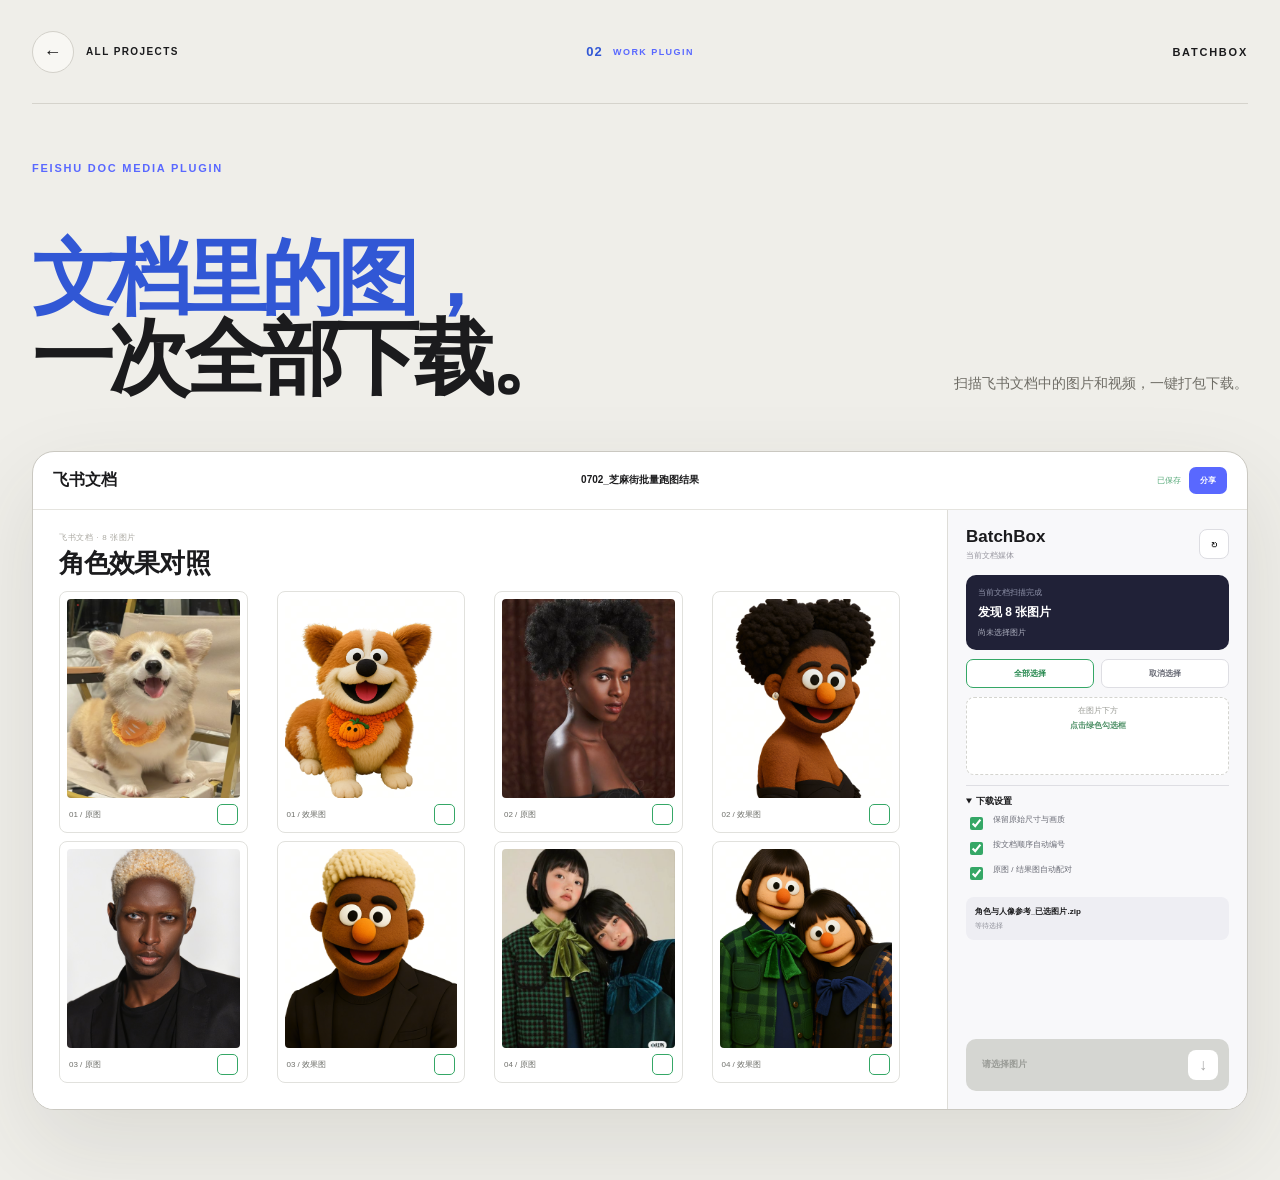
<file: public/batch-box/index.html>
<!doctype html><html lang="zh-CN"><head><meta charset="utf-8"><meta name="viewport" content="width=device-width,initial-scale=1"><title>BatchBox — 飞书文档媒体下载</title><link rel="stylesheet" href="./style.css"><link rel="stylesheet" href="./selection.css"></head><body>
<header class="pagebar"><div class="pagebar-inner"><a class="project-back" href="../#projects-vibecoding" aria-label="返回全部项目"><span aria-hidden="true">←</span><small>ALL PROJECTS</small></a><div class="page-id"><i>02</i><span>WORK PLUGIN</span></div><b>BATCHBOX</b></div></header>
<main><section class="intro"><p>FEISHU DOC MEDIA PLUGIN</p><h1>文档里的图，<br>一次全部下载。</h1><span>扫描飞书文档中的图片和视频，一键打包下载。</span></section>
<section class="demo" data-doc-downloader>
  <header class="feishu-top"><strong>飞书文档</strong><span>0702_芝麻街批量跑图结果</span><div><i>已保存</i><b>分享</b></div></header>
  <div class="layout">
    <article class="document">
      <div class="doc-meta">飞书文档 · 8 张图片</div><h2>角色效果对照</h2>
      <section class="media-grid">
        <figure data-selectable><img src="./media/asset-06.png" alt="小狗原图"><figcaption><span>01 / 原图</span><button type="button" aria-label="选择小狗原图">✓</button></figcaption></figure>
        <figure data-selectable><img src="./media/asset-02.png" alt="小狗效果图"><figcaption><span>01 / 效果图</span><button type="button" aria-label="选择小狗效果图">✓</button></figcaption></figure>
        <figure data-selectable><img src="./media/asset-03.png" alt="女性人像原图"><figcaption><span>02 / 原图</span><button type="button" aria-label="选择女性人像原图">✓</button></figcaption></figure>
        <figure data-selectable><img src="./media/asset-01.png" alt="女性人像效果图"><figcaption><span>02 / 效果图</span><button type="button" aria-label="选择女性人像效果图">✓</button></figcaption></figure>
        <figure data-selectable><img src="./media/asset-07.png" alt="男性人像原图"><figcaption><span>03 / 原图</span><button type="button" aria-label="选择男性人像原图">✓</button></figcaption></figure>
        <figure data-selectable><img src="./media/asset-04.png" alt="男性人像效果图"><figcaption><span>03 / 效果图</span><button type="button" aria-label="选择男性人像效果图">✓</button></figcaption></figure>
        <figure data-selectable><img src="./media/asset-05.png" alt="双人原图"><figcaption><span>04 / 原图</span><button type="button" aria-label="选择双人原图">✓</button></figcaption></figure>
        <figure data-selectable><img src="./media/asset-08.png" alt="双人效果图"><figcaption><span>04 / 效果图</span><button type="button" aria-label="选择双人效果图">✓</button></figcaption></figure>
      </section>
    </article>
    <aside class="plugin">
      <header><div><strong>BatchBox</strong><small>当前文档媒体</small></div><button type="button" data-rescan>↻</button></header>
      <div class="found"><small>当前文档扫描完成</small><strong data-found>发现 8 张图片</strong><span data-selected>尚未选择图片</span></div>
      <div class="quick-actions"><button type="button" data-select-all>全部选择</button><button type="button" data-clear>取消选择</button></div>
      <div class="selection-preview" data-preview><div><span>在图片下方</span><strong>点击绿色勾选框</strong></div></div>
      <details open><summary>下载设置</summary><label><input type="checkbox" checked> 保留原始尺寸与画质</label><label><input type="checkbox" checked> 按文档顺序自动编号</label><label><input type="checkbox" checked> 原图 / 结果图自动配对</label></details>
      <div class="folder"><span>角色与人像参考_已选图片.zip</span><small data-folder-copy>等待选择</small></div>
      <button class="download" type="button" data-download disabled><span data-button-copy>请选择图片</span><b>↓</b></button>
      <div class="progress" data-progress><i></i><span>正在读取文档媒体…</span></div>
    </aside>
  </div><div class="toast" data-toast>ZIP 已生成</div>
</section></main><script src="./script.js"></script><script>
(()=>{const videos=document.querySelectorAll('video[data-src]');const reduced=matchMedia('(prefers-reduced-motion: reduce)').matches;const io=new IntersectionObserver(entries=>entries.forEach(({target:v,isIntersecting})=>{if(isIntersecting){if(v.dataset.src){v.src=v.dataset.src;delete v.dataset.src;v.load();}if(v.autoplay&&!reduced)v.play().catch(()=>{v.controls=true;});}else v.pause();}),{rootMargin:'120px 0px',threshold:0.01});videos.forEach(v=>{v.playsInline=true;v.addEventListener('error',()=>{v.controls=true;});if(reduced)v.controls=true;io.observe(v);});})();
</script>
</body></html>
</file>
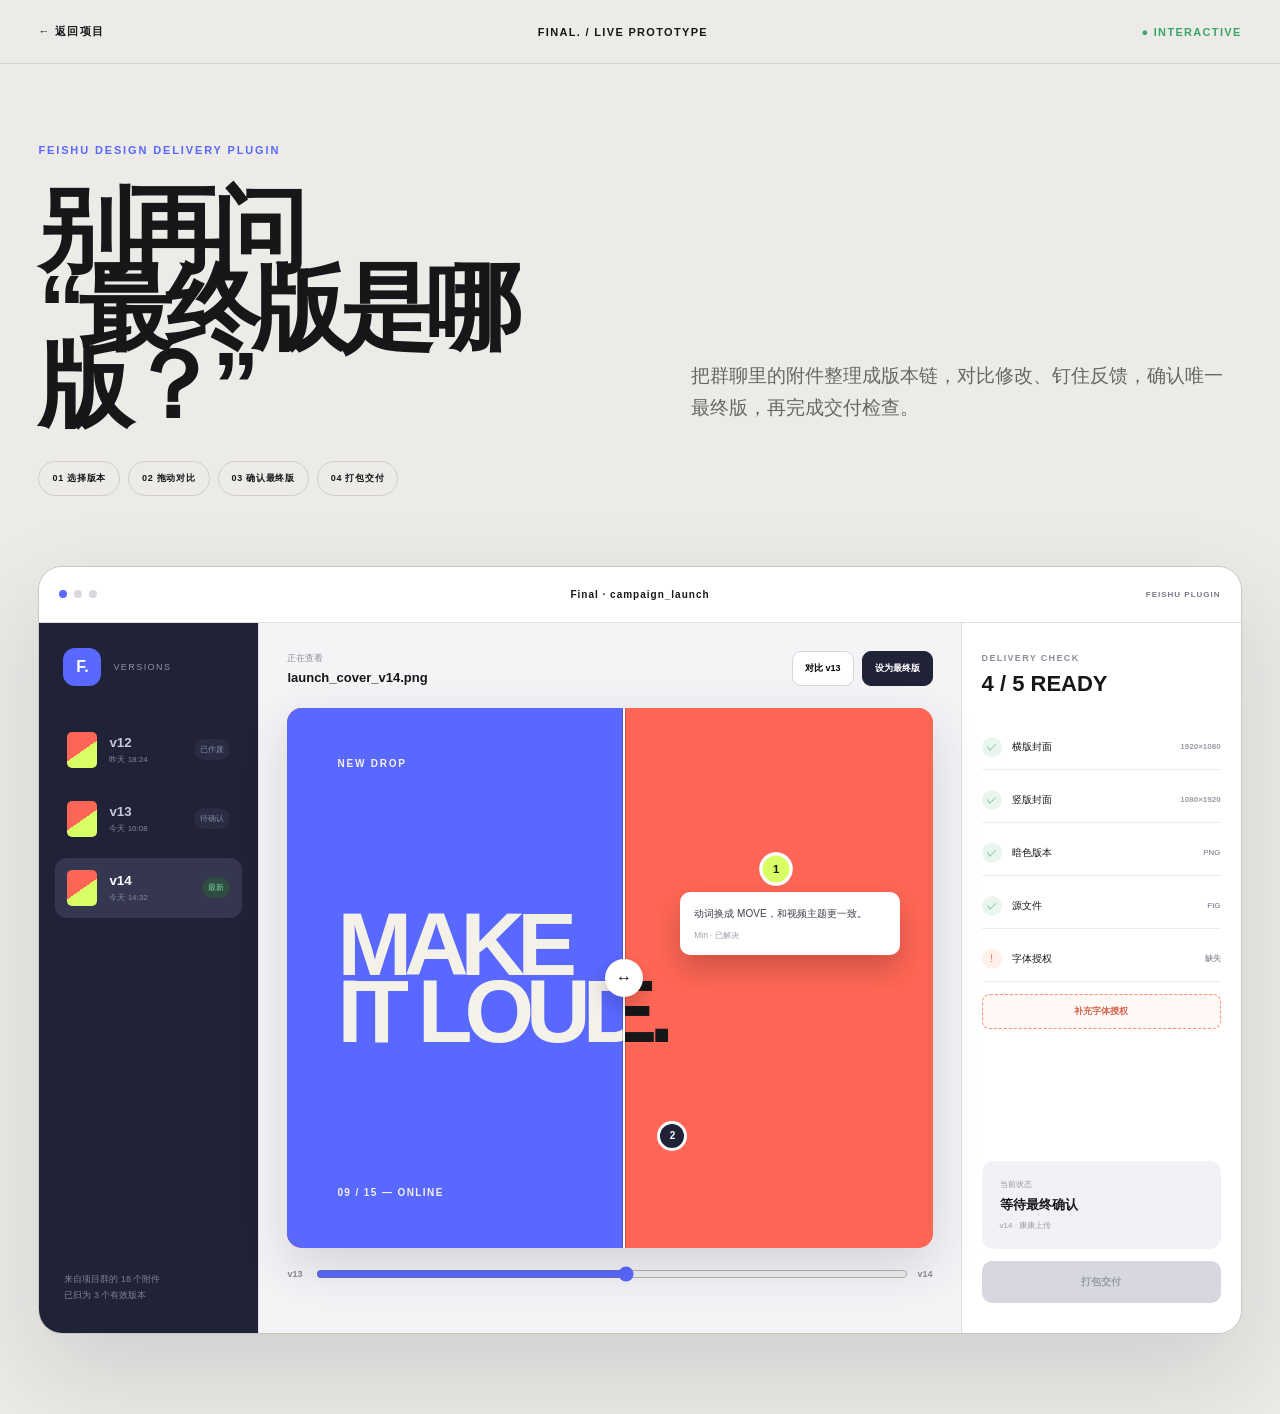
<file: public/final-plugin/index.html>
<!doctype html>
<html lang="zh-CN">
<head>
  <meta charset="utf-8" />
  <meta name="viewport" content="width=device-width,initial-scale=1" />
  <title>Final. — Feishu Design Delivery Plugin</title>
  <link rel="stylesheet" href="./style.css" />
</head>
<body>
  <header class="page-bar"><a href="../#projects-vibecoding">← 返回项目</a><span>FINAL. / LIVE PROTOTYPE</span><i>● INTERACTIVE</i></header>
  <main>
    <section class="intro">
      <p>FEISHU DESIGN DELIVERY PLUGIN</p>
      <h1>别再问<br />“最终版是哪版？”</h1>
      <span>把群聊里的附件整理成版本链，对比修改、钉住反馈，确认唯一最终版，再完成交付检查。</span>
      <div><b>01 选择版本</b><b>02 拖动对比</b><b>03 确认最终版</b><b>04 打包交付</b></div>
    </section>
    <section class="plugin" data-final-plugin>
      <header class="plugin-top"><div><i></i><i></i><i></i></div><span>Final · campaign_launch</span><b>FEISHU PLUGIN</b></header>
      <div class="plugin-body">
        <aside class="versions">
          <div class="logo"><strong>F.</strong><span>VERSIONS</span></div>
          <button type="button" data-version="12"><i></i><div><strong>v12</strong><small>昨天 18:24</small></div><em>已作废</em></button>
          <button type="button" data-version="13"><i></i><div><strong>v13</strong><small>今天 10:08</small></div><em>待确认</em></button>
          <button class="active" type="button" data-version="14"><i></i><div><strong>v14</strong><small>今天 14:32</small></div><em>最新</em></button>
          <p>来自项目群的 18 个附件<br />已归为 3 个有效版本</p>
        </aside>
        <section class="review">
          <div class="review-head"><div><small>正在查看</small><strong data-file>launch_cover_v14.png</strong></div><div><button type="button" data-compare>对比 v13</button><button class="approve" type="button" data-approve>设为最终版</button></div></div>
          <div class="canvas" data-canvas>
            <div class="art new"><small>NEW DROP</small><strong>MAKE<br />IT MOVE.</strong><span>09 / 16 — ONLINE</span></div>
            <div class="art old"><small>NEW DROP</small><strong>MAKE<br />IT LOUD.</strong><span>09 / 15 — ONLINE</span></div>
            <i class="split"><b>↔</b></i>
            <button class="pin pin-a active" type="button" data-pin="a">1</button>
            <button class="pin pin-b" type="button" data-pin="b">2</button>
            <div class="note" data-note>动词换成 MOVE，和视频主题更一致。<small>Min · 已解决</small></div>
          </div>
          <label class="range-label"><span>v13</span><input data-range type="range" min="8" max="92" value="52" /><span>v14</span></label>
        </section>
        <aside class="delivery">
          <header><small>DELIVERY CHECK</small><strong data-count>4 / 5 READY</strong></header>
          <ul>
            <li class="done"><i>✓</i><span>横版封面</span><b>1920×1080</b></li>
            <li class="done"><i>✓</i><span>竖版封面</span><b>1080×1920</b></li>
            <li class="done"><i>✓</i><span>暗色版本</span><b>PNG</b></li>
            <li class="done"><i>✓</i><span>源文件</span><b>FIG</b></li>
            <li class="license" data-license><i>!</i><span>字体授权</span><b>缺失</b></li>
          </ul>
          <button class="fix" type="button" data-fix>补充字体授权</button>
          <div class="status"><span>当前状态</span><strong data-status>等待最终确认</strong><small data-owner>v14 · 康康上传</small></div>
          <button class="package" type="button" data-package disabled>打包交付</button>
        </aside>
      </div>
      <div class="toast" data-toast>最终版已确认</div>
    </section>
  </main>
  <script src="./script.js"></script>
<script>
(()=>{const videos=document.querySelectorAll('video[data-src]');const reduced=matchMedia('(prefers-reduced-motion: reduce)').matches;const io=new IntersectionObserver(entries=>entries.forEach(({target:v,isIntersecting})=>{if(isIntersecting){if(v.dataset.src){v.src=v.dataset.src;delete v.dataset.src;v.load();}if(v.autoplay&&!reduced)v.play().catch(()=>{v.controls=true;});}else v.pause();}),{rootMargin:'120px 0px',threshold:0.01});videos.forEach(v=>{v.playsInline=true;v.addEventListener('error',()=>{v.controls=true;});if(reduced)v.controls=true;io.observe(v);});})();
</script>
</body>
</html>
</file>
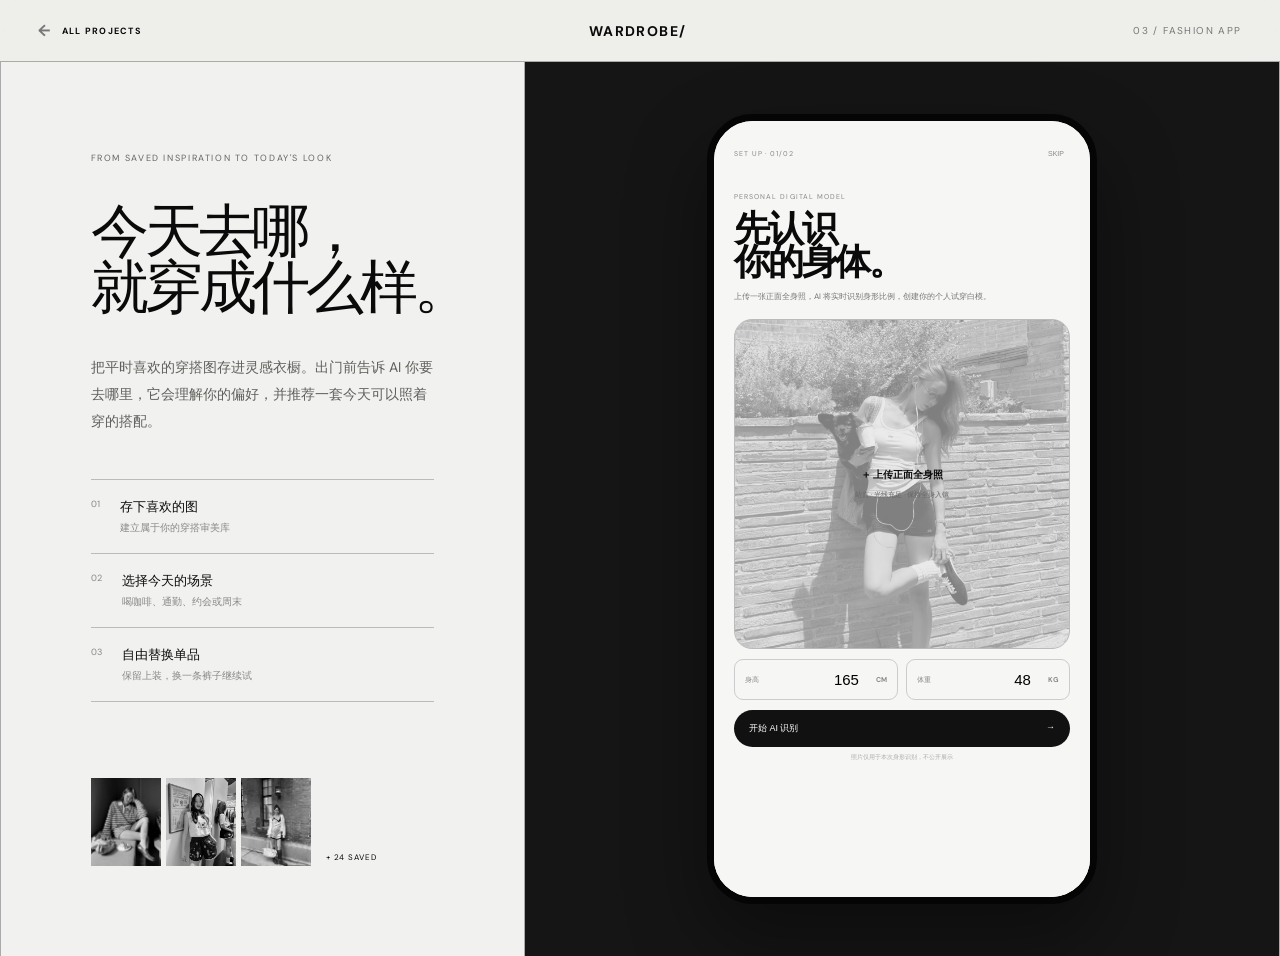
<file: public/fit-lab/index.html>
<!doctype html><html lang="zh-CN"><head><meta charset="utf-8"/><meta name="viewport" content="width=device-width,initial-scale=1"/><title>WARDROBE / AI 穿搭灵感</title><link rel="preconnect" href="https://fonts.googleapis.com"/><link rel="preconnect" href="https://fonts.gstatic.com" crossorigin/><link href="https://fonts.googleapis.com/css2?family=DM+Sans:wght@400;500;600;700&display=swap" rel="stylesheet"/><link rel="stylesheet" href="./style.css"/><link rel="stylesheet" href="./overrides.css"/><link rel="stylesheet" href="./upload-fixes.css"/></head><body>
<header class="topbar"><a href="../#projects-vibecoding"><span aria-hidden="true">←</span><small>ALL PROJECTS</small></a><b>WARDROBE/</b><span>03 / FASHION APP</span></header>
<main data-stylist>
  <section class="story"><p class="kicker">FROM SAVED INSPIRATION TO TODAY'S LOOK</p><h1><span>今天去哪，</span><span>就穿成什么样。</span></h1><p class="lead">把平时喜欢的穿搭图存进灵感衣橱。出门前告诉 AI 你要去哪里，它会理解你的偏好，并推荐一套今天可以照着穿的搭配。</p><ol><li><i>01</i><span><b>存下喜欢的图</b><small>建立属于你的穿搭审美库</small></span></li><li><i>02</i><span><b>选择今天的场景</b><small>喝咖啡、通勤、约会或周末</small></span></li><li><i>03</i><span><b>自由替换单品</b><small>保留上装，换一条裤子继续试</small></span></li></ol>
  <div class="sample-strip"><img src="./assets/look-stripe-polo.webp" alt="收藏穿搭图"/><img src="./assets/look-scarf.webp" alt="收藏穿搭图"/><img src="./assets/look-polka.webp" alt="收藏穿搭图"/><span>+ 24 SAVED</span></div></section>
  <section class="phone-wrap">
    <div class="phone">
      <section class="onboarding" data-onboarding>
        <div class="onboard-top"><span>SET UP · 01/02</span><button type="button" data-skip>SKIP</button></div>
        <div class="scan-copy"><small>PERSONAL DIGITAL MODEL</small><h2>先认识<br/>你的身体。</h2><p>上传一张正面全身照，AI 将实时识别身形比例，创建你的个人试穿白模。</p></div>
        <label class="upload-card"><input type="file" accept="image/*" data-upload/><img src="./assets/look-sport.webp" alt="全身照示例" data-upload-preview/><span data-upload-label><b>＋ 上传正面全身照</b><small>站直 · 光线充足 · 保持全身入镜</small></span><i data-scan-line></i></label>
        <div class="body-data"><label><span>身高</span><input type="number" value="165"/><b>CM</b></label><label><span>体重</span><input type="number" value="48"/><b>KG</b></label></div>
        <button class="scan-button" type="button" data-scan>开始 AI 识别 <span>→</span></button><p class="privacy">照片仅用于本次身形识别，不公开展示</p>
      </section>
      <div class="phone-status"><span>9:41</span><b>WARDROBE</b><span>•••</span></div>
      <div class="screen-head"><div><small>GOOD MORNING</small><h2>今天去哪？</h2></div><button type="button" data-save aria-label="收藏当前搭配">♡</button></div>
      <div class="occasions" data-filter="occasion"><button data-look="5">周末散步</button><button class="active" data-look="1">去喝咖啡</button><button data-look="3">逛店</button><button data-look="4">晚餐约会</button><button data-look="0">运动一下</button></div>
      <div class="ai-line"><span>✦</span><p><b>AI 正在根据 27 张收藏图搭配</b><small>19°C · 室内外 · 轻松但有造型感</small></p></div>
      <article class="result-card"><div class="mix-part mix-top"><img src="./assets/look-stripe-polo.webp" alt="当前上装灵感" data-model-top/></div><div class="mix-part mix-bottom"><img src="./assets/look-stripe-polo.webp" alt="当前下装灵感" data-model-bottom/></div><div class="mix-divider"><span>TOP</span><i></i><span>BOTTOM</span></div><div class="result-overlay"><span data-look-number>MIX 01</span><button type="button" data-next>整套换 ↻</button></div></article>
      <div class="swap-controls"><button type="button" data-swap-top><span>上装</span><b data-item-top>红灰条纹 Polo</b><i>↻</i></button><button type="button" data-swap-bottom><span>下装</span><b data-item-bottom>灰色棉质短裤</b><i>↻</i></button></div>
      <div class="look-copy"><div><small>AI RECOMMENDATION</small><h3 data-look-name>Quiet Café</h3></div><p data-look-description>复古条纹、灰色短裤与棕色乐福鞋，适合悠闲的下午咖啡。</p></div>
      <div class="pieces"><div><span>鞋履建议</span><b data-item-shoes>棕色乐福鞋</b></div><div><span>AI 风格</span><b>Saved Mix</b></div></div>
      <button class="generate" type="button" data-generate><span>✦</span><b>生成完整试穿效果</b><i>→</i></button>
      <section class="final-look" data-final-look><div class="final-top"><button type="button" data-close-final>← 继续调整</button><span>AI TRY-ON RESULT</span></div><div class="final-copy"><small>GENERATED ON YOUR MODEL</small><h2>这套，<br/>整体是这样。</h2></div><div class="final-image"><img src="./assets/look-navy.webp" alt="AI 生成的完整全身试穿效果" data-final-image/><span>AI GENERATED · FULL LOOK</span></div><div class="final-summary"><div><small>场景</small><b>下午咖啡</b></div><div><small>搭配评分</small><b>92 / 100</b></div><div><small>身形适配</small><b>比例平衡</b></div></div><div class="final-actions"><button type="button" data-close-final>不满意，继续换</button><button type="button" data-save-final>保存这套 ♥</button></div></section>
      <nav class="bottom-nav"><b>今天</b><span>灵感库</span><span>衣橱</span><span>我的</span></nav>
    </div>
  </section>
</main><script src="./app.js"></script><script>
(()=>{const videos=document.querySelectorAll('video[data-src]');const reduced=matchMedia('(prefers-reduced-motion: reduce)').matches;const io=new IntersectionObserver(entries=>entries.forEach(({target:v,isIntersecting})=>{if(isIntersecting){if(v.dataset.src){v.src=v.dataset.src;delete v.dataset.src;v.load();}if(v.autoplay&&!reduced)v.play().catch(()=>{v.controls=true;});}else v.pause();}),{rootMargin:'120px 0px',threshold:0.01});videos.forEach(v=>{v.playsInline=true;v.addEventListener('error',()=>{v.controls=true;});if(reduced)v.controls=true;io.observe(v);});})();
</script>
</body></html>
</file>
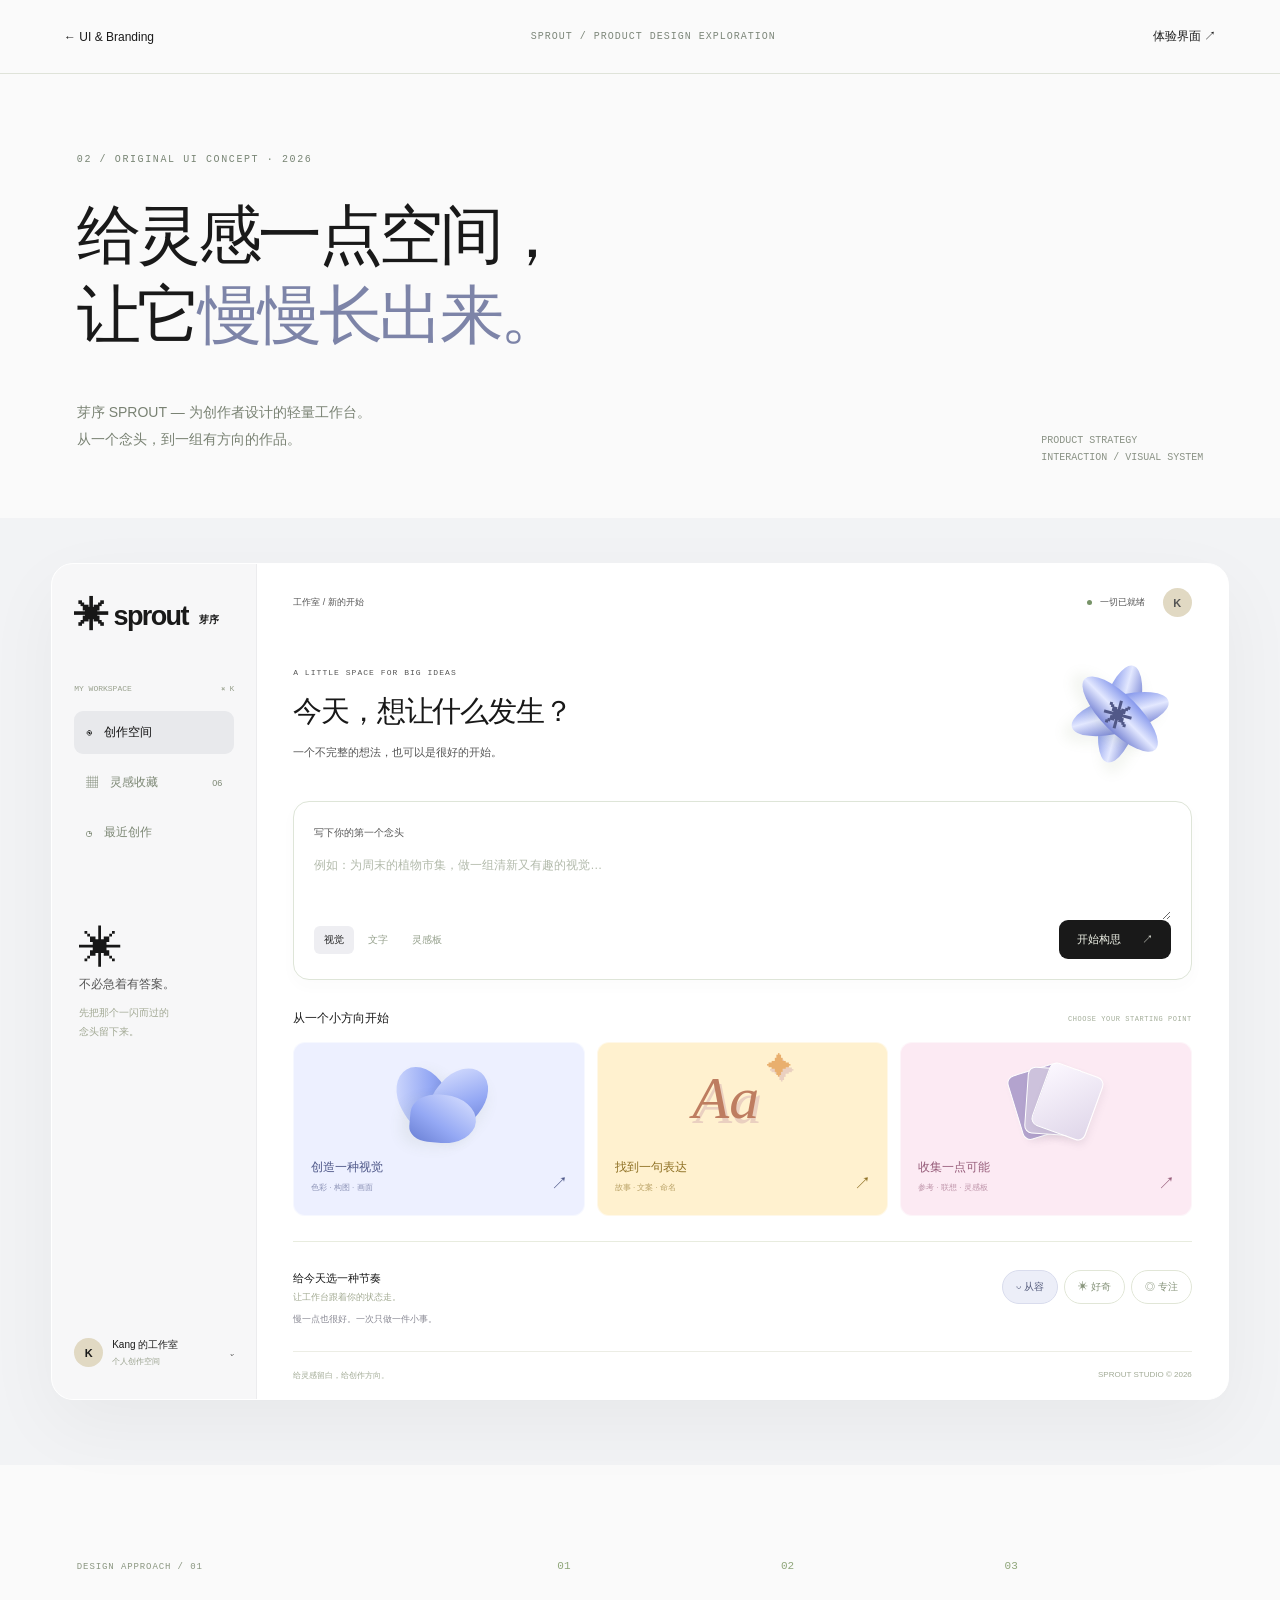
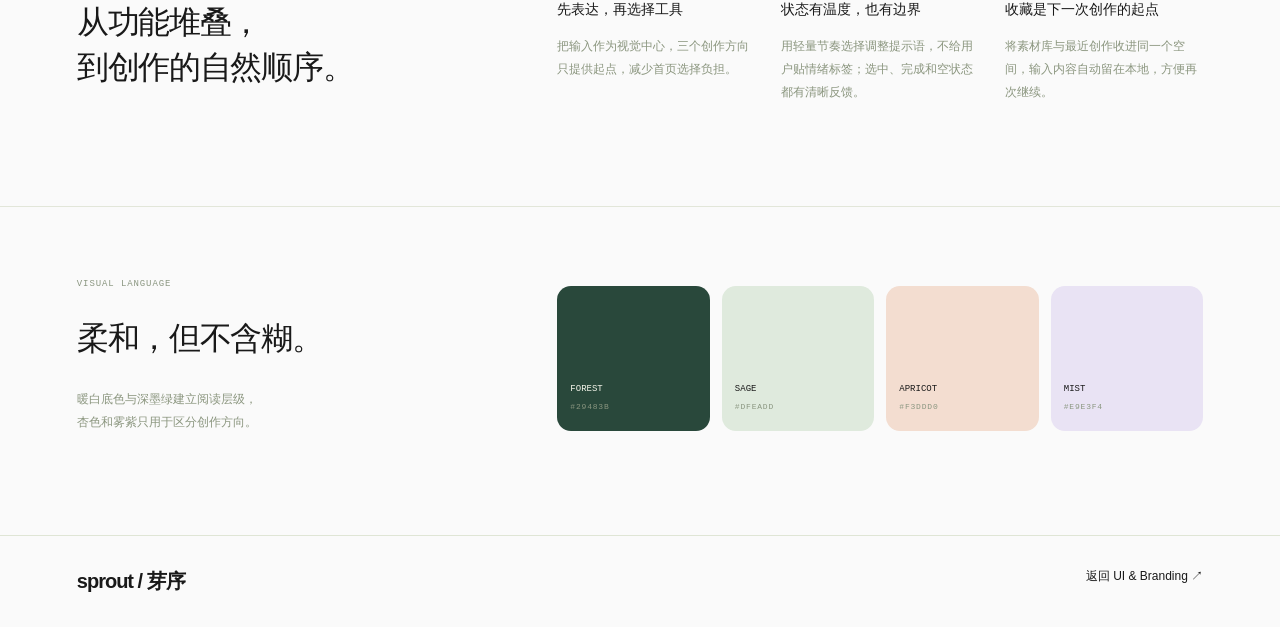
<file: public/idea-studio/index.html>
<!doctype html><html lang="zh-CN"><head><meta charset="utf-8"><meta name="viewport" content="width=device-width,initial-scale=1"><title>芽序 SPROUT — 灵感创作工作台</title><link rel="stylesheet" href="style.css"></head><body>
<header class="casebar"><a href="../#projects-video">← UI & Branding</a><span>SPROUT / PRODUCT DESIGN EXPLORATION</span><a href="#workspace">体验界面 ↗</a></header>
<main><section class="intro"><div class="eyebrow">02 / ORIGINAL UI CONCEPT · 2026</div><h1>给灵感一点空间，<br>让它<span>慢慢长出来。</span></h1><div class="intro-bottom"><p>芽序 SPROUT — 为创作者设计的轻量工作台。<br>从一个念头，到一组有方向的作品。</p><span>PRODUCT STRATEGY<br>INTERACTION / VISUAL SYSTEM</span></div></section>
<section id="workspace" class="stage"><div class="app"><aside><a class="wordmark" href="#workspace"><i>✳</i> sprout<span>芽序</span></a><div class="space-label">MY WORKSPACE <span>⌘ K</span></div><nav><button class="active" data-tab="home">◉ <span>创作空间</span></button><button data-tab="library">▦ <span>灵感收藏</span><small>06</small></button><button data-tab="history">◷ <span>最近创作</span></button></nav><div class="side-note"><span class="seed">✳</span><b>不必急着有答案。</b><p>先把那个一闪而过的<br>念头留下来。</p></div><div class="profile"><b>K</b><span>Kang 的工作室<small>个人创作空间</small></span><i>⌄</i></div></aside>
<div class="canvas"><header class="appbar"><span id="breadcrumb">工作室 / 新的开始</span><span><i class="online"></i> 一切已就绪 <b class="avatar">K</b></span></header>
<div id="home"><div class="greeting"><div><small>A LITTLE SPACE FOR BIG IDEAS</small><h2>今天，想让什么发生？</h2><p>一个不完整的想法，也可以是很好的开始。</p></div><div class="sculpture"><i></i><i></i><i></i><b>✳</b></div></div>
<form id="composer"><label for="idea">写下你的第一个念头</label><textarea id="idea" placeholder="例如：为周末的植物市集，做一组清新又有趣的视觉…" required></textarea><div class="composer-tools"><div class="mode-switch"><button type="button" class="chosen" data-mode="视觉">视觉</button><button type="button" data-mode="文字">文字</button><button type="button" data-mode="灵感板">灵感板</button></div><button class="submit" type="submit">开始构思 <span>↗</span></button></div></form>
<div class="section-heading"><h3>从一个小方向开始</h3><span>CHOOSE YOUR STARTING POINT</span></div><div class="starter-grid"><button class="starter mint" data-prompt="为一家独立植物店设计一套品牌视觉"><span class="object petals"><i></i><i></i><i></i></span><b>创造一种视觉</b><small>色彩 · 构图 · 画面</small><em>↗</em></button><button class="starter peach" data-prompt="为一个慢生活品牌写一段温暖的开场白"><span class="object type-art">Aa<span>✦</span></span><b>找到一句表达</b><small>故事 · 文案 · 命名</small><em>↗</em></button><button class="starter lilac" data-prompt="整理一个关于未来生活方式的灵感板"><span class="object paper-art"><i></i><i></i><i></i></span><b>收集一点可能</b><small>参考 · 联想 · 灵感板</small><em>↗</em></button></div>
<div class="mood-strip"><div><b>给今天选一种节奏</b><small>让工作台跟着你的状态走。</small></div><div class="mood-options"><button class="selected" data-mood="从容">◡ 从容</button><button data-mood="好奇">✳ 好奇</button><button data-mood="专注">◎ 专注</button></div></div><p class="mood-message" id="mood-message" aria-live="polite">慢一点也很好。一次只做一件小事。</p></div>
<div id="library" hidden><div class="panel-title"><small>YOUR INSPIRATION GARDEN</small><h2>留住那些，让你停顿的瞬间。</h2><p>按方向筛选素材，给下一次创作留一点余地。</p></div><div class="filters"><button class="selected" data-filter="all">全部</button><button data-filter="visual">视觉</button><button data-filter="type">字体</button><button data-filter="color">配色</button></div><div class="library-grid" id="library-grid"></div></div>
<div id="history" hidden><div class="panel-title"><small>SMALL STEPS, REAL PROGRESS</small><h2>每一个开始，都算数。</h2></div><div id="history-list"></div></div>
<div id="result" hidden aria-live="polite"><div class="result-top"><span>✳ 构思已展开</span><button id="close-result" type="button">收起 ×</button></div><h3 id="result-title"></h3><p id="result-copy"></p><div class="direction-grid"><div><small>01 / FEELING</small><b>自然、有呼吸感</b></div><div><small>02 / PALETTE</small><b>苔绿 × 奶油白 × 杏色</b></div><div><small>03 / COMPOSITION</small><b>一个重点，充足留白</b></div></div><small class="demo-note">交互概念演示 · 展示预设创作方向，未连接生成服务</small></div>
<footer class="app-footer"><span>给灵感留白，给创作方向。</span><span>SPROUT STUDIO © 2026</span></footer></div></div></section>
<section class="design-notes"><div><small>DESIGN APPROACH / 01</small><h2>从功能堆叠，<br>到创作的自然顺序。</h2></div><div class="notes-grid"><article><b>01</b><h3>先表达，再选择工具</h3><p>把输入作为视觉中心，三个创作方向只提供起点，减少首页选择负担。</p></article><article><b>02</b><h3>状态有温度，也有边界</h3><p>用轻量节奏选择调整提示语，不给用户贴情绪标签；选中、完成和空状态都有清晰反馈。</p></article><article><b>03</b><h3>收藏是下一次创作的起点</h3><p>将素材库与最近创作收进同一个空间，输入内容自动留在本地，方便再次继续。</p></article></div></section>
<section class="system"><div><small>VISUAL LANGUAGE</small><h2>柔和，但不含糊。</h2><p>暖白底色与深墨绿建立阅读层级，<br>杏色和雾紫只用于区分创作方向。</p></div><div class="swatches"><span style="--c:#29483b">FOREST<small>#29483B</small></span><span style="--c:#dfeadd">SAGE<small>#DFEADD</small></span><span style="--c:#f3ddd0">APRICOT<small>#F3DDD0</small></span><span style="--c:#e9e3f4">MIST<small>#E9E3F4</small></span></div></section><footer class="page-footer"><b>sprout / 芽序</b><a href="../#projects-video">返回 UI & Branding ↗</a></footer></main><script src="app.js"></script><script>
(()=>{const videos=document.querySelectorAll('video[data-src]');const reduced=matchMedia('(prefers-reduced-motion: reduce)').matches;const io=new IntersectionObserver(entries=>entries.forEach(({target:v,isIntersecting})=>{if(isIntersecting){if(v.dataset.src){v.src=v.dataset.src;delete v.dataset.src;v.load();}if(v.autoplay&&!reduced)v.play().catch(()=>{v.controls=true;});}else v.pause();}),{rootMargin:'120px 0px',threshold:0.01});videos.forEach(v=>{v.playsInline=true;v.addEventListener('error',()=>{v.controls=true;});if(reduced)v.controls=true;io.observe(v);});})();
</script>
</body></html>
</file>
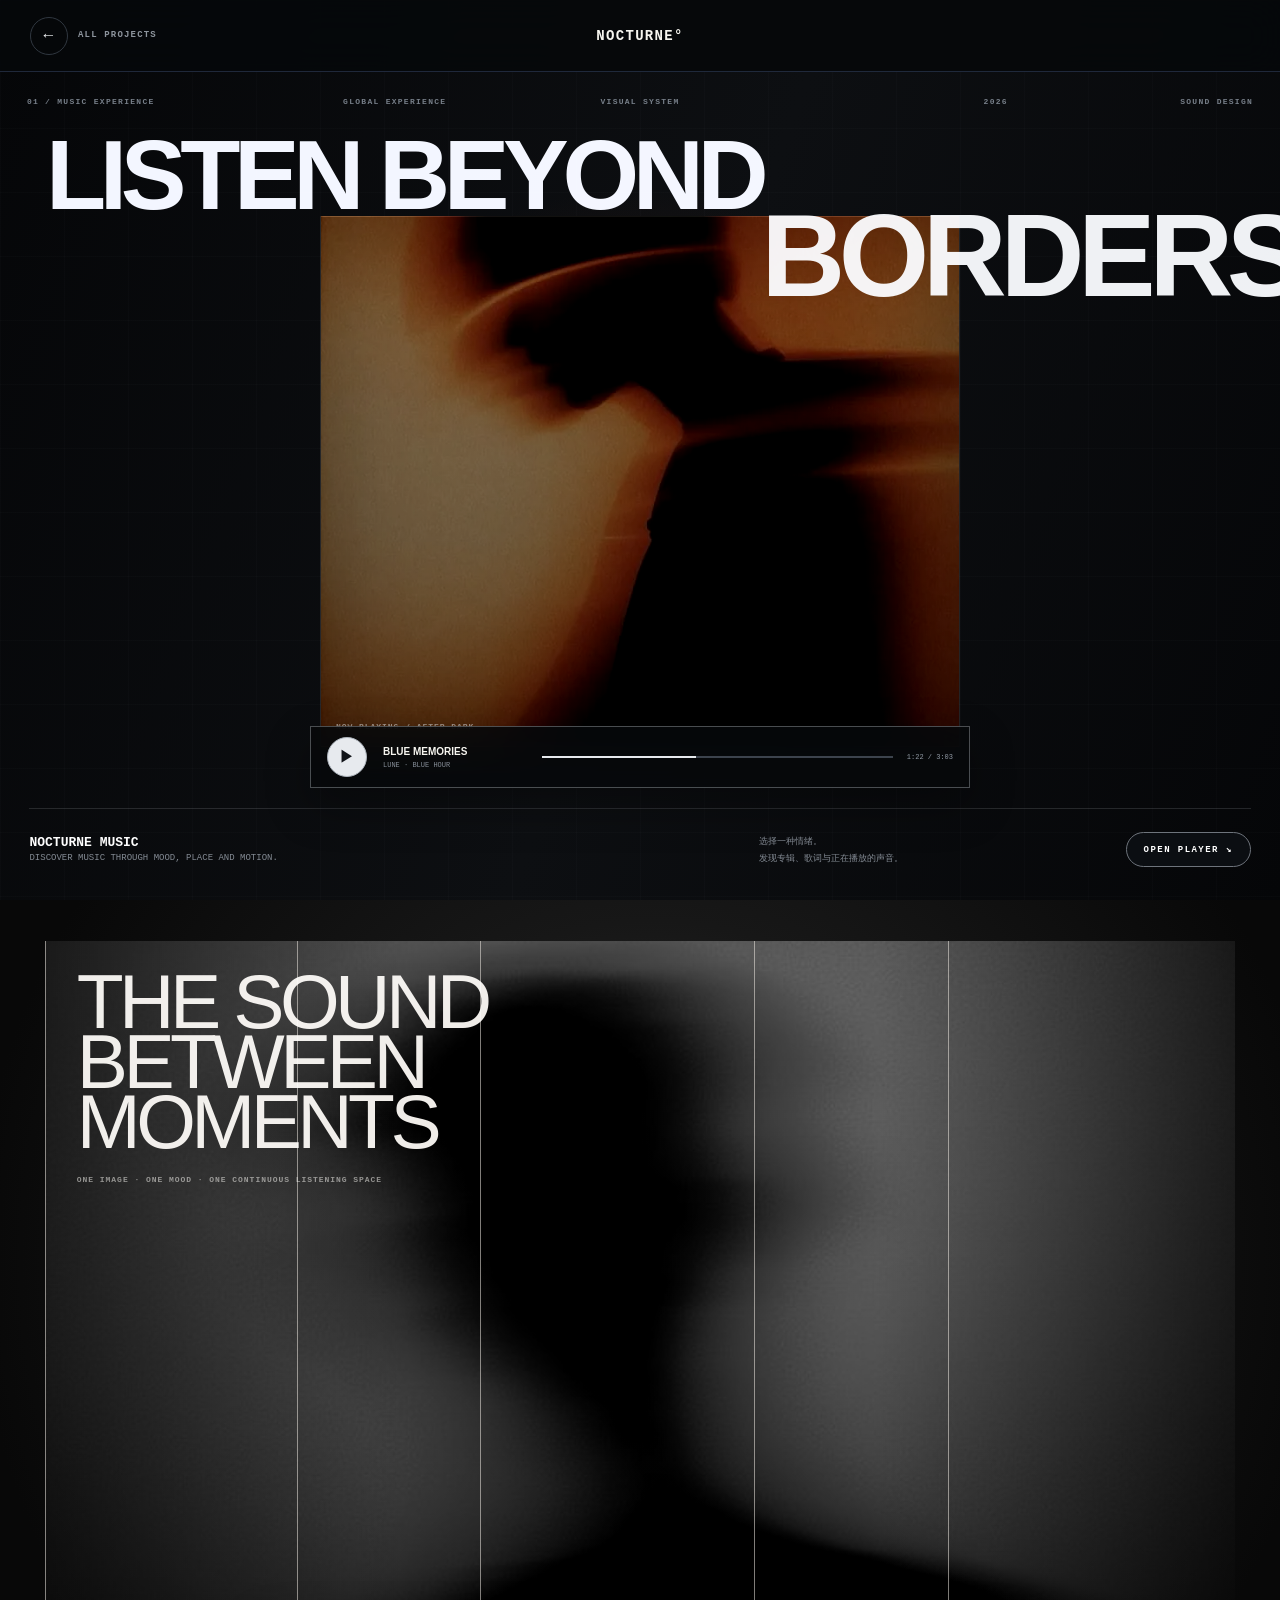
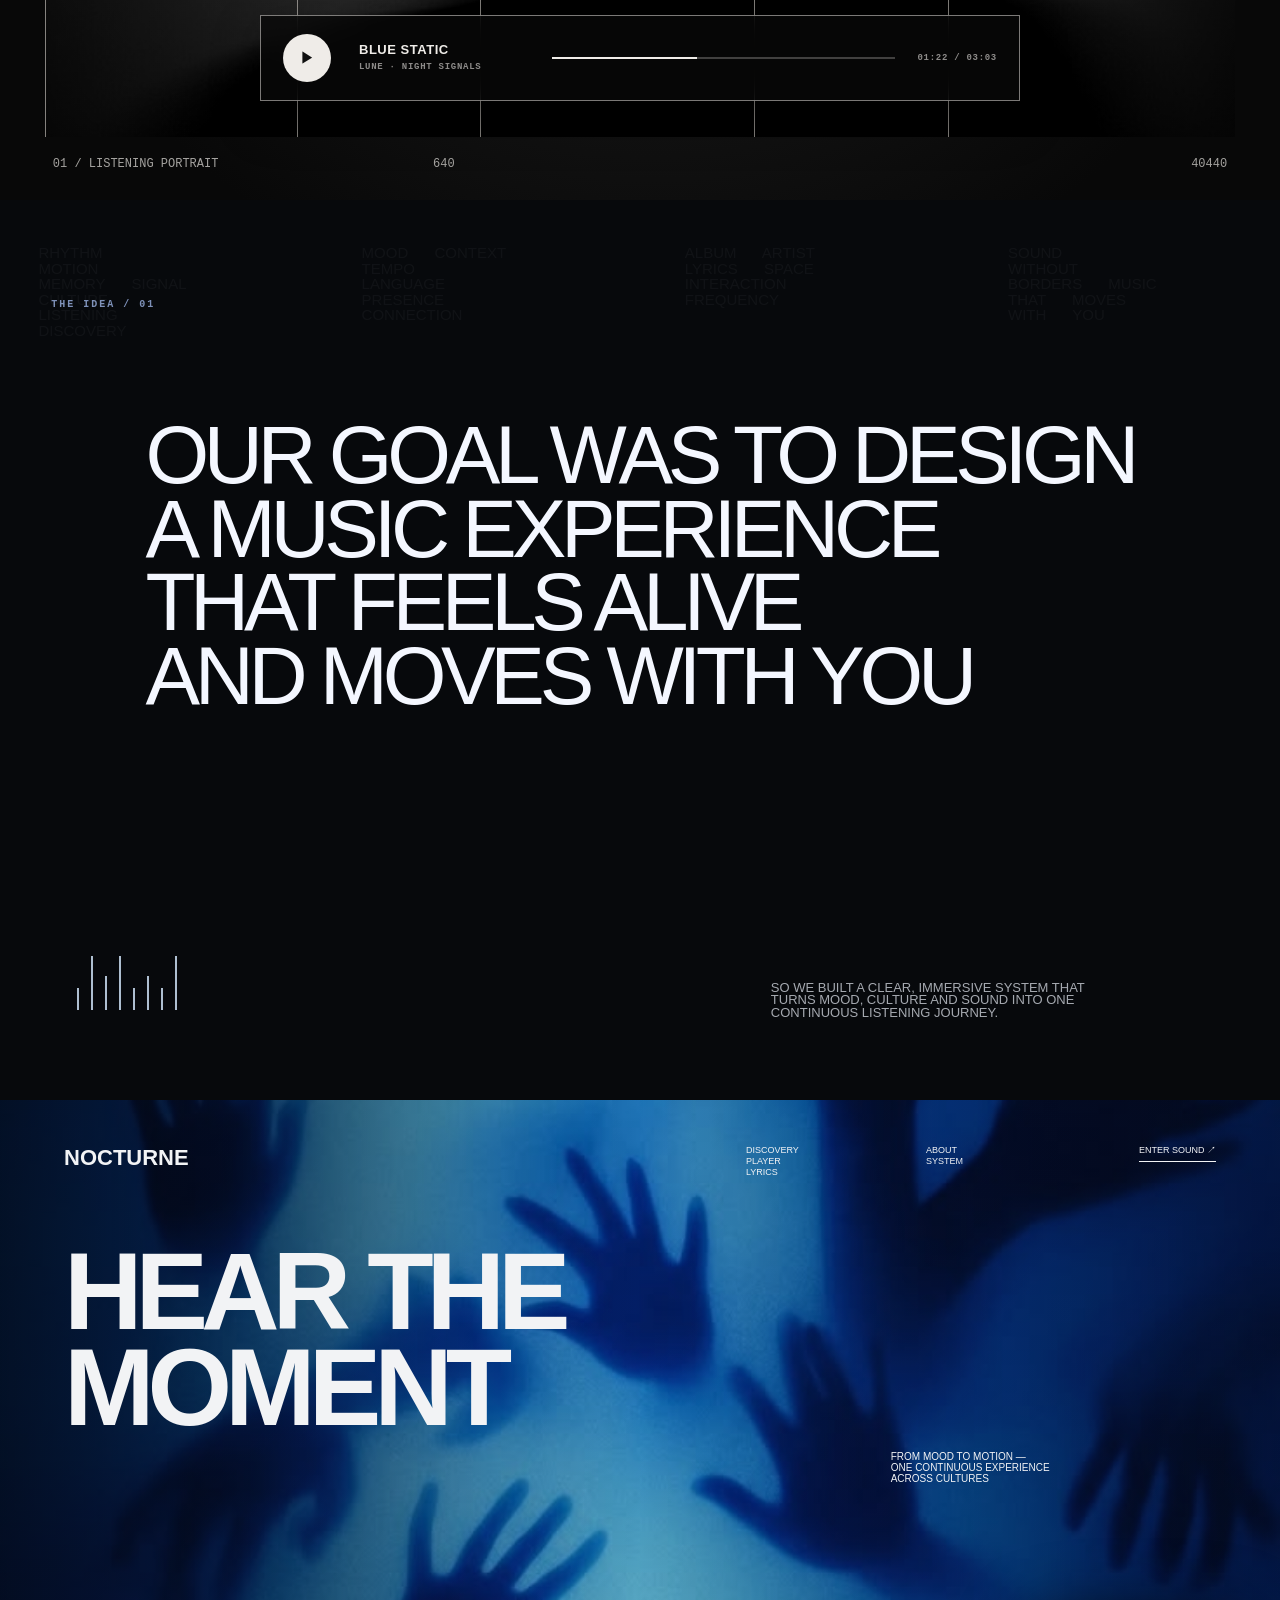
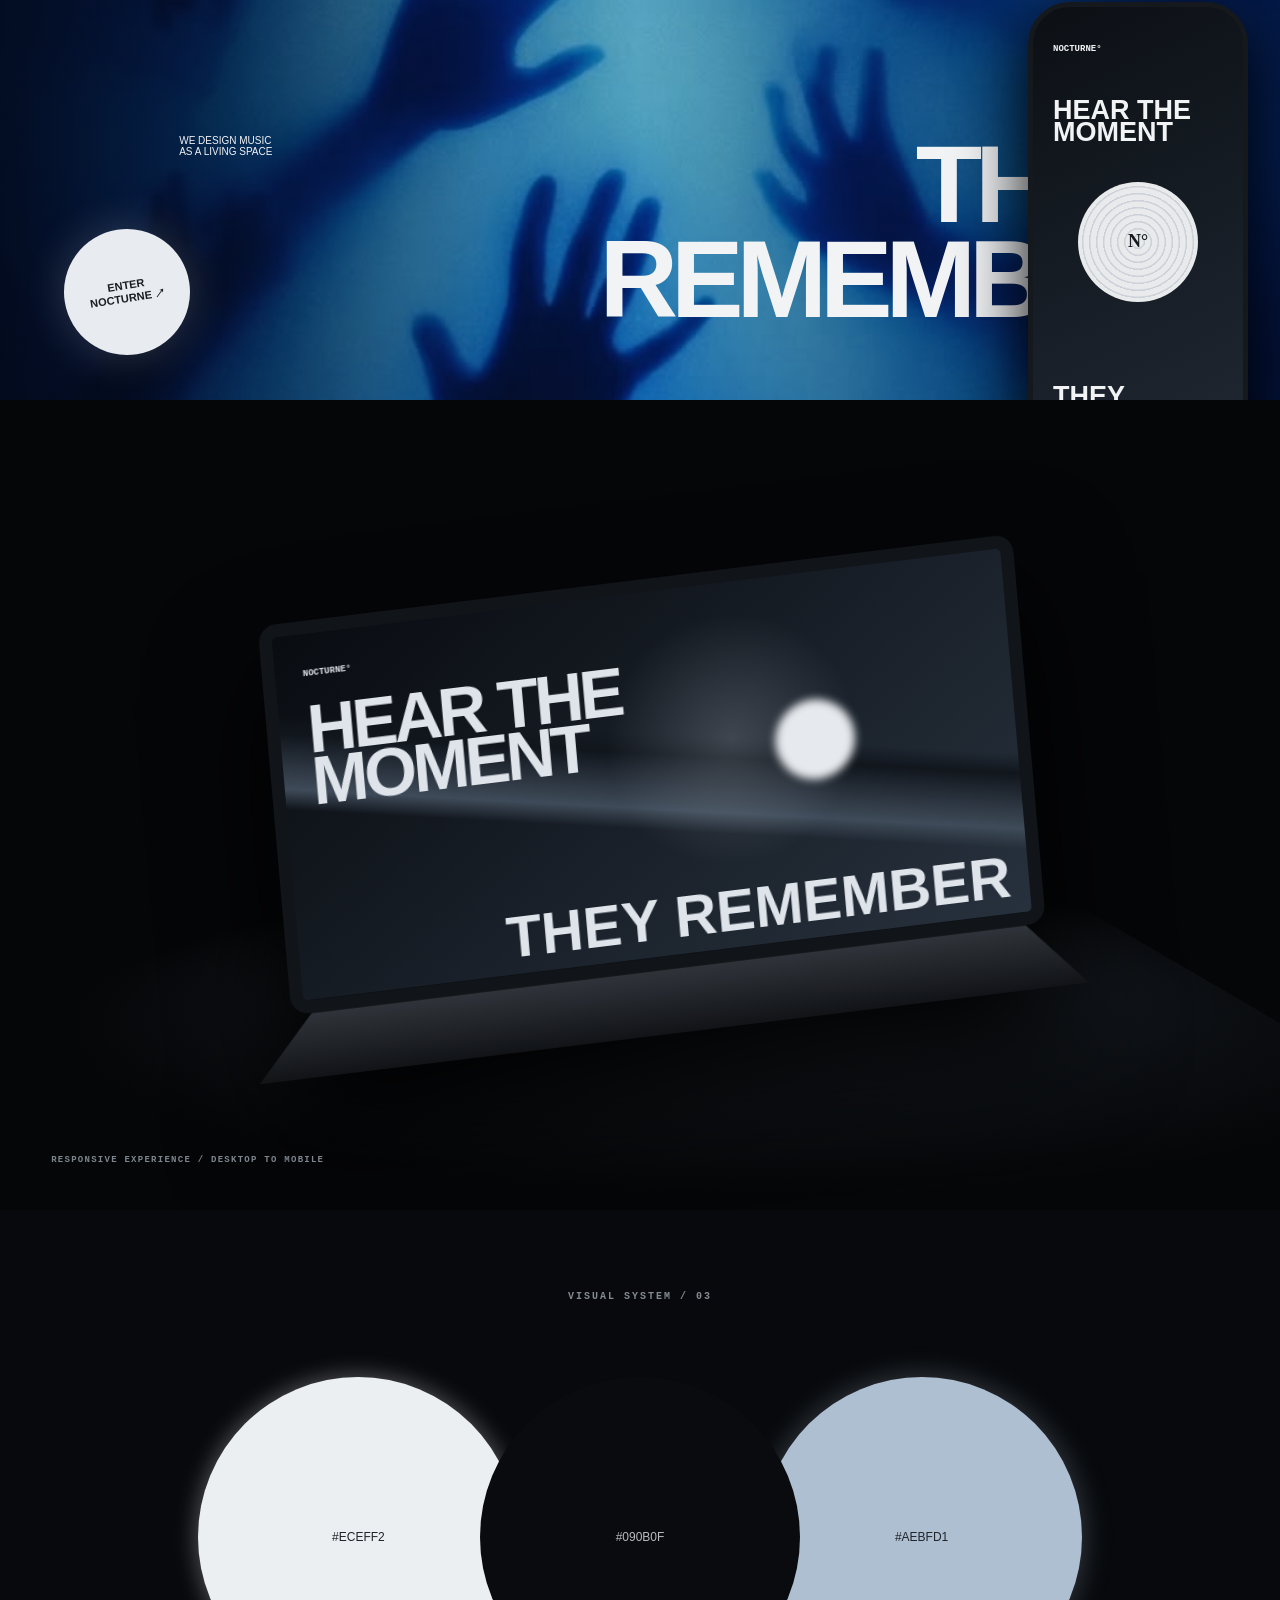
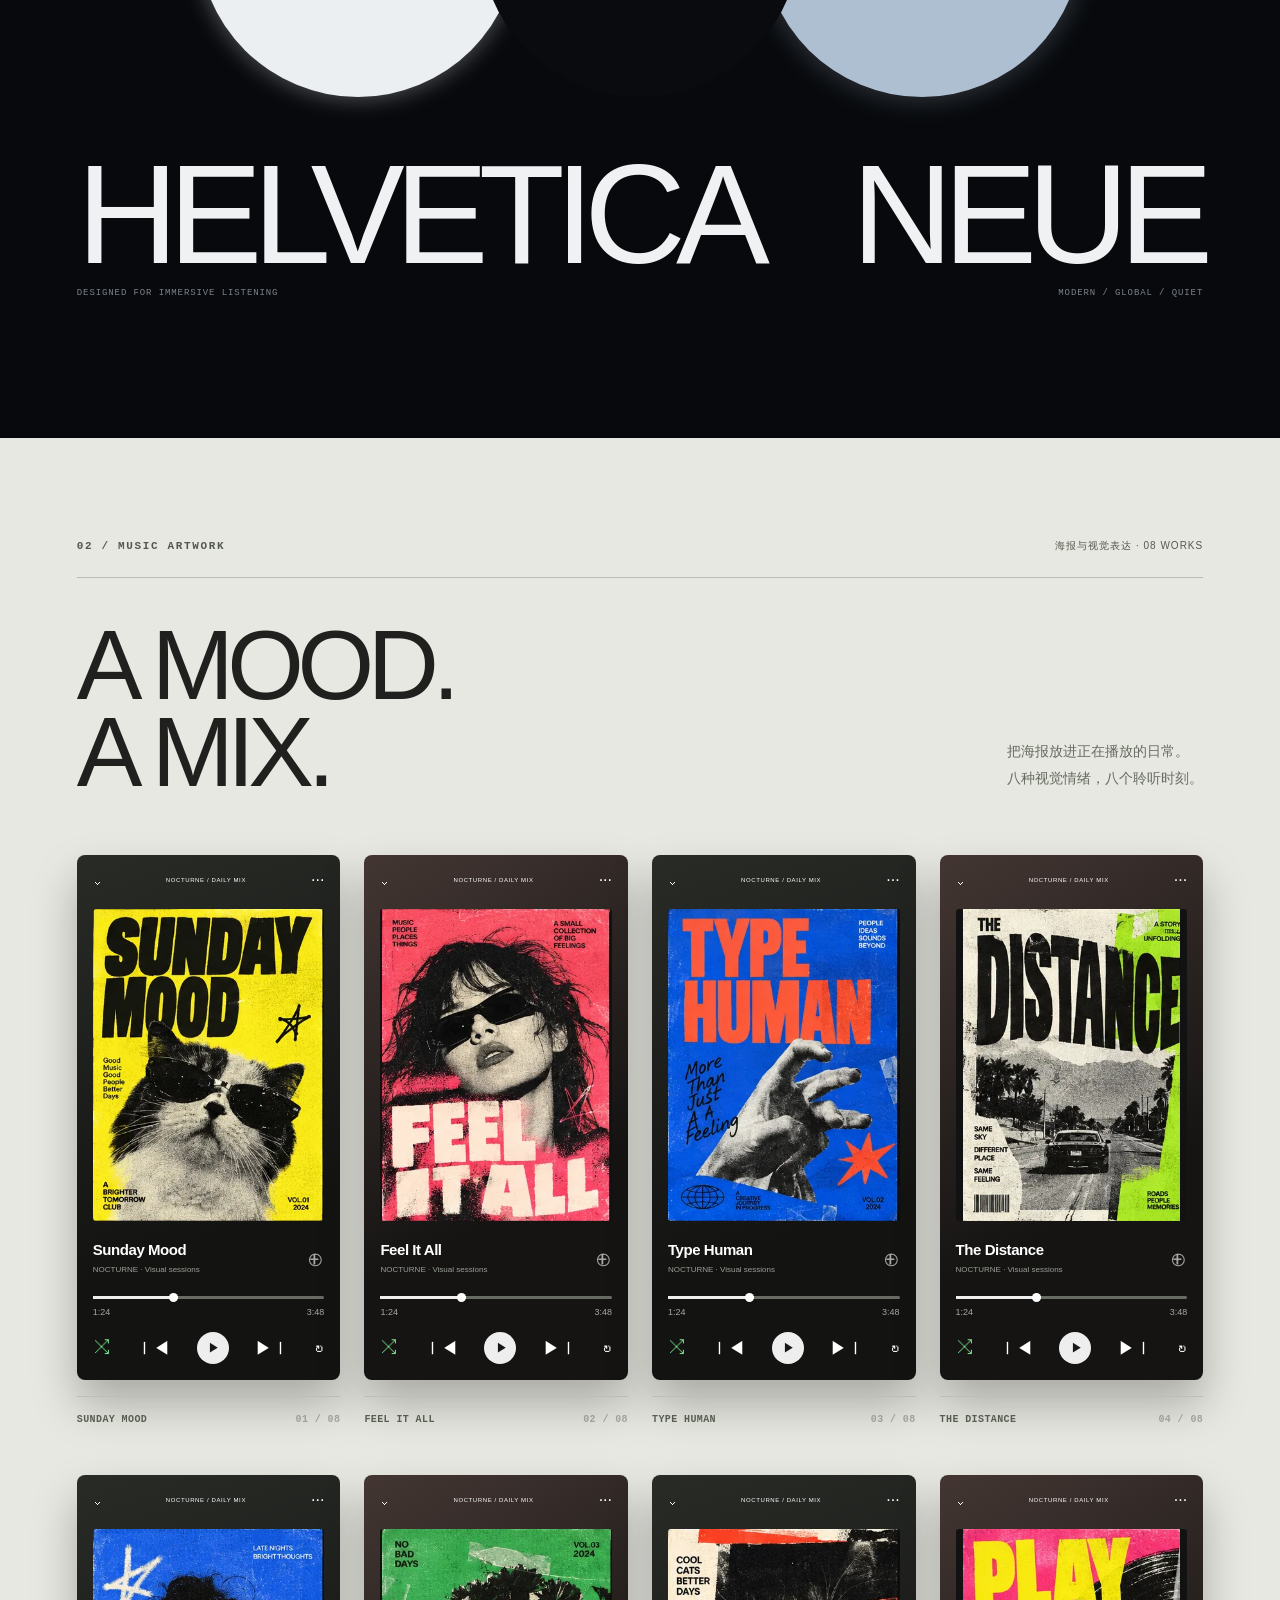
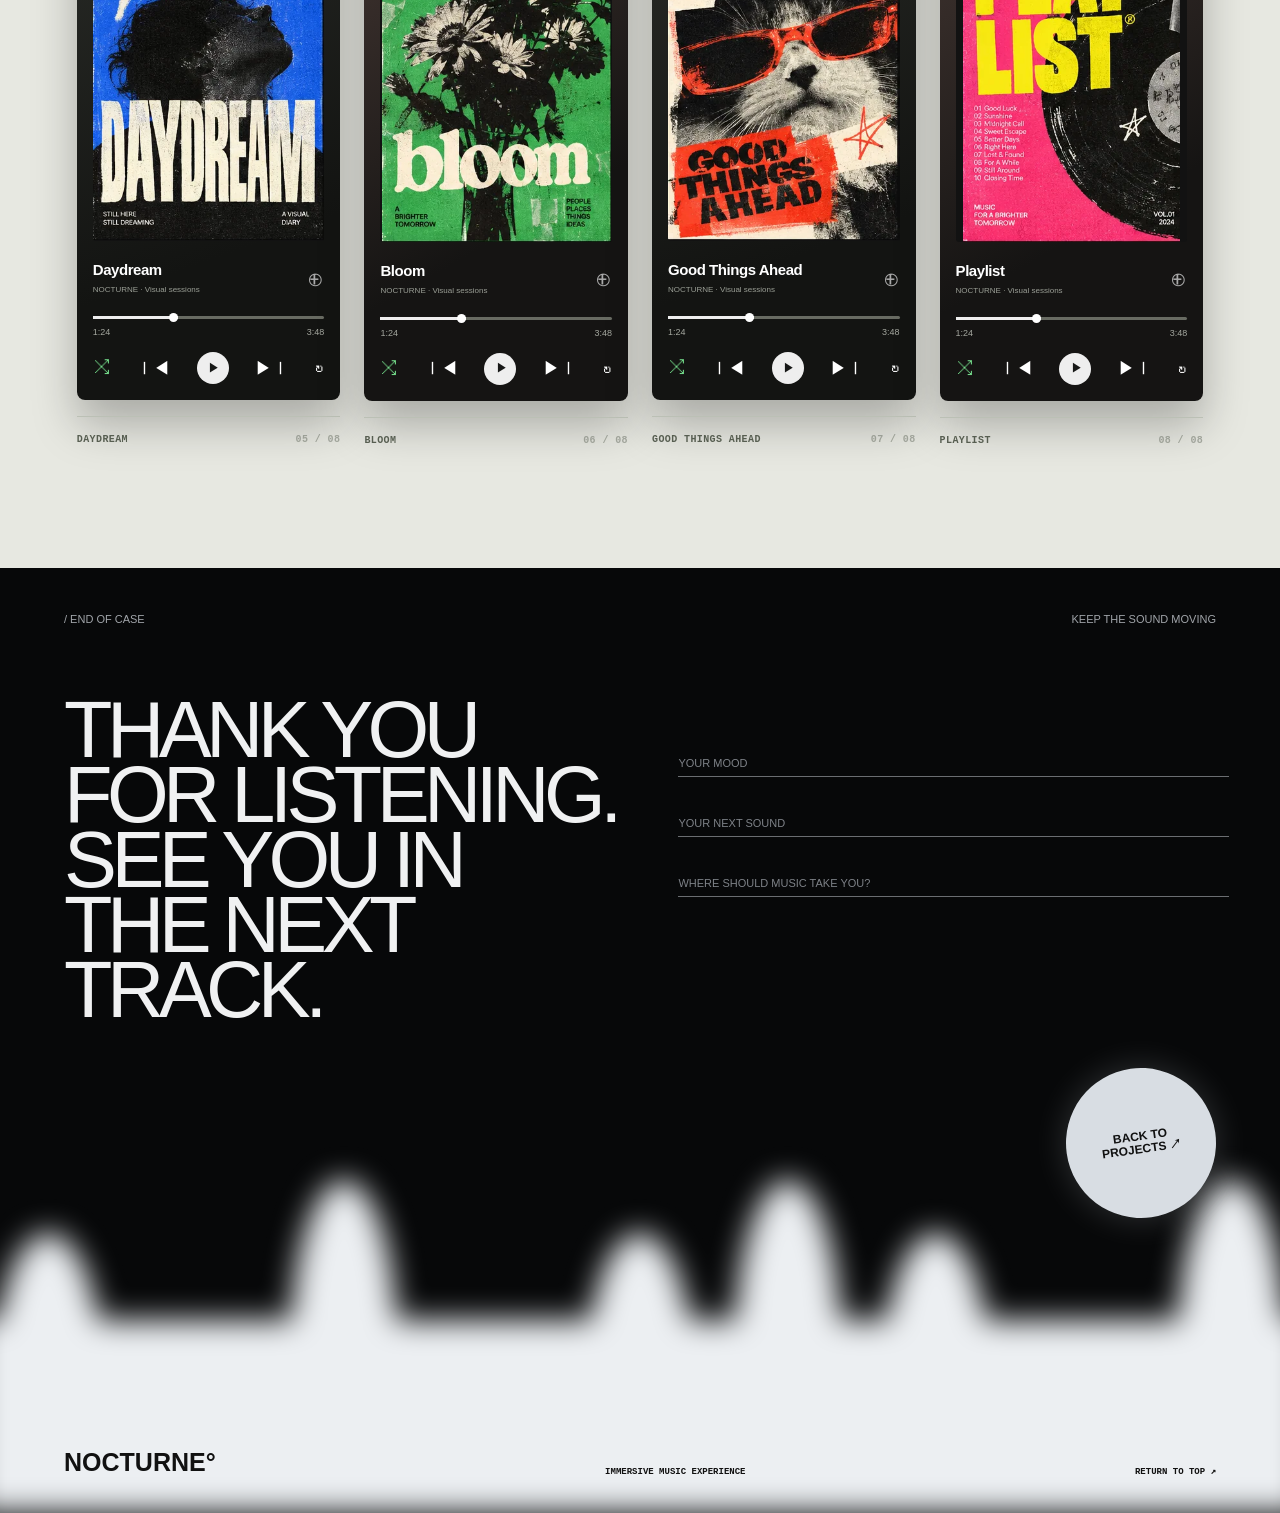
<file: public/music-lab/index.html>
<!doctype html>
<html lang="zh-CN">
<head><meta charset="utf-8" /><meta name="viewport" content="width=device-width,initial-scale=1" /><title>NOCTURNE — Spatial Music Experience</title><link rel="stylesheet" href="./style.css" /><link rel="stylesheet" href="./album-showcase.css" /></head>
<body>
<header class="case-nav"><a class="project-back" href="../#projects-vibecoding" aria-label="返回 Vibe Coding 项目列表"><i>←</i><small>ALL PROJECTS</small></a><b>NOCTURNE°</b></header>
<main>
<section id="music-product" class="intro echo-hero">
  <div class="hero-kicker"><span>01 / MUSIC EXPERIENCE</span><span>GLOBAL EXPERIENCE</span><span>VISUAL SYSTEM</span><span>2026</span></div>
  <div class="echo-title" aria-label="Listen beyond borders"><span>LISTEN BEYOND</span><span class="outline">BORDERS</span></div>
  <div class="echo-scene" aria-hidden="true"><div class="echo-figure figure-one"></div><div class="echo-figure figure-two"></div><div class="echo-figure figure-three"></div><div class="echo-ring ring-one"></div><div class="echo-ring ring-two"></div><div class="echo-core">N°</div></div>
  <div class="hero-player"><button type="button" id="heroPlay">▶</button><span><b>BLUE MEMORIES</b><small>LUNE · BLUE HOUR</small></span><div><i></i></div><em>1:22 / 3:03</em></div>
  <div class="hero-bottom"><p><b>NOCTURNE MUSIC</b><br />Discover music through mood, place and motion.</p><p>选择一种情绪。<br />发现专辑、歌词与正在播放的声音。</p><button class="scroll-cue" type="button">OPEN PLAYER ↘</button></div>
</section>
<section class="manifesto">
  <p class="eyebrow">THE IDEA / 01</p>
  <div class="manifesto-noise" aria-hidden="true"><span>RHYTHM MOTION MEMORY SIGNAL CULTURE LISTENING DISCOVERY</span><span>MOOD CONTEXT TEMPO LANGUAGE PRESENCE CONNECTION</span><span>ALBUM ARTIST LYRICS SPACE INTERACTION FREQUENCY</span><span>SOUND WITHOUT BORDERS MUSIC THAT MOVES WITH YOU</span></div>
  <h2>OUR GOAL WAS TO DESIGN<br />A MUSIC EXPERIENCE<br />THAT FEELS ALIVE<br />AND MOVES WITH YOU</h2>
  <p>SO WE BUILT A CLEAR, IMMERSIVE SYSTEM THAT TURNS MOOD, CULTURE AND SOUND INTO ONE CONTINUOUS LISTENING JOURNEY.</p>
  <div class="manifesto-meter"><i></i><i></i><i></i><i></i><i></i><i></i><i></i><i></i></div>
</section>
<section class="brand-stage">
  <div class="brand-art" aria-hidden="true"><i></i><i></i><i></i></div>
  <div class="brand-top"><b>NOCTURNE</b><span>DISCOVERY<br />PLAYER<br />LYRICS</span><span>ABOUT<br />SYSTEM</span><span>ENTER SOUND ↗</span></div>
  <h2 class="brand-line brand-line-a">HEAR THE<br />MOMENT</h2>
  <h2 class="brand-line brand-line-b">THEY<br />REMEMBER</h2>
  <p class="brand-note note-a">WE DESIGN MUSIC<br />AS A LIVING SPACE</p>
  <p class="brand-note note-b">FROM MOOD TO MOTION —<br />ONE CONTINUOUS EXPERIENCE<br />ACROSS CULTURES</p>
  <button class="brand-orb" type="button">ENTER<br />NOCTURNE ↗</button>
  <div class="brand-phone" aria-hidden="true"><small>NOCTURNE°</small><b>HEAR THE<br />MOMENT</b><div class="phone-disc">N°</div><strong>THEY<br />REMEMBER</strong></div>
</section>
<section class="silhouette-grid-stage" aria-label="Nocturne listening portrait">
  <div class="silhouette-grid-lines" aria-hidden="true"><i></i><i></i><i></i><i></i></div>
  <div class="silhouette-grid-image"></div>
  <div class="silhouette-grid-meta"><span>01 / LISTENING PORTRAIT</span><span>640</span><span>404</span><span>40</span></div>
  <div class="silhouette-grid-copy"><p>THE SOUND<br />BETWEEN<br />MOMENTS</p><small>ONE IMAGE · ONE MOOD · ONE CONTINUOUS LISTENING SPACE</small></div>
  <div class="silhouette-player" aria-label="Now playing Blue Static by Lune">
    <button type="button" aria-label="Play Blue Static">▶</button>
    <div class="silhouette-player-track"><strong>BLUE STATIC</strong><small>LUNE · NIGHT SIGNALS</small></div>
    <div class="silhouette-player-progress"><i></i></div>
    <time>01:22 / 03:03</time>
  </div>
</section>
<section class="device-scene" aria-label="Nocturne responsive showcase">
  <div class="material-grid"></div>
  <div class="laptop"><div class="laptop-screen"><small>NOCTURNE°</small><b>HEAR THE<br />MOMENT</b><span>THEY REMEMBER</span><i></i></div><div class="laptop-base"></div></div>
  <p>RESPONSIVE EXPERIENCE / DESKTOP TO MOBILE</p>
</section>
<section class="visual-system">
  <p class="eyebrow">VISUAL SYSTEM / 03</p>
  <div class="color-orbits"><i><b>#ECEFF2</b></i><i><b>#090B0F</b></i><i><b>#AEBFD1</b></i></div>
  <div class="type-sample"><span>HELVETICA</span><span>NEUE</span></div>
  <div class="type-caption"><span>DESIGNED FOR IMMERSIVE LISTENING</span><span>MODERN / GLOBAL / QUIET</span></div>
</section>
<section id="music-artwork" class="music-poster-gallery" aria-label="音乐视觉海报"><header><div class="music-chapter-label"><small>02 / MUSIC ARTWORK</small><span>海报与视觉表达 · 08 WORKS</span></div><div class="music-chapter-title"><h2>A MOOD.<br>A MIX.</h2><p>把海报放进正在播放的日常。<br>八种视觉情绪，八个聆听时刻。</p></div></header><div class="music-poster-grid"><figure><div class="album-player "><div class="album-player-top"><span>⌄</span><small>NOCTURNE / DAILY MIX</small><span>···</span></div><img src="./posters/poster_01.webp" alt="Sunday Mood 海报"/><div class="album-track"><div><strong>Sunday Mood</strong><small>NOCTURNE · Visual sessions</small></div><span>⊕</span></div><div class="album-progress"><i></i></div><div class="album-time"><span>1:24</span><span>3:48</span></div><div class="album-controls"><span>⤨</span><span>Ⅰ◀</span><span class="album-play">▶</span><span>▶Ⅰ</span><span>↻</span></div></div><figcaption><span>01 / 08</span>SUNDAY MOOD</figcaption></figure><figure><div class="album-player "><div class="album-player-top"><span>⌄</span><small>NOCTURNE / DAILY MIX</small><span>···</span></div><img src="./posters/poster_02.webp" alt="Feel It All 海报"/><div class="album-track"><div><strong>Feel It All</strong><small>NOCTURNE · Visual sessions</small></div><span>⊕</span></div><div class="album-progress"><i></i></div><div class="album-time"><span>1:24</span><span>3:48</span></div><div class="album-controls"><span>⤨</span><span>Ⅰ◀</span><span class="album-play">▶</span><span>▶Ⅰ</span><span>↻</span></div></div><figcaption><span>02 / 08</span>FEEL IT ALL</figcaption></figure><figure><div class="album-player "><div class="album-player-top"><span>⌄</span><small>NOCTURNE / DAILY MIX</small><span>···</span></div><img src="./posters/poster_03.webp" alt="Type Human 海报"/><div class="album-track"><div><strong>Type Human</strong><small>NOCTURNE · Visual sessions</small></div><span>⊕</span></div><div class="album-progress"><i></i></div><div class="album-time"><span>1:24</span><span>3:48</span></div><div class="album-controls"><span>⤨</span><span>Ⅰ◀</span><span class="album-play">▶</span><span>▶Ⅰ</span><span>↻</span></div></div><figcaption><span>03 / 08</span>TYPE HUMAN</figcaption></figure><figure><div class="album-player "><div class="album-player-top"><span>⌄</span><small>NOCTURNE / DAILY MIX</small><span>···</span></div><img src="./posters/poster_04.webp" alt="The Distance 海报"/><div class="album-track"><div><strong>The Distance</strong><small>NOCTURNE · Visual sessions</small></div><span>⊕</span></div><div class="album-progress"><i></i></div><div class="album-time"><span>1:24</span><span>3:48</span></div><div class="album-controls"><span>⤨</span><span>Ⅰ◀</span><span class="album-play">▶</span><span>▶Ⅰ</span><span>↻</span></div></div><figcaption><span>04 / 08</span>THE DISTANCE</figcaption></figure><figure><div class="album-player "><div class="album-player-top"><span>⌄</span><small>NOCTURNE / DAILY MIX</small><span>···</span></div><img src="./posters/poster_05.webp" alt="Daydream 海报"/><div class="album-track"><div><strong>Daydream</strong><small>NOCTURNE · Visual sessions</small></div><span>⊕</span></div><div class="album-progress"><i></i></div><div class="album-time"><span>1:24</span><span>3:48</span></div><div class="album-controls"><span>⤨</span><span>Ⅰ◀</span><span class="album-play">▶</span><span>▶Ⅰ</span><span>↻</span></div></div><figcaption><span>05 / 08</span>DAYDREAM</figcaption></figure><figure><div class="album-player "><div class="album-player-top"><span>⌄</span><small>NOCTURNE / DAILY MIX</small><span>···</span></div><img src="./posters/poster_06.webp" alt="Bloom 海报"/><div class="album-track"><div><strong>Bloom</strong><small>NOCTURNE · Visual sessions</small></div><span>⊕</span></div><div class="album-progress"><i></i></div><div class="album-time"><span>1:24</span><span>3:48</span></div><div class="album-controls"><span>⤨</span><span>Ⅰ◀</span><span class="album-play">▶</span><span>▶Ⅰ</span><span>↻</span></div></div><figcaption><span>06 / 08</span>BLOOM</figcaption></figure><figure><div class="album-player "><div class="album-player-top"><span>⌄</span><small>NOCTURNE / DAILY MIX</small><span>···</span></div><img src="./posters/poster_07.webp" alt="Good Things Ahead 海报"/><div class="album-track"><div><strong>Good Things Ahead</strong><small>NOCTURNE · Visual sessions</small></div><span>⊕</span></div><div class="album-progress"><i></i></div><div class="album-time"><span>1:24</span><span>3:48</span></div><div class="album-controls"><span>⤨</span><span>Ⅰ◀</span><span class="album-play">▶</span><span>▶Ⅰ</span><span>↻</span></div></div><figcaption><span>07 / 08</span>GOOD THINGS AHEAD</figcaption></figure><figure><div class="album-player "><div class="album-player-top"><span>⌄</span><small>NOCTURNE / DAILY MIX</small><span>···</span></div><img src="./posters/poster_08.webp" alt="Playlist 海报"/><div class="album-track"><div><strong>Playlist</strong><small>NOCTURNE · Visual sessions</small></div><span>⊕</span></div><div class="album-progress"><i></i></div><div class="album-time"><span>1:24</span><span>3:48</span></div><div class="album-controls"><span>⤨</span><span>Ⅰ◀</span><span class="album-play">▶</span><span>▶Ⅰ</span><span>↻</span></div></div><figcaption><span>08 / 08</span>PLAYLIST</figcaption></figure></div></section>
<footer class="closing">
  <div class="closing-top"><span>/ END OF CASE</span><span>KEEP THE SOUND MOVING</span></div>
  <h2>THANK YOU<br />FOR LISTENING.<br />SEE YOU IN<br />THE NEXT TRACK.</h2>
  <div class="closing-form"><label>YOUR MOOD</label><i></i><label>YOUR NEXT SOUND</label><i></i><label>WHERE SHOULD MUSIC TAKE YOU?</label><i></i></div>
  <a class="closing-orb" href="../#projects-vibecoding">BACK TO<br />PROJECTS ↗</a>
  <div class="closing-wave" aria-hidden="true"><i></i><i></i><i></i><i></i><i></i><i></i><i></i><i></i><i></i></div>
  <div class="closing-bottom"><b>NOCTURNE°</b><span>IMMERSIVE MUSIC EXPERIENCE</span><a href="../#top">RETURN TO TOP ↗</a></div>
</footer>
</main><script>
(()=>{const videos=document.querySelectorAll('video[data-src]');const reduced=matchMedia('(prefers-reduced-motion: reduce)').matches;const io=new IntersectionObserver(entries=>entries.forEach(({target:v,isIntersecting})=>{if(isIntersecting){if(v.dataset.src){v.src=v.dataset.src;delete v.dataset.src;v.load();}if(v.autoplay&&!reduced)v.play().catch(()=>{v.controls=true;});}else v.pause();}),{rootMargin:'120px 0px',threshold:0.01});videos.forEach(v=>{v.playsInline=true;v.addEventListener('error',()=>{v.controls=true;});if(reduced)v.controls=true;io.observe(v);});})();
</script>
</body></html>
</file>
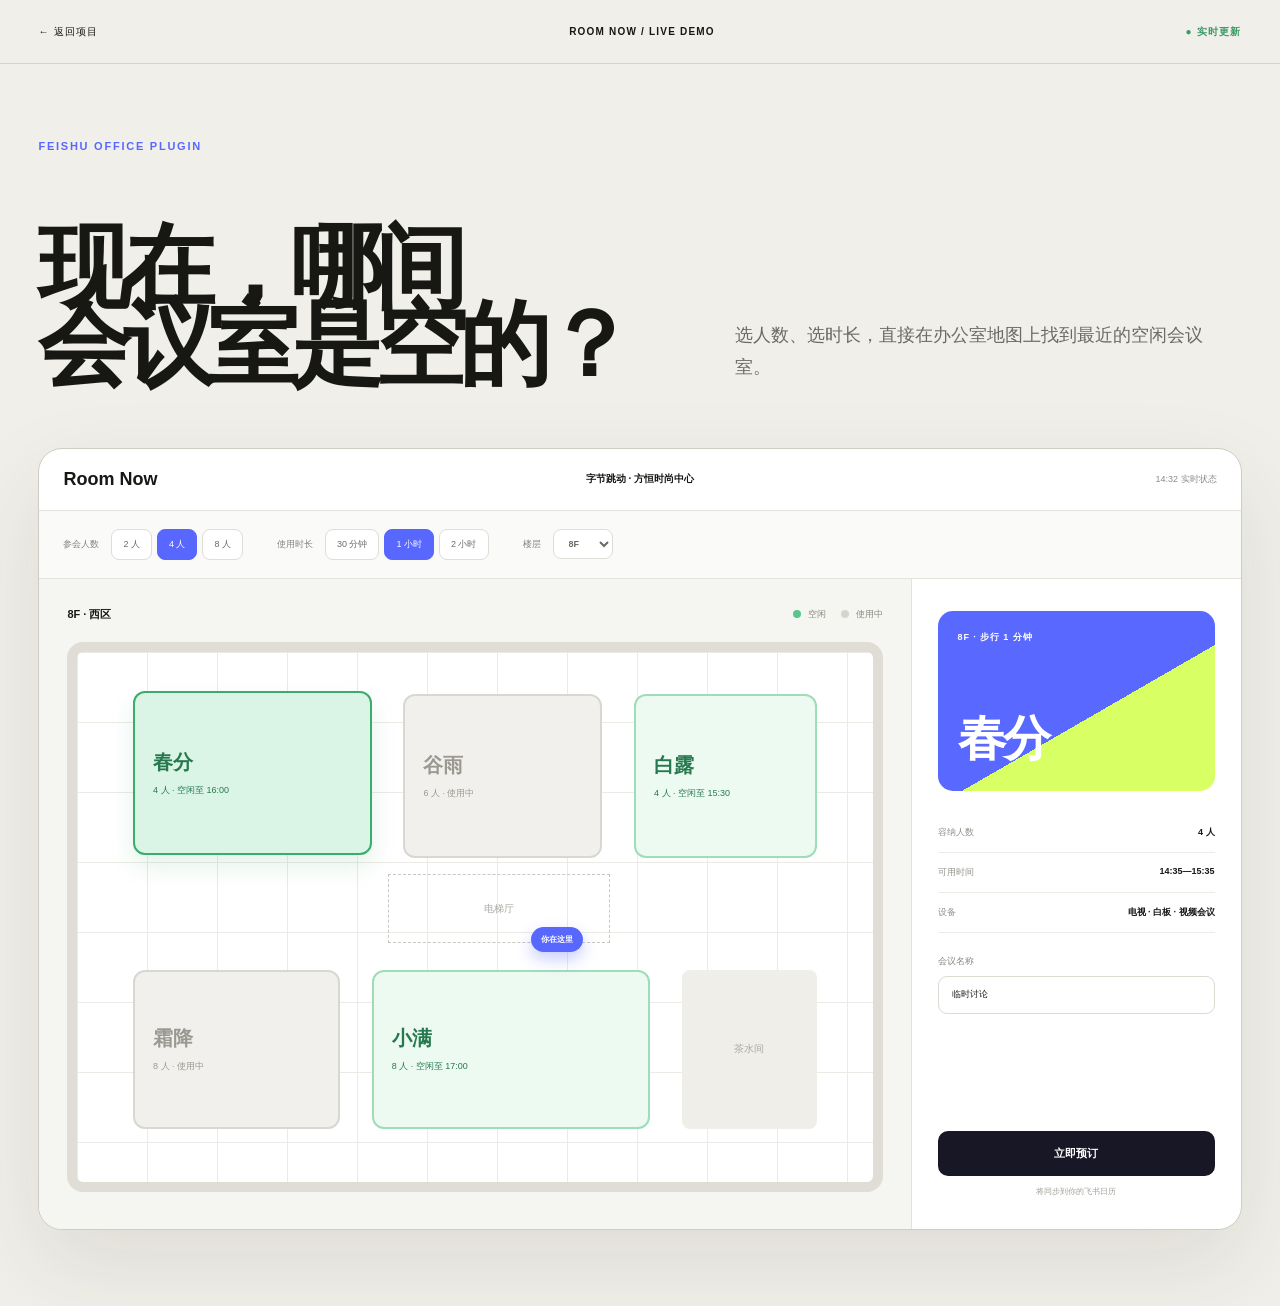
<file: public/room-now/index.html>
<!doctype html><html lang="zh-CN"><head><meta charset="utf-8"><meta name="viewport" content="width=device-width,initial-scale=1"><title>Room Now — Feishu Office Plugin</title><link rel="stylesheet" href="./style.css"></head>
<body><header class="bar"><a href="../#projects-vibecoding">← 返回项目</a><b>ROOM NOW / LIVE DEMO</b><span>● 实时更新</span></header>
<main><section class="intro"><p>FEISHU OFFICE PLUGIN</p><h1>现在，哪间<br>会议室是空的？</h1><span>选人数、选时长，直接在办公室地图上找到最近的空闲会议室。</span></section>
<section class="app" data-room-app>
<header class="app-top"><strong>Room Now</strong><span>字节跳动 · 方恒时尚中心</span><i>14:32 实时状态</i></header>
<div class="filters"><div><small>参会人数</small><span><button type="button" data-people="2">2 人</button><button class="active" type="button" data-people="4">4 人</button><button type="button" data-people="8">8 人</button></span></div><div><small>使用时长</small><span><button type="button" data-time="30">30 分钟</button><button class="active" type="button" data-time="60">1 小时</button><button type="button" data-time="120">2 小时</button></span></div><div><small>楼层</small><select data-floor><option value="8">8F</option><option value="9">9F</option><option value="10">10F</option></select></div></div>
<div class="workspace"><section class="map"><div class="map-title"><span>8F · 西区</span><small><i></i>空闲 <i></i>使用中</small></div><div class="floor"><div class="hall">电梯厅</div><button class="room free active" style="--x:7%;--y:8%;--w:30%;--h:31%" data-room="春分" data-size="4"><strong>春分</strong><span>4 人 · 空闲至 16:00</span></button><button class="room busy" style="--x:41%;--y:8%;--w:25%;--h:31%" disabled><strong>谷雨</strong><span>6 人 · 使用中</span></button><button class="room free" style="--x:70%;--y:8%;--w:23%;--h:31%" data-room="白露" data-size="4"><strong>白露</strong><span>4 人 · 空闲至 15:30</span></button><button class="room busy" style="--x:7%;--y:60%;--w:26%;--h:30%" disabled><strong>霜降</strong><span>8 人 · 使用中</span></button><button class="room free" style="--x:37%;--y:60%;--w:35%;--h:30%" data-room="小满" data-size="8"><strong>小满</strong><span>8 人 · 空闲至 17:00</span></button><div class="facility" style="--x:76%;--y:60%">茶水间</div><div class="you">你在这里</div></div></section>
<aside class="detail"><div class="room-photo"><span>8F · 步行 1 分钟</span><strong data-name>春分</strong></div><div class="info"><p><span>容纳人数</span><b data-capacity>4 人</b></p><p><span>可用时间</span><b data-slot>14:35—15:35</b></p><p><span>设备</span><b>电视 · 白板 · 视频会议</b></p></div><label>会议名称<input data-title value="临时讨论"></label><button class="book" type="button" data-book>立即预订</button><small data-hint>将同步到你的飞书日历</small></aside></div>
<div class="toast" data-toast>预订成功</div></section></main><script src="./script.js"></script><script>
(()=>{const videos=document.querySelectorAll('video[data-src]');const reduced=matchMedia('(prefers-reduced-motion: reduce)').matches;const io=new IntersectionObserver(entries=>entries.forEach(({target:v,isIntersecting})=>{if(isIntersecting){if(v.dataset.src){v.src=v.dataset.src;delete v.dataset.src;v.load();}if(v.autoplay&&!reduced)v.play().catch(()=>{v.controls=true;});}else v.pause();}),{rootMargin:'120px 0px',threshold:0.01});videos.forEach(v=>{v.playsInline=true;v.addEventListener('error',()=>{v.controls=true;});if(reduced)v.controls=true;io.observe(v);});})();
</script>
</body></html>
</file>
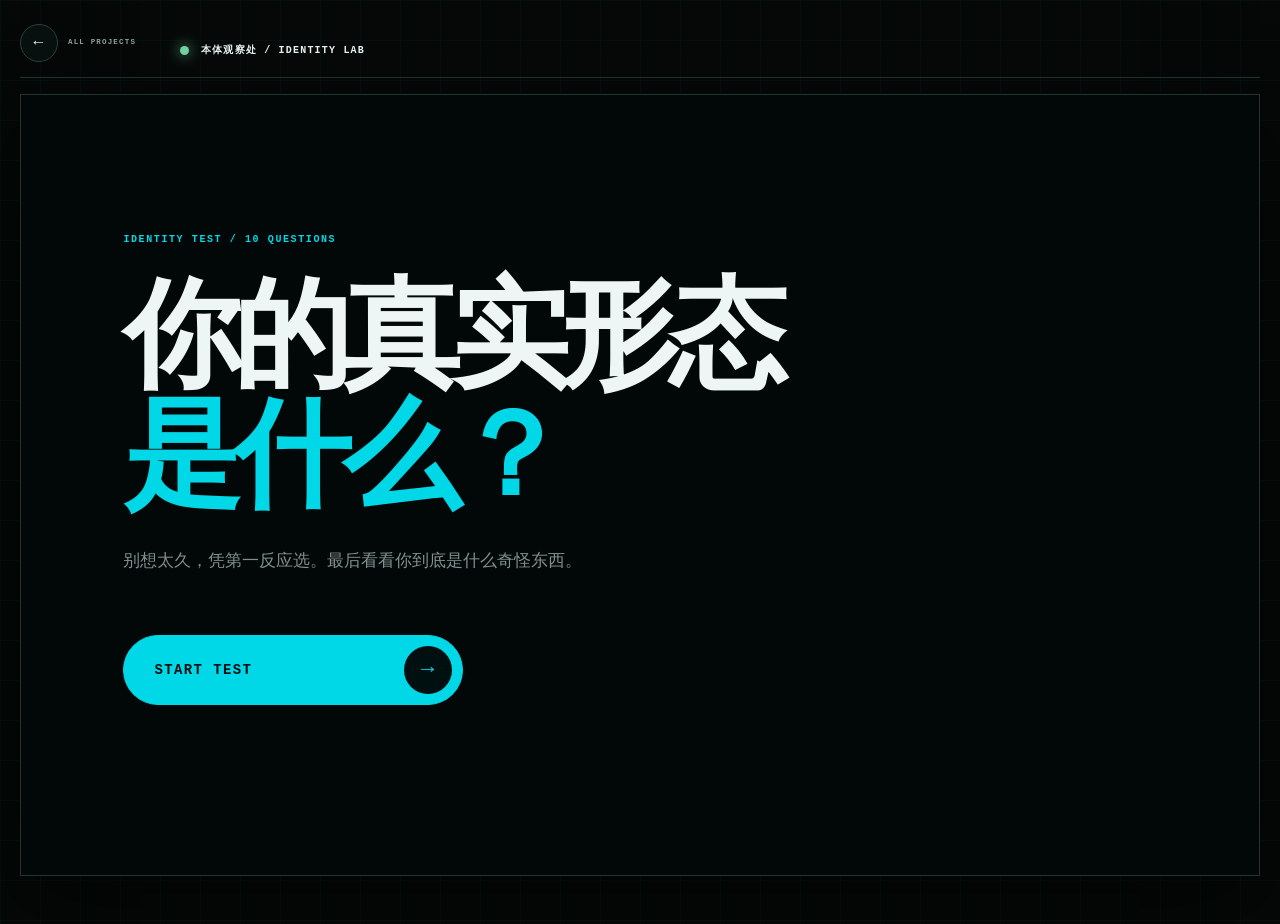
<file: public/vibe-game/index.html>
<!doctype html>
<html lang="zh-CN">
<head>
  <meta charset="utf-8" />
  <meta name="viewport" content="width=device-width,initial-scale=1" />
  <title>你的真实形态是什么？</title>
  <style>
    :root{--bg:#050807;--panel:#09100f;--line:#213431;--cyan:#00d8e8;--mint:#72d6a5;--text:#edf6f5;--dim:#7f918e}*{box-sizing:border-box}html,body{margin:0;min-height:100%;background:var(--bg);color:var(--text)}body{font-family:Inter,"PingFang SC","Microsoft YaHei",sans-serif;background:linear-gradient(rgba(0,216,232,.035) 1px,transparent 1px),linear-gradient(90deg,rgba(0,216,232,.035) 1px,transparent 1px),#050807;background-size:40px 40px}button,a{font:inherit}.app{width:min(1440px,calc(100% - 40px));min-height:100vh;margin:auto;padding:24px 0 48px}.topbar{height:54px;padding:0 20px;display:flex;align-items:center;justify-content:space-between;border:1px solid var(--line);background:#07100f;font:600 10px/1 ui-monospace,SFMono-Regular,Menlo,monospace;letter-spacing:.12em}.brand{display:flex;align-items:center;gap:12px}.brand i{width:9px;height:9px;border-radius:50%;background:var(--mint);box-shadow:0 0 14px var(--mint)}.topbar span:last-child{color:var(--dim)}.shell{margin-top:16px;min-height:calc(100vh - 118px);border:1px solid var(--line);background:rgba(3,7,7,.92);box-shadow:0 28px 80px #0008}.cover{position:relative;display:grid;grid-template-columns:minmax(0,1.08fr) minmax(420px,.92fr);overflow:hidden}.cover-copy{padding:clamp(48px,8vw,120px);display:flex;flex-direction:column;justify-content:center}.kicker,.eyebrow{color:var(--cyan);font:650 10px/1 ui-monospace,SFMono-Regular,Menlo,monospace;letter-spacing:.16em}.cover h1{margin:30px 0 26px;font-size:clamp(4.3rem,8vw,9.6rem);font-weight:800;line-height:.86;letter-spacing:-.09em}.cover h1 em{display:block;color:transparent;-webkit-text-stroke:1px #72817f;font-style:normal}.cover p{max-width:540px;margin:0;color:var(--dim);font-size:16px;line-height:1.8}.start{width:max-content;margin-top:46px;padding:17px 22px;border:1px solid var(--cyan);background:var(--cyan);color:#001010;cursor:pointer;font:800 11px/1 ui-monospace,SFMono-Regular,Menlo,monospace;letter-spacing:.1em;transition:.2s}.start:hover{transform:translateY(-3px);box-shadow:0 16px 38px rgba(0,216,232,.2)}.start span{margin-left:34px}.terminal{margin:44px;align-self:stretch;border:1px solid #2a403d;background:#060b0a;display:grid;grid-template-rows:48px 1fr}.terminal-bar{padding:0 16px;display:grid;grid-template-columns:70px 1fr auto;align-items:center;border-bottom:1px solid var(--line);color:#60716f;font:500 9px/1 ui-monospace,SFMono-Regular,Menlo,monospace}.dots{display:flex;gap:6px}.dots i{width:8px;height:8px;border-radius:50%;background:#263634}.dots i:first-child{background:var(--cyan)}.terminal-bar em{color:var(--mint);font-style:normal}.terminal-body{padding:32px;display:flex;flex-direction:column;justify-content:center;font:500 13px/1.95 ui-monospace,SFMono-Regular,Menlo,monospace;color:#a9b9b7}.terminal-body span{color:#39514e;display:inline-block;width:34px}.terminal-body b{color:var(--cyan);font-weight:500}.terminal-body i{color:var(--cyan);font-style:normal;animation:blink 1s steps(1) infinite}.stats{display:grid;grid-template-columns:repeat(3,1fr);margin-top:auto;padding-top:38px}.stats div{padding:16px 12px;border:1px solid #1d2c2a;color:#6f817e;font:500 9px/1.5 ui-monospace,SFMono-Regular,Menlo,monospace}.stats strong{display:block;margin-bottom:5px;color:#dbe7e5;font-size:17px}.quiz{display:grid;grid-template-columns:210px 1fr}.side{padding:28px;border-right:1px solid var(--line);display:flex;flex-direction:column}.side .back{border:0;background:transparent;color:#8fa09f;text-align:left;cursor:pointer;font:600 10px/1 ui-monospace,SFMono-Regular,Menlo,monospace}.side .back:hover{color:var(--text)}.step-list{margin-top:68px;display:grid;gap:13px;color:#3e504d;font:600 9px/1 ui-monospace,SFMono-Regular,Menlo,monospace}.step-list span.active{color:var(--cyan)}.side small{margin-top:auto;color:#4f625f;font:500 9px/1.7 ui-monospace,SFMono-Regular,Menlo,monospace}.quiz-main{padding:clamp(34px,6vw,84px);display:flex;flex-direction:column}.progress{display:flex;align-items:center;gap:16px;color:var(--dim);font:600 9px/1 ui-monospace,SFMono-Regular,Menlo,monospace}.progress div{flex:1;height:1px;background:#20312f}.progress i{display:block;height:1px;background:var(--cyan);box-shadow:0 0 9px var(--cyan);transition:.25s}.question{max-width:900px;margin:70px 0 45px;font-size:clamp(2.4rem,5vw,5.7rem);line-height:1.02;letter-spacing:-.06em}.options{display:grid;grid-template-columns:repeat(2,minmax(0,1fr));gap:10px}.choice{min-height:100px;padding:20px;display:grid;grid-template-columns:32px 1fr auto;gap:15px;align-items:center;border:1px solid #263936;background:#07100f;color:#a8b8b6;text-align:left;cursor:pointer;transition:.2s}.choice:hover{border-color:#58716d;transform:translateY(-2px)}.choice.active{border-color:var(--cyan);background:#082022;color:var(--text);box-shadow:inset 3px 0 var(--cyan)}.choice b{display:grid;width:30px;height:30px;place-items:center;border:1px solid currentColor;border-radius:50%;font:700 10px/1 ui-monospace,SFMono-Regular,Menlo,monospace}.choice i{color:var(--cyan);font-style:normal}.actions{display:flex;justify-content:space-between;align-items:center;margin-top:34px}.previous{border:0;background:transparent;color:#657774;cursor:pointer}.previous:disabled{opacity:.2}.next{padding:15px 20px;border:1px solid var(--cyan);background:transparent;color:var(--cyan);cursor:pointer;font:700 10px/1 ui-monospace,SFMono-Regular,Menlo,monospace;letter-spacing:.1em}.next:disabled{opacity:.25;cursor:not-allowed}.result{padding:clamp(38px,7vw,100px);display:grid;grid-template-columns:minmax(0,.8fr) minmax(420px,1.2fr);gap:8vw;align-items:center}.result-code{padding:28px;border:1px solid var(--line);background:#060b0a;font:500 12px/1.9 ui-monospace,SFMono-Regular,Menlo,monospace;color:#78908c}.result-code span{color:#354d49;display:inline-block;width:30px}.result-code b{color:var(--cyan);font-weight:500}.result-copy h1{margin:24px 0 14px;font-size:clamp(4.5rem,9vw,9rem);line-height:.85;letter-spacing:-.09em}.result-copy h2{margin:0;color:var(--mint);font:600 11px/1 ui-monospace,SFMono-Regular,Menlo,monospace;letter-spacing:.15em}.result-copy p{max-width:620px;margin:36px 0 0;color:#91a19f;line-height:1.85}.result-copy p b{display:block;margin-top:18px;color:#dce7e5}.again{margin-top:38px}.hidden{display:none!important}@keyframes blink{50%{opacity:0}}@media(max-width:900px){.app{width:calc(100% - 20px)}.cover{grid-template-columns:1fr}.cover-copy{padding:48px 28px}.terminal{margin:0 24px 24px;min-height:390px}.quiz{grid-template-columns:1fr}.side{padding:18px;border-right:0;border-bottom:1px solid var(--line);flex-direction:row;align-items:center}.step-list,.side small{display:none}.quiz-main{padding:36px 22px}.question{margin:50px 0 32px}.options{grid-template-columns:1fr}.result{grid-template-columns:1fr;padding:48px 24px}.result-code{order:2}}
  </style>
  <style>
    .app{position:relative}.project-back{position:absolute;z-index:10;left:0;top:24px;display:flex;align-items:center;gap:10px;color:#8fa09f;text-decoration:none;font:650 9px/1 ui-monospace,SFMono-Regular,Menlo,monospace;letter-spacing:.13em}.project-back span{display:grid;place-items:center;width:38px;height:38px;border:1px solid #29403d;border-radius:50%;background:#07100f;color:#eafafa;font-size:16px;transition:.2s}.project-back:hover{color:#eafafa}.project-back:hover span{border-color:var(--cyan);background:var(--cyan);color:#001010}.topbar{border:0;border-bottom:1px solid var(--line);background:transparent;padding:0 4px 0 160px}.topbar>span:last-child{display:none}.cover{display:block}.cover-copy{min-height:calc(100vh - 150px);padding:clamp(44px,8vw,120px);align-items:flex-start}.cover h1{max-width:1150px;margin:34px 0 36px;font-size:clamp(4.7rem,9.2vw,10.5rem);line-height:.94;letter-spacing:-.075em}.cover h1 em{display:block;margin-top:.08em;color:var(--cyan);-webkit-text-stroke:0}.cover p{max-width:650px;font-size:17px}.cover .start{min-width:340px;margin-top:58px;padding:10px 10px 10px 30px;display:flex;align-items:center;justify-content:space-between;border-radius:999px;font-size:14px;text-align:left}.cover .start span{width:48px;height:48px;margin:0;display:grid;place-items:center;border-radius:50%;background:#001010;color:var(--cyan);font-size:22px}.terminal{display:none!important}@media(max-width:700px){.project-back small{display:none}.topbar{padding-left:58px}.cover-copy{min-height:calc(100svh - 100px);padding:52px 20px}.cover h1{font-size:clamp(4rem,18vw,6.6rem);line-height:.98}.cover .start{width:100%;min-width:0}}
  </style>
</head>
<body><main class="app"><a class="project-back" href="../#projects-vibecoding" aria-label="返回 Vibe Coding 项目列表"><span aria-hidden="true">←</span><small>ALL PROJECTS</small></a><header class="topbar"><div class="brand"><i></i><b>本体观察处 / IDENTITY LAB</b></div><span>SESSION STATUS · ONLINE</span></header><section id="view" class="shell"></section></main>
<script>
const questions=[
['凌晨三点，冰箱灯突然给你发来好友申请。验证消息是？',[["我见过你所有的夜宵。",0],["别怕，我只是有点冷。",2],["速来，鸡蛋正在开会。",4],["通过，但设置为仅聊天。",5]]],
['公司打印机吐出一张纸：今天它才是你的领导。你会？',[["请它先同步本季度 OKR。",1],["给它加纸，领导不能饿着。",2],["把辞职信塞回去让它审批。",4],["假装卡纸，双方冷静一下。",5]]],
['你在路边捡到一段没人要的星期二。怎么处理？',[["塞进周末，做成三天小长假。",3],["挂闲鱼：九成新，轻微班味。",1],["给它浇水，看能不能长成星期五。",4],["放回原处，我和星期二不熟。",5]]],
['导航突然说：“前方直行，去成为你自己。”你会？',[["要求它提供三条备选人生路线。",3],["问预计到达时间和是否堵车。",0],["立刻掉头，我还没准备好。",5],["打开车窗大喊：重新规划！",4]]],
['你的影子宣布单飞，还带走了你一半的班味。你会？',[["祝它出道成功，记得分我版权费。",1],["追问剩下一半能不能也带走。",5],["给它做视觉包装和出道海报。",4],["先建群，约定每周同步进度。",3]]],
['外星人误把你当作地球客服，投诉月亮太亮。你回复？',[["已为您提交“月亮降亮度”工单。",1],["建议闭上一只眼，立省 50%。",4],["非常理解，夜晚也需要被倾听。",2],["转接太阳部门，请稍候。",0]]],
['电梯里的“关门”按钮开始收取情绪手续费。你会？',[["等它自然关，省下一份情绪。",5],["刷十次，办一张包月卡。",1],["和门商量：今天大家都不容易。",2],["走楼梯，并向电梯发送分手短信。",4]]],
['你的待办清单长出腿，拖着行李准备离家出走。你会？',[["帮它叫车，地址填明天。",5],["谈判：完成两项就准你走。",3],["把最难的一项藏起来，假装没看见。",0],["给它办欢送会，顺便宣布今天放假。",4]]],
['一盆会议室绿植知道公司全部秘密，但只肯说一句。你问？',[["谁每天偷调空调？",0],["我什么时候可以合法下班？",5],["这家公司真正的老板是不是你？",4],["你需要换盆，还是需要换工作？",2]]],
['世界末日只剩十分钟，你的手机还剩 1% 电。最后做什么？',[["打开省电模式，末日也要有规划。",3],["给共享充电宝写一封道歉信。",1],["拍一张糊掉的月亮发朋友圈。",4],["关机。剩下十分钟归我自己。",5]]]
];
const types=[
['半夜三点自动续杯的冰箱灯','MIDNIGHT FRIDGE LIGHT','你表面安静，实际上记住了所有细节。别人以为你只负责照明，你却见证过凌晨的蛋糕、冷饭和人类突然产生的宏大决心。','今晚开冰箱前，先和里面的自己打个招呼。'],
['会记仇的共享充电宝','GRUDGE-KEEPING POWER BANK','你很有用，也很有原则。谁借了你的能量不归还，你不会当场翻脸，但会在对方最需要 1% 电量时显示“设备故障”。','善良可以续航，但记得按时归还。'],
['刚拿到心理咨询证的塑料袋','EMOTIONAL STORAGE BAG','你总能接住别人的破事、剩饭和突然崩溃。虽然证是昨晚打印的，但你提供的情绪收纳空间意外地靠谱。','今天少装一点，袋子也有承重上限。'],
['失眠的导航语音','INSOMNIAC NAVIGATION VOICE','你擅长为所有人重新规划路线，却经常忘记自己要去哪。深夜没人开车时，你会独自练习：“前方掉头，回到快乐。”','走错路不算失败，只是系统正在重新规划。'],
['野生会议室绿植','FERAL MEETING-ROOM PLANT','你看起来在发呆，其实掌握了整个办公室最完整的情报。你靠喝隔夜水活着，并用长新叶的方式表达对荒唐世界的轻微嘲讽。','少开一个会，多晒十分钟太阳。'],
['正在休年假的小区门禁','GATE ON ANNUAL LEAVE','你不是冷漠，只是暂时不想识别任何人。外界不断刷卡、拍打、呼叫物业，而你决定保持红灯，享受一次制度允许之外的休息。','今天可以拒绝一次没有预约的情绪来访。']
];
let step=0,answers=Array(questions.length).fill(null);const view=document.querySelector('#view');
function cover(){view.className='shell cover';view.innerHTML=`<div class="cover-copy"><span class="kicker">IDENTITY TEST / 10 QUESTIONS</span><h1>你的真实形态<em>是什么？</em></h1><p>别想太久，凭第一反应选。最后看看你到底是什么奇怪东西。</p><button class="start" id="start">START TEST <span>→</span></button></div>`;document.querySelector('#start').onclick=quiz}
function quiz(){view.className='shell quiz';let q=questions[step],picked=answers[step];view.innerHTML=`<aside class="side"><button class="back" id="home">← EXIT TEST</button><div class="step-list">${questions.map((_,i)=>`<span class="${i===step?'active':''}">${String(i+1).padStart(2,'0')} / QUESTION</span>`).join('')}</div><small>IDENTITY LAB<br>LOCAL SESSION<br>NO DATA SAVED</small></aside><section class="quiz-main"><div class="progress"><span>${String(step+1).padStart(2,'0')} / ${String(questions.length).padStart(2,'0')}</span><div><i style="width:${(step+1)/questions.length*100}%"></i></div><span>OBSERVING</span></div><span class="eyebrow" style="margin-top:56px">QUICK RESPONSE REQUIRED</span><h1 class="question">${q[0]}</h1><div class="options">${q[1].map((x,i)=>`<button class="choice ${picked===i?'active':''}" data-i="${i}"><b>${'ABCD'[i]}</b><span>${x[0]}</span><i>${picked===i?'●':''}</i></button>`).join('')}</div><div class="actions"><button class="previous" id="prev" ${step===0?'disabled':''}>← PREVIOUS</button><button class="next" id="next" ${picked===null?'disabled':''}>${step===questions.length-1?'GENERATE RESULT':'NEXT QUESTION →'}</button></div></section>`;document.querySelector('#home').onclick=cover;document.querySelectorAll('.choice').forEach(el=>el.onclick=()=>{answers[step]=+el.dataset.i;quiz()});document.querySelector('#prev').onclick=()=>{if(step){step--;quiz()}};document.querySelector('#next').onclick=()=>{if(answers[step]===null)return;if(step===questions.length-1)result();else{step++;quiz()}}}
function result(){let score=Array(types.length).fill(0);answers.forEach((choice,i)=>score[questions[i][1][choice][1]]++);let win=score.indexOf(Math.max(...score)),d=types[win];view.className='shell result';view.innerHTML=`<div class="result-code"><div><span>01</span>analysis.complete = <b>true</b>;</div><div><span>02</span>dominant_pattern = "${d[1]}";</div><div><span>03</span>absurdity_level = ${Math.round(78+Math.max(...score)*3)}%;</div><div><span>04</span>render(identity);<b>▌</b></div></div><div class="result-copy"><span class="eyebrow">IDENTITY REPORT / GENERATED</span><h1>${d[0]}</h1><h2>${d[1]}</h2><p>${d[2]}<b>TODAY'S NOTE · ${d[3]}</b></p><button class="start again" id="again">RUN AGAIN <span>↻</span></button></div>`;document.querySelector('#again').onclick=()=>{step=0;answers.fill(null);cover()}}
cover();
</script><script>
(()=>{const videos=document.querySelectorAll('video[data-src]');const reduced=matchMedia('(prefers-reduced-motion: reduce)').matches;const io=new IntersectionObserver(entries=>entries.forEach(({target:v,isIntersecting})=>{if(isIntersecting){if(v.dataset.src){v.src=v.dataset.src;delete v.dataset.src;v.load();}if(v.autoplay&&!reduced)v.play().catch(()=>{v.controls=true;});}else v.pause();}),{rootMargin:'120px 0px',threshold:0.01});videos.forEach(v=>{v.playsInline=true;v.addEventListener('error',()=>{v.controls=true;});if(reduced)v.controls=true;io.observe(v);});})();
</script>
</body></html>
</file>
<file: public/batch-box/style.css>
*{box-sizing:border-box}html{background:#efeee9;color:#1b1b1d;font-family:Inter,"PingFang SC",sans-serif}body{margin:0}.pagebar{height:62px;padding:0 3vw;display:flex;align-items:center;justify-content:space-between;border-bottom:1px solid #d4d2cb;font-size:10px;font-weight:800;letter-spacing:.12em}.pagebar a{color:inherit;text-decoration:none}.pagebar span{color:#5968ff}main{width:min(1500px,95vw);margin:auto;padding:70px 0}.intro{display:grid;grid-template-columns:1.1fr .9fr;gap:7vw;align-items:end;margin-bottom:58px}.intro p{grid-column:1/-1;margin:0;color:#5968ff;font-size:11px;font-weight:850;letter-spacing:.16em}.intro h1{margin:0;font-size:clamp(4rem,7vw,8.5rem);line-height:.84;letter-spacing:-.085em}.intro>span{max-width:480px;color:#6f6d66;font-size:clamp(1rem,1.4vw,1.3rem);line-height:1.8}.demo{position:relative;overflow:hidden;border:1px solid #cac8c1;border-radius:22px;background:#fff;box-shadow:0 34px 90px #37342d1c}.feishu-top{height:58px;padding:0 20px;display:grid;grid-template-columns:1fr auto 1fr;align-items:center;border-bottom:1px solid #e5e4df;font-size:10px}.feishu-top strong{font-size:16px}.feishu-top span{font-weight:750}.feishu-top>div{justify-self:end;display:flex;gap:8px;align-items:center}.feishu-top i{color:#55a978;font-size:8px;font-style:normal}.feishu-top b{padding:8px 11px;border-radius:7px;background:#5968ff;color:#fff;font-size:8px}.layout{display:grid;grid-template-columns:56px minmax(620px,1fr) 330px;min-height:760px}.doc-rail{padding:18px 0;display:flex;flex-direction:column;align-items:center;gap:20px;border-right:1px solid #e5e4df;color:#9a9891}.doc-rail i{display:grid;place-items:center;width:28px;height:28px;border-radius:8px;background:#f4f3ef;font-size:9px;font-style:normal}.document{height:760px;padding:52px clamp(35px,5vw,82px);overflow:auto;background:#fff}.doc-meta{color:#aaa8a1;font-size:8px}.document h2{display:inline-block;margin:18px 0 22px;padding:4px 8px;background:#fff29b;font-size:clamp(2rem,3vw,3.4rem);letter-spacing:-.05em}.document>p{margin:0 0 34px;color:#85837c;font-size:11px}.media-grid{display:grid;grid-template-columns:repeat(4,1fr);border-top:1px solid #dcdde0;border-left:1px solid #dcdde0}.media-grid figure{position:relative;aspect-ratio:.78;margin:0;padding:10px;border-right:1px solid #dcdde0;border-bottom:1px solid #dcdde0;background:#fff}.media-grid img{width:100%;height:100%;object-fit:cover}.media-grid figcaption{position:absolute;left:15px;bottom:15px;padding:5px 7px;background:#fff;color:#64635e;font-size:7px}.document h3{margin:46px 0 18px}.video-block{position:relative;width:60%;overflow:hidden;border-radius:10px}.video-block video{display:block;width:100%}.video-block span{position:absolute;left:10px;bottom:10px;padding:6px 8px;border-radius:5px;background:#000b;color:#fff;font-size:7px}.plugin{padding:22px;display:flex;flex-direction:column;border-left:1px solid #deddd8;background:#f8f8fa}.plugin>header{display:flex;align-items:center;justify-content:space-between}.plugin>header div{display:grid;gap:3px}.plugin>header strong{font-size:18px}.plugin>header small{color:#96959e;font-size:8px}.plugin>header button{width:32px;height:32px;border:1px solid #dddde2;border-radius:8px;background:#fff;cursor:pointer}.found{margin-top:22px;padding:15px;border-radius:10px;background:#202137;color:#fff;display:grid;gap:6px}.found small{color:#8f93aa;font-size:8px}.found strong{font-size:12px}.found span{color:#aeb1c0;font-size:8px}.filters{margin:16px 0 12px;display:grid;grid-template-columns:repeat(4,1fr);gap:4px}.filters button{padding:8px 3px;border:0;border-radius:7px;background:#ececf1;color:#737580;font-size:8px;cursor:pointer}.filters button b{display:block;margin-top:3px;font-size:7px}.filters button.active{background:#5968ff;color:#fff}.media-list{max-height:235px;overflow:auto;display:grid;gap:6px}.media-list label{padding:8px;display:grid;grid-template-columns:15px 38px 1fr;gap:7px;align-items:center;border:1px solid #e4e4e8;border-radius:8px;background:#fff}.media-list label[hidden]{display:none}.media-list input{accent-color:#5968ff}.mini{display:grid;place-items:center;width:38px;height:34px;border-radius:5px;background:linear-gradient(145deg,#ffd063,#ff7760);font-size:8px;font-style:normal}.mini.result{background:linear-gradient(145deg,#5968ff,#d8ff63)}.mini.video{background:#202137;color:#fff}.mini.two{filter:hue-rotate(55deg)}.media-list label>span{min-width:0;display:grid;gap:3px}.media-list strong{overflow:hidden;font-size:8px;text-overflow:ellipsis;white-space:nowrap}.media-list small{color:#9a9ba4;font-size:7px}.plugin details{margin-top:15px;padding-top:12px;border-top:1px solid #dedee3}.plugin summary{margin-bottom:9px;font-size:9px;font-weight:800;cursor:pointer}.plugin details label{margin:8px 0;display:flex;gap:7px;color:#686a74;font-size:8px}.plugin details input{accent-color:#5968ff}.folder{margin-top:12px;padding:11px;border-radius:8px;background:#eeeef3;display:grid;gap:4px}.folder span{font-size:8px;font-weight:800}.folder small{color:#90919a;font-size:7px}.download{margin-top:auto;padding:11px 11px 11px 16px;display:flex;align-items:center;justify-content:space-between;border:0;border-radius:10px;background:#5968ff;color:#fff;font-size:9px;font-weight:850;cursor:pointer}.download b{display:grid;place-items:center;width:30px;height:30px;border-radius:8px;background:#fff;color:#5968ff;font-size:16px}.progress{display:none;margin-top:10px;align-items:center;gap:7px;color:#777983;font-size:7px}.progress.show{display:flex}.progress i{width:12px;height:12px;border:2px solid #d7d8df;border-top-color:#5968ff;border-radius:50%;animation:spin .7s linear infinite}.toast{position:absolute;right:25px;bottom:25px;padding:13px 16px;border-radius:9px;background:#202137;color:#fff;font-size:9px;font-weight:800;opacity:0;transform:translateY(10px);transition:.25s}.toast.show{opacity:1;transform:none}@keyframes spin{to{transform:rotate(360deg)}}@media(max-width:1050px){.layout{grid-template-columns:50px 1fr}.plugin{grid-column:1/-1;min-height:600px}.document{height:680px}.media-grid{grid-template-columns:repeat(3,1fr)}}@media(max-width:700px){main{padding-top:40px}.intro{grid-template-columns:1fr}.intro p{grid-column:auto}.pagebar b{display:none}.feishu-top{grid-template-columns:1fr 1fr}.feishu-top>span{display:none}.layout{display:block}.doc-rail{display:none}.document{padding:30px 16px}.media-grid{grid-template-columns:repeat(2,1fr)}.plugin{min-height:640px}.video-block{width:100%}}
</file>
<file: public/batch-box/selection.css>
.pagebar{height:104px;padding:0;border:0;background:#efeee9}
.pagebar-inner{width:min(1500px,95vw);height:100%;margin:auto;display:grid;grid-template-columns:1fr auto 1fr;align-items:center;border-bottom:1px solid #d5d3cc}
.project-back{justify-self:start;display:inline-flex;align-items:center;gap:12px;color:#4b4b48;text-decoration:none}
.project-back>span{display:grid;place-items:center;width:42px;height:42px;border:1px solid #d3d1ca;border-radius:50%;background:#f8f7f3;color:#171717;font-size:18px;line-height:1;transition:transform .2s ease,background .2s ease,color .2s ease}
.project-back small{font-size:10px;font-weight:800;letter-spacing:.14em}
.project-back:hover>span{transform:translateX(-4px);background:#171717;color:#fff}
.page-id{justify-self:center;display:flex;align-items:center;gap:10px;color:#777771}
.page-id i{color:#3157d5;font-size:13px;font-style:normal;font-weight:900}.page-id span{font-size:9px;font-weight:800;letter-spacing:.16em}
.pagebar-inner>b{justify-self:end;font-size:11px;letter-spacing:.16em}

main{padding-top:58px}
.intro{grid-template-columns:minmax(0,1.3fr) auto;gap:5vw;align-items:end;margin-bottom:52px}
.intro h1{color:#1b1b1d;font-size:clamp(3.8rem,6.4vw,7.4rem);line-height:.98;letter-spacing:-.07em}
.intro h1::first-line{color:#3157d5}
.intro>span{max-width:none;margin-bottom:.35em;white-space:nowrap;font-size:clamp(.9rem,1.1vw,1.1rem);line-height:1.4}

.demo{overflow:hidden}
.layout{grid-template-columns:minmax(0,1fr) 300px;min-height:0}
.document{height:auto;overflow:visible;padding:22px 26px 26px}
.doc-meta{font-size:8px;letter-spacing:.08em}
.document h2{display:block;margin:6px 0 14px;padding:0;background:none;font-size:clamp(1.45rem,2vw,2.15rem);line-height:1.1;letter-spacing:-.035em}

.media-grid{grid-template-columns:repeat(4,minmax(0,1fr));gap:8px;border:0}
.media-grid figure{height:242px;margin:0;padding:7px 7px 0;display:grid;grid-template-rows:minmax(0,1fr) 34px;border:1px solid #e1e1dd;border-radius:8px;background:#fff;cursor:default;overflow:hidden;transition:border-color .16s ease,box-shadow .16s ease}
.media-grid figure:hover{z-index:auto;border-color:#c9c9c4;box-shadow:none;transform:none}
.media-grid figure.selected{z-index:auto;border-color:#35a766;box-shadow:0 0 0 2px #35a766}
.media-grid img{display:block;width:100%;height:100%;min-height:0;object-fit:cover;border-radius:4px}
.media-grid figcaption{position:static;padding:0 2px;display:flex;align-items:center;justify-content:space-between;background:transparent;color:#6f706b;font-size:8px}
.media-grid figure button{position:static;width:21px;height:21px;padding:0;border:1.5px solid #35a766;border-radius:5px;background:#fff;color:transparent;cursor:pointer;opacity:1;font-size:12px;font-weight:900;line-height:1;transition:background .15s ease,color .15s ease,transform .15s ease}
.media-grid figure button:hover{transform:scale(1.08)}
.media-grid figure.selected button{background:#35a766;color:#fff}

.plugin{min-height:0;padding:17px 18px 18px}
.plugin>header strong{font-size:17px}.plugin>header button{width:30px;height:30px}
.found{margin-top:14px;padding:12px}.found strong{font-size:12px}
.quick-actions{display:grid;grid-template-columns:1fr 1fr;gap:7px;margin-top:9px}
.quick-actions button{padding:8px;border:1px solid #dedee3;border-radius:7px;background:#fff;color:#666873;font-size:8px;font-weight:800;cursor:pointer}
.quick-actions button:first-child{border-color:#35a766;color:#25884e}
.selection-preview{min-height:78px;max-height:92px;margin-top:9px;padding:7px;display:grid;grid-template-columns:repeat(4,1fr);gap:5px;align-content:start;overflow:hidden;border:1px dashed #d4d4cf;border-radius:8px;background:#fff}
.selection-preview>div{grid-column:1/-1;align-self:center;text-align:center;color:#9a9b95}
.selection-preview>div span,.selection-preview>div strong{display:block;font-size:8px}.selection-preview>div strong{margin-top:4px;color:#4c8f65}
.selection-preview img{width:100%;height:34px;object-fit:cover;border-radius:4px}
.plugin details{margin-top:10px;padding-top:9px}.plugin summary{margin-bottom:6px}.plugin details label{margin:6px 0}
.plugin details input{accent-color:#35a766}
.folder{margin-top:8px;padding:9px}
.download{margin-top:auto;background:#35a766}
.download b{color:#25884e}
.download:disabled{background:#d5d6d2;color:#999b96;cursor:not-allowed}.download:disabled b{color:#aaa}

@media(max-width:1050px){.intro{grid-template-columns:1fr}.intro>span{white-space:normal}.layout{grid-template-columns:1fr 260px}.media-grid figure{height:220px}}
@media(max-width:760px){.pagebar-inner{grid-template-columns:1fr auto}.page-id{display:none}.project-back small{display:none}.pagebar{height:82px}.layout{display:block}.document{padding:20px 14px}.media-grid{grid-template-columns:repeat(2,minmax(0,1fr))}.media-grid figure{height:250px}.plugin{border-top:1px solid #deddd8}.intro h1{font-size:3.7rem}}
</file>
<file: public/final-plugin/style.css>
*{box-sizing:border-box}html{background:#ecebe7;color:#17171a;font-family:Inter,"PingFang SC","Microsoft YaHei",sans-serif}body{margin:0}.page-bar{position:sticky;top:0;z-index:20;height:64px;padding:0 3vw;display:flex;align-items:center;justify-content:space-between;border-bottom:1px solid #d5d3cc;background:rgba(236,235,231,.9);backdrop-filter:blur(16px);font-size:11px;font-weight:800;letter-spacing:.12em}.page-bar a{color:inherit;text-decoration:none}.page-bar i{color:#3ba56d;font-style:normal}main{width:min(1480px,94vw);margin:auto;padding:80px 0}.intro{display:grid;grid-template-columns:1fr 1fr;gap:36px 8vw;align-items:end;margin-bottom:70px}.intro>p{grid-column:1/-1;margin:0;color:#5968ff;font-size:11px;font-weight:800;letter-spacing:.17em}.intro h1{margin:0;font-size:clamp(4rem,7.4vw,8.7rem);line-height:.82;letter-spacing:-.085em}.intro>span{max-width:570px;color:#686762;font-size:clamp(1rem,1.45vw,1.35rem);line-height:1.75}.intro>div{grid-column:1/-1;display:flex;flex-wrap:wrap;gap:8px}.intro b{padding:10px 13px;border:1px solid #cfcdc6;border-radius:99px;font-size:9px;letter-spacing:.08em}.plugin{position:relative;overflow:hidden;border:1px solid #c9c7c0;border-radius:24px;background:#fafafd;box-shadow:0 40px 100px rgba(39,38,54,.14)}.plugin-top{height:56px;padding:0 20px;display:grid;grid-template-columns:1fr auto 1fr;align-items:center;border-bottom:1px solid #dedee5;background:#fff;font-size:10px;font-weight:800;letter-spacing:.1em}.plugin-top>div{display:flex;gap:7px}.plugin-top i{width:8px;height:8px;border-radius:50%;background:#d8d8df}.plugin-top i:first-child{background:#5968ff}.plugin-top b{justify-self:end;color:#777984;font-size:8px}.plugin-body{display:grid;grid-template-columns:220px minmax(500px,1fr) 280px;min-height:710px}.versions{padding:25px 16px;display:flex;flex-direction:column;gap:9px;border-right:1px solid #dedee5;background:#202237}.logo{display:flex;align-items:center;gap:12px;margin:0 8px 25px;color:#fff}.logo strong{display:grid;place-items:center;width:38px;height:38px;border-radius:12px;background:#5968ff}.logo span{font-size:9px;letter-spacing:.16em;color:#8e92a8}.versions button{display:grid;grid-template-columns:32px 1fr auto;gap:10px;align-items:center;padding:12px;border:0;border-radius:12px;background:transparent;color:#c6c9d9;text-align:left;cursor:pointer}.versions button:hover,.versions button.active{background:#34374f;color:#fff}.versions button>i{width:30px;height:36px;border-radius:5px;background:linear-gradient(145deg,#ff6655 0 52%,#d8ff63 52%)}.versions button div{display:grid;gap:4px}.versions button small,.versions button em{color:#85899e;font-size:8px;font-style:normal}.versions button em{padding:5px 6px;border-radius:99px;background:#292c42}.versions button.active em{background:#304c41;color:#70d99e}.versions>p{margin:auto 9px 5px;color:#7e8297;font-size:9px;line-height:1.7}.review{min-width:0;padding:28px;background:#f4f4f7}.review-head{display:flex;align-items:center;justify-content:space-between;gap:15px;margin-bottom:22px}.review-head>div:first-child{display:grid;gap:5px}.review-head small{color:#8e909c;font-size:9px}.review-head strong{font-size:13px}.review-head>div:last-child{display:flex;gap:8px}.review-head button{padding:10px 12px;border:1px solid #d5d5dd;border-radius:9px;background:#fff;font-size:9px;font-weight:800;cursor:pointer}.review-head .approve{border-color:#202237;background:#202237;color:#fff}.review-head .approve.confirmed{border-color:#49a674;background:#49a674}.canvas{--split:52%;position:relative;height:540px;overflow:hidden;border-radius:15px;background:#ff6655;box-shadow:0 18px 50px rgba(38,39,62,.16)}.art{position:absolute;inset:0;padding:50px;display:flex;flex-direction:column;justify-content:space-between}.art small{font-size:10px;font-weight:800;letter-spacing:.18em}.art strong{font-size:clamp(4rem,7vw,8.2rem);line-height:.75;letter-spacing:-.09em}.art span{font-size:10px;font-weight:800;letter-spacing:.14em}.new{background:#ff6655;color:#17171a}.old{z-index:2;width:var(--split);overflow:hidden;background:#5968ff;color:#f4f1e9}.old>*{width:560px}.split{position:absolute;z-index:4;left:var(--split);top:0;bottom:0;width:2px;background:#fff;box-shadow:0 0 0 1px #17171a33}.split b{position:absolute;left:50%;top:50%;display:grid;place-items:center;width:38px;height:38px;border-radius:50%;background:#fff;color:#17171a;font-style:normal;transform:translate(-50%,-50%);box-shadow:0 8px 20px #0003}.pin{position:absolute;z-index:6;width:30px;height:30px;border:3px solid #fff;border-radius:50%;background:#202237;color:#fff;font-size:10px;font-weight:800;cursor:pointer}.pin-a{right:22%;top:27%}.pin-b{right:38%;bottom:18%}.pin.active{background:#d8ff63;color:#17171a;transform:scale(1.12)}.note{position:absolute;z-index:7;right:5%;top:34%;width:220px;padding:14px;border-radius:10px;background:#fff;color:#40414d;font-size:10px;line-height:1.5;box-shadow:0 14px 30px #0003}.note small{display:block;margin-top:8px;color:#999ba7}.range-label{display:grid;grid-template-columns:auto 1fr auto;gap:12px;align-items:center;margin-top:16px;color:#898b96;font-size:9px;font-weight:800}.range-label input{width:100%;accent-color:#5968ff}.delivery{padding:30px 20px;display:flex;flex-direction:column;border-left:1px solid #dedee5;background:#fff}.delivery header{display:grid;gap:8px}.delivery header small{color:#8c8e99;font-size:9px;font-weight:800;letter-spacing:.15em}.delivery header strong{font-size:22px}.delivery ul{margin:28px 0 12px;padding:0;display:grid;gap:8px;list-style:none}.delivery li{display:grid;grid-template-columns:22px 1fr auto;gap:8px;align-items:center;padding:12px 0;border-bottom:1px solid #ececf0;font-size:10px}.delivery li i{display:grid;place-items:center;width:20px;height:20px;border-radius:50%;background:#fff0e9;color:#ee755c;font-style:normal}.delivery li.done i{background:#e9f6ee;color:#3a9b68}.delivery li b{color:#999ba5;font-size:8px}.fix{padding:10px;border:1px dashed #ff8c72;border-radius:8px;background:#fff8f5;color:#d7654e;font-size:9px;font-weight:800;cursor:pointer}.fix.done{border-color:#71bd91;background:#eff8f3;color:#39895d}.status{margin-top:auto;padding:18px;border-radius:12px;background:#f2f2f6;display:grid;gap:6px}.status span,.status small{color:#9597a2;font-size:8px}.status strong{font-size:13px}.package{margin-top:12px;padding:14px;border:0;border-radius:10px;background:#5968ff;color:#fff;font-size:10px;font-weight:850;cursor:pointer}.package:disabled{background:#d7d8df;color:#999ba5;cursor:not-allowed}.toast{position:absolute;right:28px;bottom:28px;padding:13px 17px;border-radius:10px;background:#202237;color:#fff;font-size:10px;font-weight:800;opacity:0;transform:translateY(12px);transition:.25s}.toast.show{opacity:1;transform:none}@media(max-width:1100px){.plugin-body{grid-template-columns:170px 1fr}.delivery{grid-column:1/-1;display:grid;grid-template-columns:1fr 1fr;gap:18px}.delivery ul{grid-column:1/-1}.package{align-self:end}.canvas{height:480px}}@media(max-width:720px){main{padding-top:40px}.intro{grid-template-columns:1fr}.intro>*{grid-column:1!important}.page-bar span{display:none}.plugin-body{grid-template-columns:1fr}.versions{display:grid;grid-template-columns:repeat(3,1fr);border-right:0}.logo,.versions>p{display:none}.versions button{grid-template-columns:24px 1fr}.versions button>i{width:23px;height:28px}.versions button em{display:none}.review{padding:16px}.canvas{height:420px}.art{padding:28px}.art strong{font-size:4.6rem}.old>*{width:400px}.delivery{grid-template-columns:1fr}.delivery ul{grid-column:auto}.page-bar{padding:0 18px}}
</file>
<file: public/fit-lab/style.css>
:root{--ink:#0a0a0a;--paper:#f1f1ef;--soft:#dadad6;--muted:#777}*{box-sizing:border-box}html{font-family:'DM Sans','PingFang SC',sans-serif;background:#d9d9d5;color:var(--ink)}body{margin:0}.topbar{height:58px;padding:0 24px;display:flex;align-items:center;justify-content:space-between;border-bottom:1px solid #aaa;background:rgba(241,241,239,.85);backdrop-filter:blur(18px);font-size:10px;letter-spacing:.14em}.topbar a{color:inherit;text-decoration:none}.topbar b{font-size:14px}.topbar span{color:#777}main{min-height:calc(100vh - 58px);display:grid;grid-template-columns:minmax(390px,.82fr) minmax(470px,1.18fr);max-width:1380px;margin:auto;border-left:1px solid #aaa;border-right:1px solid #aaa;background:var(--paper)}.story{padding:clamp(54px,7vw,104px);display:flex;flex-direction:column;border-right:1px solid #aaa}.kicker{margin:0 0 40px;font-size:9px;letter-spacing:.18em;color:#666}.story h1{margin:0;font-size:clamp(52px,6.2vw,94px);line-height:.94;letter-spacing:-.07em;font-weight:500}.lead{max-width:450px;margin:38px 0 45px;color:#5f5f5c;font-size:14px;line-height:1.9}.story ol{margin:0;padding:0;border-top:1px solid #bbb;list-style:none}.story li{display:flex;gap:20px;padding:18px 0;border-bottom:1px solid #bbb}.story li i{font-size:9px;font-style:normal;color:#888}.story li b,.story li small{display:block}.story li b{font-size:13px;font-weight:500}.story li small{margin-top:5px;color:#888;font-size:10px}.sample-strip{position:relative;display:flex;gap:5px;margin-top:auto;padding-top:48px}.sample-strip img{width:70px;height:88px;object-fit:cover;filter:grayscale(1)}.sample-strip span{align-self:end;margin:0 0 4px 10px;font-size:8px;letter-spacing:.12em}.phone-wrap{min-height:870px;display:grid;place-items:center;padding:52px;background:#151515}.phone{width:min(390px,100%);height:790px;overflow:hidden;position:relative;border:7px solid #050505;border-radius:46px;background:#f6f6f4;box-shadow:0 35px 80px rgba(0,0,0,.4)}.phone-status{height:38px;padding:13px 20px 0;display:flex;justify-content:space-between;font-size:8px}.phone-status b{font-size:9px;letter-spacing:.12em}.screen-head{height:72px;padding:10px 20px;display:flex;align-items:center;justify-content:space-between}.screen-head small{font-size:7px;letter-spacing:.15em;color:#999}.screen-head h2{margin:3px 0 0;font-size:22px;letter-spacing:-.04em}.screen-head button{width:36px;height:36px;border:1px solid #ccc;border-radius:50%;background:none;font-size:19px}.occasions{padding:5px 20px 15px;display:flex;gap:7px;overflow-x:auto;scrollbar-width:none}.occasions button{flex:none;padding:8px 12px;border:1px solid #ccc;border-radius:30px;background:transparent;font-size:9px}.occasions button.active{border-color:#111;background:#111;color:white}.ai-line{margin:0 20px 12px;padding:10px 12px;display:flex;gap:9px;align-items:center;border-radius:12px;background:#e8e8e4}.ai-line>span{font-size:14px}.ai-line p{margin:0}.ai-line b,.ai-line small{display:block}.ai-line b{font-size:9px}.ai-line small{margin-top:3px;color:#777;font-size:7px}.result-card{height:330px;margin:0 20px;position:relative;overflow:hidden;border-radius:18px;background:#ddd}.result-card img{width:100%;height:100%;display:block;object-fit:cover;object-position:center 38%;filter:saturate(.76);transition:.25s}.result-card img.changing{opacity:.16;transform:scale(1.02)}.result-overlay{position:absolute;inset:auto 0 0;padding:35px 13px 12px;display:flex;justify-content:space-between;align-items:center;background:linear-gradient(transparent,rgba(0,0,0,.65));color:white}.result-overlay span{font-size:8px;letter-spacing:.14em}.result-overlay button{border:0;background:none;color:white;font-size:8px}.look-copy{padding:15px 20px 12px;display:grid;grid-template-columns:.9fr 1.1fr;gap:12px}.look-copy small{font-size:6px;letter-spacing:.13em;color:#888}.look-copy h3{margin:3px 0 0;font-size:18px;letter-spacing:-.04em}.look-copy p{margin:0;color:#777;font-size:8px;line-height:1.6}.pieces{margin:0 20px;display:grid;grid-template-columns:repeat(3,1fr);border-top:1px solid #ccc;border-bottom:1px solid #ccc}.pieces div{padding:10px 7px;border-right:1px solid #ccc}.pieces div:last-child{border:0}.pieces span,.pieces b{display:block}.pieces span{color:#999;font-size:6px}.pieces b{margin-top:4px;font-size:7px;font-weight:500}.generate{width:calc(100% - 40px);margin:12px 20px;padding:12px;border:0;border-radius:24px;background:#111;color:white;font-size:9px}.generate span{margin-right:6px}.generate.spinning span{display:inline-block;animation:spin .5s}@keyframes spin{to{transform:rotate(360deg)}}.bottom-nav{position:absolute;left:0;right:0;bottom:0;height:50px;padding:0 24px;display:flex;align-items:center;justify-content:space-between;border-top:1px solid #ddd;background:rgba(246,246,244,.95);font-size:7px;color:#aaa}.bottom-nav b{color:#111}@media(max-width:850px){main{display:block}.story{min-height:650px;border-right:0;border-bottom:1px solid #aaa}.phone-wrap{min-height:850px;padding:30px 12px}.phone{height:790px}}@media(max-width:430px){.topbar span{display:none}.story{padding:52px 24px}.phone-wrap{background:#111}.phone{width:100%;border-radius:36px}.story h1{font-size:54px}}
</file>
<file: public/fit-lab/overrides.css>
.topbar{height:62px;padding:0 3vw}.topbar a{display:flex;align-items:center;gap:10px;font-weight:700}.topbar a>span{font-size:16px}.topbar a small{font-size:9px;letter-spacing:.14em}.story h1{font-size:clamp(42px,4.5vw,70px);line-height:.98}.story h1 span{display:block;white-space:nowrap}
.result-card{display:grid;grid-template-rows:52% 48%;height:300px}.mix-part{position:relative;overflow:hidden}.mix-part img{position:absolute;left:0;width:100%;height:300px;object-fit:cover;object-position:center 31%;filter:saturate(.76);transition:.22s}.mix-top img{top:0}.mix-bottom img{bottom:0}.mix-part img.changing{opacity:.15;transform:scale(1.02)}.mix-divider{position:absolute;z-index:2;left:0;right:0;top:52%;display:flex;align-items:center;gap:7px;color:#fff;font-size:6px;letter-spacing:.12em;transform:translateY(-50%)}.mix-divider i{height:1px;flex:1;background:#fffc}.mix-divider span:first-child{margin-left:9px}.mix-divider span:last-child{margin-right:9px}.swap-controls{display:grid;grid-template-columns:1fr 1fr;gap:6px;margin:8px 20px 0}.swap-controls button{min-width:0;padding:9px 10px;display:grid;grid-template-columns:auto 1fr auto;gap:7px;align-items:center;border:1px solid #ccc;border-radius:9px;background:#fff;text-align:left}.swap-controls span{color:#999;font-size:6px}.swap-controls b{overflow:hidden;font-size:7px;font-weight:500;white-space:nowrap;text-overflow:ellipsis}.swap-controls i{font-size:10px;font-style:normal}.look-copy{padding-top:9px;padding-bottom:7px}.pieces{grid-template-columns:1fr 1fr}.pieces div{padding:7px}.generate{margin-top:8px;padding:9px}
.onboarding{position:absolute;z-index:30;inset:0;padding:28px 20px 24px;background:#f6f6f4;transition:.45s cubic-bezier(.2,.8,.2,1)}.onboarding.is-hidden{opacity:0;transform:translateX(-105%);pointer-events:none}.onboard-top{display:flex;justify-content:space-between;color:#888;font-size:7px;letter-spacing:.13em}.onboard-top button{border:0;background:none;color:#888;font-size:7px}.scan-copy{padding:25px 0 16px}.scan-copy small{font-size:7px;letter-spacing:.15em;color:#888}.scan-copy h2{margin:8px 0 12px;font-size:36px;line-height:.92;letter-spacing:-.06em}.scan-copy p{margin:0;color:#777;font-size:8px;line-height:1.6}.upload-card{height:330px;position:relative;display:block;overflow:hidden;border:1px solid #bbb;border-radius:18px;background:#ddd;cursor:pointer}.upload-card input{display:none}.upload-card img{width:100%;height:100%;display:block;object-fit:cover;object-position:center 27%;filter:grayscale(1);opacity:.42}.upload-card>span{position:absolute;inset:0;display:flex;flex-direction:column;align-items:center;justify-content:center}.upload-card b,.upload-card small{display:block}.upload-card b{font-size:10px}.upload-card small{margin-top:8px;color:#666;font-size:7px}.upload-card i{display:none;position:absolute;left:8%;right:8%;top:10%;height:1px;background:#fff;box-shadow:0 0 12px white}.onboarding.is-scanning .upload-card i{display:block;animation:scan 1.25s ease-in-out infinite alternate}.onboarding.is-scanned .upload-card>span b{font-size:0}.onboarding.is-scanned .upload-card>span b:after{content:'✓ 身形识别完成';font-size:10px}.onboarding.is-scanned .upload-card img{opacity:.72}@keyframes scan{to{top:88%}}.body-data{display:grid;grid-template-columns:1fr 1fr;gap:8px;margin-top:10px}.body-data label{padding:10px;display:grid;grid-template-columns:1fr auto auto;align-items:center;border:1px solid #ccc;border-radius:9px}.body-data span,.body-data b{font-size:7px;color:#888}.body-data input{width:45px;border:0;background:none;font-size:15px;text-align:right;outline:0}.scan-button{width:100%;margin-top:10px;padding:12px 15px;display:flex;justify-content:space-between;border:0;border-radius:24px;background:#111;color:#fff;font-size:9px}.privacy{text-align:center;color:#aaa;font-size:6px}
.generate{display:flex;align-items:center;justify-content:center;gap:8px}.generate b{font-weight:500}.generate i{margin-left:auto;font-style:normal}.final-look{position:absolute;z-index:25;inset:0;padding:28px 20px 24px;background:#f6f6f4;opacity:0;transform:translateX(105%);pointer-events:none;transition:.45s cubic-bezier(.2,.8,.2,1)}.final-look.is-open{opacity:1;transform:none;pointer-events:auto}.final-look.is-generating:after{content:'AI 正在生成完整试穿效果…';position:absolute;inset:0;display:grid;place-items:center;background:#111;color:#fff;font-size:9px;letter-spacing:.08em}.final-top{display:flex;justify-content:space-between;align-items:center;font-size:7px;letter-spacing:.12em}.final-top button{border:0;background:none;padding:0;font-size:7px}.final-copy{padding:24px 0 14px}.final-copy small{color:#888;font-size:6px;letter-spacing:.15em}.final-copy h2{margin:6px 0 0;font-size:30px;line-height:.92;letter-spacing:-.05em}.final-image{height:470px;position:relative;overflow:hidden;border-radius:18px;background:#ddd}.final-image img{width:100%;height:100%;object-fit:cover;object-position:center 34%}.final-image span{position:absolute;left:12px;bottom:12px;padding:6px 8px;border-radius:20px;background:#111;color:#fff;font-size:6px;letter-spacing:.1em}.final-summary{display:grid;grid-template-columns:repeat(3,1fr);margin-top:10px;border-top:1px solid #ccc;border-bottom:1px solid #ccc}.final-summary div{padding:10px 6px;border-right:1px solid #ccc}.final-summary div:last-child{border:0}.final-summary small,.final-summary b{display:block}.final-summary small{color:#999;font-size:6px}.final-summary b{margin-top:4px;font-size:8px;font-weight:500}.final-actions{display:grid;grid-template-columns:1fr 1fr;gap:7px;margin-top:12px}.final-actions button{padding:11px 5px;border:1px solid #111;border-radius:22px;background:transparent;font-size:7px}.final-actions button:last-child{background:#111;color:#fff}
</file>
<file: public/fit-lab/upload-fixes.css>
/* A chosen photo becomes a true full-color preview. */
.onboarding.has-upload .upload-card img{filter:none!important;opacity:1!important;transform:none!important}
.onboarding.has-upload .upload-card>span{opacity:0;pointer-events:none}
.onboarding.has-upload .upload-card{border-color:#888;background:#fff}
.onboarding.has-upload.is-scanned .upload-card img{filter:none!important;opacity:1!important}
</file>
<file: public/idea-studio/style.css>
*{box-sizing:border-box}html{scroll-behavior:smooth}body{margin:0;background:#f8f8f3;color:#253a30;font-family:Arial,'PingFang SC',sans-serif}button,input,textarea{font:inherit}button,a{-webkit-tap-highlight-color:transparent}button{cursor:pointer}a{color:inherit;text-decoration:none}button:focus-visible,a:focus-visible,textarea:focus-visible{outline:3px solid #a0ba8c;outline-offset:4px}.casebar{height:74px;padding:0 5%;display:flex;align-items:center;justify-content:space-between;border-bottom:1px solid #dfe3d9;font-size:12px}.casebar>span{font:10px monospace;letter-spacing:.1em;color:#7d877a}.intro{max-width:1400px;margin:auto;padding:80px 6% 52px}.eyebrow{font:10px monospace;letter-spacing:.16em;color:#788574}.intro h1{font-size:clamp(36px,5vw,74px);line-height:1.25;letter-spacing:-.055em;font-weight:500;margin:30px 0}.intro h1 span{color:#849b79}.intro-bottom{display:flex;justify-content:space-between;align-items:end}.intro-bottom p{font-size:14px;line-height:1.9;color:#798273}.intro-bottom>span{font:10px/1.7 monospace;color:#8a9285}.stage{padding:45px 4% 65px;background:#e9ede4;scroll-margin-top:20px}.app{max-width:1320px;margin:auto;display:grid;grid-template-columns:205px minmax(0,1fr);border:1px solid #fff;border-radius:22px;background:#fcfcf8;box-shadow:0 30px 75px #384b3214;overflow:hidden}aside{background:#f2f4ec;border-right:1px solid #e6e9df;padding:32px 22px;display:flex;flex-direction:column}.wordmark{display:flex;align-items:center;font-size:27px;letter-spacing:-.06em;font-weight:600;gap:6px}.wordmark i{font-size:35px;color:#68895b;font-style:normal}.wordmark>span{font-size:10px;letter-spacing:.05em;margin:8px 0 0 5px}.space-label{font:8px monospace;color:#99a18e;margin:48px 0 18px;display:flex;justify-content:space-between}nav{display:grid;gap:7px}nav button{display:flex;align-items:center;gap:12px;text-align:left;padding:13px 12px;border:0;border-radius:9px;background:none;color:#7d8875;font-size:12px}nav button.active{background:#e0e8d8;color:#2f4938}nav small{margin-left:auto;font-size:9px}.side-note{margin-top:55px;padding:15px 5px}.seed{display:block;font-size:44px;color:#98ad7e}.side-note b{font-size:12px;font-weight:500}.side-note p{font-size:10px;line-height:1.9;color:#a1a893}.profile{margin-top:auto;padding-top:60px;display:flex;align-items:center;gap:9px;font-size:10px}.profile>b,.avatar{display:inline-grid;place-items:center;background:#e1d9c3;border-radius:50%;width:29px;height:29px;font-size:11px}.profile small{display:block;margin-top:4px;color:#9aa28f;font-size:8px}.profile i{margin-left:auto}.canvas{padding:24px 36px 0;min-width:0}.appbar{display:flex;justify-content:space-between;align-items:center;font-size:9px;color:#94a08c}.appbar>span:last-child{display:flex;align-items:center;gap:8px}.online{width:5px;height:5px;border-radius:50%;background:#779368}.avatar{margin-left:10px}.greeting{display:flex;align-items:center;justify-content:space-between;min-height:184px;padding-top:14px}.greeting small,.panel-title small{font:8px monospace;letter-spacing:.13em;color:#93a087}.greeting h2{font-size:29px;font-weight:500;letter-spacing:-.04em;margin:13px 0}.greeting p{font-size:11px;color:#9ca591}.sculpture{position:relative;width:125px;height:125px;margin-right:10px;transform:rotate(15deg)}.sculpture i{position:absolute;width:37px;height:100px;left:44px;top:10px;background:linear-gradient(90deg,#a4b895,#e3ebc8,#88a074);border-radius:50%;box-shadow:5px 10px 12px #81966916}.sculpture i:nth-child(2){transform:rotate(60deg)}.sculpture i:nth-child(3){transform:rotate(120deg)}.sculpture b{position:absolute;left:46px;top:48px;color:#537047;font-size:29px}form{border:1px solid #dee5d8;border-radius:16px;padding:20px;background:white;box-shadow:0 6px 15px #59664806}form label{font-size:10px;color:#798873}textarea{display:block;resize:vertical;width:100%;border:0;background:transparent;min-height:80px;max-height:200px;padding:15px 0;color:#3d513e;font-size:12px;line-height:1.7}textarea::placeholder{color:#b3bbac}.composer-tools{display:flex;justify-content:space-between;align-items:center;gap:10px}.mode-switch{display:flex;gap:4px}.mode-switch button{background:none;border:0;border-radius:6px;padding:7px 10px;font-size:10px;color:#95a08c}.mode-switch .chosen{background:#edf2e7;color:#4c6741}.submit{border:0;background:#304e3d;border-radius:9px;color:#f3f6eb;padding:12px 18px;font-size:11px}.submit span{margin-left:18px}.section-heading{display:flex;justify-content:space-between;align-items:center;margin:30px 0 15px}.section-heading h3{font-size:12px;font-weight:500;margin:0}.section-heading>span{font:7px monospace;letter-spacing:.08em;color:#a3ad99}.starter-grid{display:grid;grid-template-columns:repeat(3,1fr);gap:12px}.starter{position:relative;text-align:left;min-height:174px;border:1px solid #fff8;border-radius:12px;padding:17px;overflow:hidden;transition:transform .2s}.starter:hover{transform:translateY(-4px)}.mint{background:#e9efdf;color:#45643b}.peach{background:#f5e7dd;color:#8d6450}.lilac{background:#eeebf5;color:#797087}.starter>b,.starter>small{position:relative;display:block;z-index:1}.starter>b{font-size:12px;font-weight:500;margin-top:94px}.starter>small{font-size:8px;opacity:.6;margin-top:6px}.starter>em{position:absolute;right:16px;bottom:20px;font-size:17px;font-style:normal}.object{position:absolute;top:10px;left:50%;transform:translateX(-50%);width:100px;height:90px}.petals i{position:absolute;width:48px;height:66px;border-radius:60% 60% 35% 50%;background:linear-gradient(120deg,#ecf4d7,#a7c475 60%,#6f9c62);top:12px;left:10px;transform:rotate(-30deg);box-shadow:5px 8px 14px #59784514}.petals i:nth-child(2){transform:rotate(40deg);left:47px}.petals i:nth-child(3){transform:rotate(95deg);top:33px;left:30px}.type-art{font:italic 60px/1.5 Georgia;color:#be7d60;text-shadow:3px 5px #ead0c0}.type-art span{font:25px Georgia;color:#e9af6e;position:absolute;right:0;top:0}.paper-art i{position:absolute;left:18px;top:15px;width:57px;height:67px;border:1px solid white;border-radius:8px;background:#b3a3ce;transform:rotate(-17deg);box-shadow:3px 4px 7px #72667d16}.paper-art i:nth-child(2){transform:rotate(4deg);background:#cdc2dc;left:30px}.paper-art i:nth-child(3){transform:rotate(20deg);left:43px;background:linear-gradient(135deg,#fcf8ff,#dfd6e9)}.mood-strip{display:flex;align-items:center;justify-content:space-between;padding-top:28px;margin-top:25px;border-top:1px solid #e8ecdf;gap:10px}.mood-strip b{display:block;font-size:11px;font-weight:500}.mood-strip small{display:block;font-size:9px;color:#a1a991;margin-top:5px}.mood-options{display:flex;gap:6px}.mood-options button,.filters button{padding:9px 13px;font-size:10px;border:1px solid #e1e6d7;background:transparent;color:#87947b;border-radius:30px}.mood-options .selected,.filters .selected{background:#e6eddb;color:#46613b;border-color:#cad7ba}.mood-message{font-size:9px;color:#91a184;margin-bottom:25px}.app-footer{border-top:1px solid #ecede5;display:flex;justify-content:space-between;padding:18px 0;font-size:8px;color:#a1aa95}.panel-title{padding:50px 0 25px}.panel-title h2{font-size:24px;font-weight:500}.panel-title p{font-size:12px;color:#95a087}.filters{display:flex;gap:8px;margin-bottom:25px}.library-grid{display:grid;grid-template-columns:repeat(3,1fr);gap:15px;padding-bottom:40px}.library-item{border-radius:12px;padding:12px;background:#f2f3ec}.library-art{height:135px;display:grid;place-items:center;background:var(--bg);font:italic 40px Georgia;border-radius:8px;color:#fff9}.library-item b{display:block;font-size:11px;margin:12px 0 5px}.library-item small{font-size:8px;color:#89967c}#history{min-height:570px}.history-row{display:flex;justify-content:space-between;align-items:center;padding:18px 0;border-bottom:1px solid #e3e7dc;gap:15px}.history-row b{font-size:12px;font-weight:500}.history-row small{display:block;font-size:9px;color:#87957c;margin-top:7px}.history-row button,#close-result{background:none;border:0;color:#557047;font-size:10px}.empty{padding:60px 20px;text-align:center;color:#8c9d80;line-height:2;font-size:13px}#result{background:#eef3e6;border:1px solid #dce6cf;padding:24px;border-radius:14px;margin:20px 0}.result-top{display:flex;justify-content:space-between;font-size:10px;color:#698459}#result h3{font-size:19px;line-height:1.5;font-weight:500}#result p{font-size:12px;line-height:1.8;color:#7a8e6b}.direction-grid{display:grid;grid-template-columns:repeat(3,1fr);gap:10px;padding:20px 0}.direction-grid small,.direction-grid b{display:block}.direction-grid small{font:7px monospace;color:#8fa17d;margin-bottom:10px}.direction-grid b{font-size:10px;font-weight:500}.demo-note{font-size:8px;color:#899b78}.design-notes,.system{max-width:1350px;margin:auto;padding:90px 6%;display:grid;grid-template-columns:1fr 1.5fr;gap:50px}.design-notes small,.system small{font:9px monospace;color:#8a9680;letter-spacing:.1em}.design-notes h2,.system h2{font-size:32px;font-weight:500;line-height:1.4;letter-spacing:-.04em}.notes-grid{display:grid;grid-template-columns:repeat(3,1fr);gap:25px}.notes-grid article>b{font:11px monospace;color:#8fa67a}.notes-grid h3{font-size:14px;font-weight:500;margin:28px 0 16px}.notes-grid p,.system p{font-size:12px;color:#8b967f;line-height:1.9}.system{border-top:1px solid #e2e6d9;padding-top:65px}.swatches{display:flex;align-items:center;gap:12px}.swatches>span{background:var(--c);flex:1;min-height:145px;border-radius:14px;padding:20px 13px;display:flex;flex-direction:column;justify-content:end;font:9px monospace}.swatches>span:first-child{color:#f4f5ea}.swatches small{display:block;margin-top:8px;font-size:8px}.page-footer{border-top:1px solid #dfe5d5;padding:32px 6%;display:flex;justify-content:space-between;font-size:12px}.page-footer b{font-size:20px;letter-spacing:-.05em}[hidden]{display:none!important}@media(max-width:900px){.app{grid-template-columns:160px 1fr}aside{padding:25px 14px}.canvas{padding:22px 20px 0}.greeting h2{font-size:23px}.sculpture{width:80px;transform:scale(.75)}.notes-grid{grid-template-columns:1fr}.design-notes{gap:35px}.section-heading>span{display:none}}@media(max-width:600px){.casebar{height:56px;font-size:10px}.casebar>span{display:none}.intro{padding:50px 6% 28px}.intro h1{font-size:34px}.intro-bottom>span{display:none}.intro-bottom p{font-size:12px}.stage{padding:20px 12px}.app{display:block;border-radius:16px}aside{padding:16px;border:0}.wordmark{font-size:24px}.space-label,.side-note,.profile{display:none}nav{display:flex;gap:7px;margin-top:14px}nav button{padding:10px;font-size:10px;gap:6px}nav small{display:none}.canvas{padding:16px}.appbar{font-size:8px}.greeting{min-height:160px}.greeting h2{font-size:21px}.greeting p{font-size:10px;max-width:180px;line-height:1.6}.greeting small{font-size:6px}.sculpture{margin-right:0;width:72px;transform:scale(.65);transform-origin:center}.starter-grid{gap:7px}.starter{padding:10px;min-height:148px}.object{transform:translateX(-50%) scale(.75);top:0}.starter>b{margin-top:88px;font-size:10px}.starter>small{font-size:6px}.starter>em{display:none}form{padding:14px}textarea{font-size:11px}.mode-switch button{padding:6px;font-size:9px}.submit{padding:10px 11px;font-size:10px}.submit span{margin-left:6px}.mood-strip{align-items:flex-start;flex-direction:column;gap:14px}.mood-options{width:100%}.mood-options button{flex:1}.library-grid{grid-template-columns:repeat(2,1fr)}.library-art{height:105px}.design-notes,.system{padding:50px 6%;grid-template-columns:1fr;gap:20px}.design-notes h2,.system h2{font-size:27px}.notes-grid{gap:25px}.notes-grid h3{margin:12px 0}.swatches{gap:7px}.swatches>span{padding:12px 8px;min-height:105px;font-size:8px}.swatches small{font-size:6px}.direction-grid{grid-template-columns:1fr}.panel-title h2{font-size:20px}.app-footer{font-size:6px}.page-footer{font-size:10px}}@media(prefers-reduced-motion:reduce){html{scroll-behavior:auto}.starter{transition:none}}
body.preview .casebar,body.preview .intro,body.preview .design-notes,body.preview .system,body.preview .page-footer{display:none}body.preview .stage{padding:30px;background:#e9ede4}body.preview .app{min-height:740px}body.preview .canvas{padding-left:28px;padding-right:28px}

/* Neutral gallery direction shared by the case study and working prototype. */
body{background:#fafafa;color:#191919}.stage,body.preview .stage{background:#f2f3f5}.app{background:#fff;border-color:#fff;box-shadow:0 25px 75px #0000000c}aside{background:#f7f7f8;border-color:#ececee}.wordmark i,.seed{color:#171717}nav button.active{background:#e8e9ec;color:#111}.intro h1 span{color:#7d84a8}.submit{background:#191919}.greeting small,.greeting p,.appbar,form label,.greeting h2,.side-note b{color:#555}.greeting h2{color:#181818}.mode-switch .chosen{background:#eeeef2;color:#252525}.mint{background:#edf0ff;color:#4c5587}.peach{background:#fff1cf;color:#8d6f22}.lilac{background:#fceaf3;color:#975d7a}.sculpture i{background:linear-gradient(90deg,#8698ec,#e3e8ff,#7b88d6)}.sculpture b{color:#515888}.petals i{background:linear-gradient(120deg,#dbe2ff,#94a8f4 60%,#697fd4)}.mood-options .selected{background:#eceef8;color:#515879;border-color:#d9dced}.mood-message{color:#898994}body.preview .stage{padding:20px}body.preview .app{min-height:740px;border-radius:16px}body.preview .canvas{padding-left:26px;padding-right:26px}@media(max-width:600px){body.preview .stage{padding:8px}body.preview .canvas{padding:15px}}
</file>
<file: public/music-lab/style.css>
:root{--ink:#0a0b0e;--paper:#f0f0eb;--acid:#c7ff3d;--blue:#536eff;--track:#4f7cff;--line:rgba(255,255,255,.17)}
*{box-sizing:border-box}html{scroll-behavior:smooth;font-family:Arial,"Helvetica Neue","PingFang SC",sans-serif;background:var(--ink);color:#f7f6f0}body{margin:0;overflow-x:hidden}button,a{font:inherit}button{cursor:pointer}.case-nav{position:fixed;z-index:30;inset:0 0 auto;height:64px;padding:0 3.2vw;display:grid;grid-template-columns:1fr auto 1fr;align-items:center;border-bottom:1px solid rgba(255,255,255,.16);background:rgba(10,11,14,.76);backdrop-filter:blur(18px);font:700 10px/1 monospace;letter-spacing:.13em}.case-nav a{color:#fff;text-decoration:none}.case-nav b{font-size:14px}.case-nav span{text-align:right;color:#8e919a}.eyebrow{font:700 10px/1 monospace;letter-spacing:.2em;text-transform:uppercase}.intro{position:relative;min-height:100vh;padding:130px 6vw 70px;overflow:hidden;background:radial-gradient(circle at 70% 40%,#172351 0,transparent 35%),linear-gradient(145deg,#07080b 10%,#10121a 65%,#07080a)}.intro:after{content:"";position:absolute;inset:0;background-image:linear-gradient(rgba(255,255,255,.025) 1px,transparent 1px),linear-gradient(90deg,rgba(255,255,255,.025) 1px,transparent 1px);background-size:60px 60px;mask-image:linear-gradient(to bottom,transparent,#000 35%,transparent)}.intro-copy{position:relative;z-index:3;max-width:830px}.intro-copy h1,.experience-copy h2,.principles h2{margin:30px 0 35px;font-size:clamp(4.2rem,8.7vw,10rem);line-height:.79;letter-spacing:-.075em;font-weight:500}.intro-copy h1 em,.principles h2 em{font-family:Georgia,serif;font-weight:400}.lede{max-width:520px;color:#a9acb6;font-size:16px;line-height:1.8}.intro-meta{display:flex;gap:30px;margin-top:45px;color:#747985;font:700 9px/1 monospace;letter-spacing:.12em}.orbit-stage{position:absolute;z-index:2;right:2vw;top:11vh;width:48vw;height:76vh;perspective:1200px}.orbit{position:absolute;left:50%;top:48%;border:1px solid rgba(199,255,61,.22);border-radius:50%;transform:translate(-50%,-50%) rotate(-11deg)}.orbit-a{width:92%;height:48%}.orbit-b{width:72%;height:72%}.cover-stack{position:absolute;left:50%;top:47%;width:min(25vw,370px);aspect-ratio:1;overflow:hidden;border-radius:3px;box-shadow:0 40px 90px #000;border:1px solid #6e7380;background:#14255f;transform:translate(-50%,-50%)}.cover-main{z-index:3;padding:28px;background:radial-gradient(circle at 72% 30%,#c7ff3d 0 5%,transparent 5.5%),radial-gradient(circle at 53% 58%,#536eff 0 20%,transparent 20.5%),linear-gradient(145deg,#111423,#253d8c);transform:translate(-50%,-50%) rotate(-3deg)}.cover-back{filter:saturate(.7) brightness(.55)}.cover-back.left{transform:translate(-97%,-42%) rotate(-16deg)}.cover-back.right{transform:translate(-4%,-44%) rotate(13deg);background:#512b55}.cover-stack:after{content:"";position:absolute;left:8%;right:8%;bottom:8%;height:1px;background:#fff}.cover-main b{position:absolute;left:24px;bottom:48px;font-size:clamp(2.4rem,4vw,5rem);line-height:.77;letter-spacing:-.07em}.cover-main small{position:absolute;right:24px;bottom:24px;font:700 8px monospace;letter-spacing:.16em}.sound-line{position:absolute;left:8%;right:8%;bottom:2%;height:45px;display:flex;align-items:center;justify-content:center;gap:14px}.sound-line span{width:2px;height:12px;background:var(--acid);animation:eq 1.2s ease-in-out infinite alternate}.sound-line span:nth-child(2n){animation-delay:-.5s}.sound-line span:nth-child(3n){animation-delay:-.8s}@keyframes eq{to{height:42px}}.scroll-cue{position:absolute;z-index:4;left:6vw;bottom:40px;border:0;color:var(--acid);background:none;font:700 9px monospace;letter-spacing:.16em}.experience{min-height:1150px;padding:110px 6vw;display:grid;grid-template-columns:minmax(330px,.72fr) minmax(540px,1.28fr);gap:8vw;align-items:center;background:var(--paper);color:#101114}.experience-copy{align-self:center}.experience-copy h2{font-size:clamp(3.8rem,6.2vw,7.5rem)}.experience-copy>p:not(.eyebrow){max-width:480px;color:#74767c;line-height:1.8}.flow-index{margin-top:65px;border-top:1px solid #c7c7c1}.flow-index button{width:100%;padding:15px 2px;display:grid;grid-template-columns:50px 1fr;text-align:left;border:0;border-bottom:1px solid #c7c7c1;background:none;color:#999;transition:.25s}.flow-index button span{font:700 9px monospace}.flow-index button.active{padding-left:15px;color:#111;background:var(--acid)}.device-shell{position:relative;width:min(560px,92vw);height:940px;justify-self:center;border:10px solid #0b0c0f;border-radius:74px;overflow:hidden;color:#fff;background:#0a0b0e;box-shadow:0 55px 90px rgba(17,23,45,.24)}.device-status{position:absolute;z-index:12;left:35px;right:35px;top:26px;display:flex;justify-content:space-between;font:700 10px monospace}.app-page{position:absolute;z-index:1;inset:0;padding:72px 38px 160px;opacity:0;pointer-events:none;transform:translateX(30px) scale(.98);transition:opacity .45s,transform .55s cubic-bezier(.2,.8,.2,1);overflow:hidden;background:#0a0b0e}.app-page.active{z-index:3;opacity:1;pointer-events:auto;transform:none}.app-top{height:35px;display:flex;align-items:center;justify-content:space-between;color:#93959e;font:700 9px monospace;letter-spacing:.08em}.app-top button{border:0;color:inherit;background:none}.avatar{width:34px;height:34px;border-radius:50%;color:#111!important;background:var(--acid)!important}.home-page h3,.galaxy-page h3,.aura-page h3{margin:42px 0 25px;font-size:52px;line-height:.88;letter-spacing:-.06em}.mood-tabs{display:flex;gap:8px;margin-bottom:28px}.mood-tabs button{padding:9px 15px;border:1px solid #3d3f47;border-radius:99px;color:#888;background:none;font-size:10px}.mood-tabs .active{border-color:var(--acid);color:#111;background:var(--acid)}.hero-album{position:relative;width:100%;height:355px;padding:28px;overflow:hidden;text-align:left;border:1px solid rgba(255,255,255,.15);border-radius:2px;color:#fff;background:radial-gradient(circle at 70% 24%,#c7ff3d 0 7%,transparent 7.4%),radial-gradient(circle at 57% 51%,#536eff 0 24%,transparent 24.4%),linear-gradient(145deg,#171c34,#243f95);transition:.45s}.hero-album:hover{transform:scale(1.02);box-shadow:0 0 70px rgba(83,110,255,.3)}.hero-album small{position:absolute;top:25px;left:25px;font:700 8px monospace;letter-spacing:.13em}.hero-album b{position:absolute;left:25px;bottom:50px;font-size:58px;line-height:.76;letter-spacing:-.06em}.hero-album em{position:absolute;bottom:20px;left:25px;font:normal 10px monospace}.rail-title{display:flex;justify-content:space-between;margin:30px 0 14px;font-size:11px}.rail-title button{border:0;color:#888;background:none;font-size:9px}.album-rail{display:grid;grid-template-columns:repeat(3,1fr);gap:10px}.album-rail button{padding:0;border:0;text-align:left;color:#fff;background:none}.album-rail i{display:block;height:70px;background:linear-gradient(145deg,#233363,#8c5f92)}.album-rail button:nth-child(2) i{background:linear-gradient(145deg,#43254d,#e46b3f)}.album-rail button:nth-child(3) i{background:linear-gradient(145deg,#3c5b55,#acd143)}.album-rail span{display:block;margin-top:7px;font-size:8px}.galaxy-page{background:radial-gradient(circle at 30% 25%,#17295f,transparent 37%),#08090d}.galaxy-page h3{position:relative;z-index:3}.galaxy{--gx:0px;--gy:0px;position:absolute;inset:210px 0 80px;touch-action:none}.node{position:absolute;width:88px;height:88px;border:0;border-radius:50%;color:#fff;background:#1d2c5d;box-shadow:0 0 0 1px #596484,0 0 50px rgba(73,103,255,.18);transform:translate(var(--gx),var(--gy));transition:box-shadow .3s,scale .3s}.node i{position:absolute;inset:9px;border-radius:50%;background:radial-gradient(circle at 40% 35%,#fff,#536eff 8%,#11142c 60%)}.node span{position:relative;z-index:2;font:700 9px monospace}.node.active{scale:1.25;box-shadow:0 0 0 2px var(--acid),0 0 80px rgba(199,255,61,.32)}.n1{left:38%;top:38%;width:118px;height:118px}.n2{left:10%;top:14%}.n3{right:8%;top:10%;width:102px;height:102px}.n4{left:5%;bottom:12%;width:72px;height:72px}.n5{right:10%;bottom:16%}.galaxy p{position:absolute;left:50%;bottom:0;transform:translateX(-50%);white-space:nowrap;color:#777;font:700 8px monospace}.galaxy-lines{position:absolute;inset:10%;opacity:.25;background:linear-gradient(34deg,transparent 49.8%,#8696ca 50%,transparent 50.2%),linear-gradient(-28deg,transparent 49.8%,#8696ca 50%,transparent 50.2%)}.album-page{background:linear-gradient(180deg,#172557,#0a0b0e 58%)}.album-world{position:relative;width:calc(100% + 76px);height:500px;margin:5px -38px 15px;overflow:hidden;background:radial-gradient(circle at 67% 32%,#c7ff3d 0 6%,transparent 6.5%),radial-gradient(circle at 50% 52%,#536eff 0 24%,transparent 24.5%),linear-gradient(145deg,#151b36,#243e91)}.album-world b{position:absolute;left:38px;bottom:38px;font-size:74px;line-height:.75;letter-spacing:-.08em}.album-info{display:flex;align-items:end;justify-content:space-between}.album-info small{color:#8d91a0;font:700 8px monospace}.album-info h3{margin:7px 0 0;font-size:34px}.album-info>button{width:58px;height:58px;border:0;border-radius:50%;background:var(--acid)}.track-list{margin-top:22px;border-top:1px solid #333}.track-list button{width:100%;padding:15px 0;display:grid;grid-template-columns:36px 1fr auto;border:0;border-bottom:1px solid #25262b;color:#fff;background:none;text-align:left;font-size:10px}.track-list span,.track-list em{color:#777;font:normal 8px monospace}.album-note{color:#555;font:700 7px/1.6 monospace}.player-page{--progress:44%;background:#07080b}.ambient{position:absolute;inset:0;filter:blur(45px);opacity:.45}.ambient i{position:absolute;width:280px;height:280px;border-radius:50%;background:var(--track);animation:float 8s ease-in-out infinite alternate}.ambient i:nth-child(2){right:-20%;top:35%;background:#613b89;animation-delay:-4s}.ambient i:nth-child(3){left:-25%;bottom:0;background:#2e5f86}@keyframes float{to{transform:translate(80px,110px) scale(1.25)}}.record{position:relative;width:370px;height:370px;margin:42px auto 32px;border-radius:50%;background:repeating-radial-gradient(circle,#e8e8e4 0 5px,#d4d5d2 6px 7px);box-shadow:0 25px 80px rgba(0,0,0,.35);transition:.45s}.record:after{content:"";position:absolute;inset:48%;border-radius:50%;background:#08090b}.record-label{position:absolute;z-index:2;left:50%;top:50%;width:105px;height:105px;display:grid;place-items:center;border-radius:50%;transform:translate(-50%,-50%);background:var(--track);font:bold 22px Georgia}.record-label small{position:absolute;bottom:17px;font:700 6px monospace}.record.pulse{animation:pulse .5s}@keyframes pulse{50%{scale:1.08;box-shadow:0 0 80px var(--track)}}.song-info small{color:var(--acid);font:700 8px monospace}.song-info h3{margin:7px 0 2px;font-size:28px}.song-info p{margin:0;color:#888;font-size:10px}.wave-progress{position:relative;height:62px;margin-top:23px;touch-action:none}.wave-progress:before{content:"";position:absolute;left:0;right:0;top:20px;height:1px;background:#555}.wave-progress>i{position:absolute;left:0;top:19px;width:var(--progress);height:3px;background:var(--acid)}.wave-progress span,.wave-progress em{position:absolute;top:31px;color:#777;font:normal 7px monospace}.wave-progress em{right:0}.wave-progress>b{display:none;position:absolute;left:50%;top:-30px;transform:translateX(-50%);white-space:nowrap;font:normal 9px Georgia}.wave-bars{display:none;position:absolute;inset:5px 0 25px;background:repeating-linear-gradient(90deg,transparent 0 5px,var(--acid) 6px 7px,transparent 8px 11px);clip-path:polygon(0 45%,5% 20%,10% 70%,15% 5%,20% 75%,25% 28%,30% 80%,35% 15%,40% 62%,45% 25%,50% 75%,55% 10%,60% 67%,65% 35%,70% 90%,75% 20%,80% 70%,85% 30%,90% 82%,95% 15%,100% 50%,100% 60%,0 60%)}.wave-progress.scrubbing .wave-bars,.wave-progress.scrubbing>b{display:block}.wave-progress.scrubbing:before,.wave-progress.scrubbing>i{display:none}.player-controls{display:flex;align-items:center;justify-content:center;gap:55px}.player-controls button{border:0;color:#fff;background:none;font-size:18px}.player-controls #play{width:62px;height:62px;border-radius:50%;color:#111;background:#fff;font-size:20px}.view-switch{display:flex;justify-content:center;gap:28px;margin-top:26px;border-top:1px solid #25262b;padding-top:20px}.view-switch button{padding:5px 0;border:0;border-bottom:1px solid transparent;color:#666;background:none;font:700 8px monospace}.view-switch .active{border-color:var(--acid);color:var(--acid)}.lyrics-view,.visualizer-view{position:absolute;inset:140px 30px 140px;display:none}.player-page[data-view="lyrics"] .record,.player-page[data-view="lyrics"] .song-info,.player-page[data-view="lyrics"] .wave-progress,.player-page[data-view="visual"] .record,.player-page[data-view="visual"] .song-info,.player-page[data-view="visual"] .wave-progress{opacity:0}.player-page[data-view="lyrics"] .lyrics-view{display:flex;flex-direction:column;justify-content:center}.lyrics-view p{margin:5px 0;color:#393b44;font-size:34px;font-weight:700;line-height:1.08}.lyrics-view .current{color:#fff;font-size:48px}.player-page[data-view="visual"] .visualizer-view{display:flex;align-items:center;justify-content:center;gap:8px}.visualizer-view i{width:12px;height:35%;border-radius:20px;background:var(--track);animation:eq 1s ease-in-out infinite alternate}.visualizer-view i:nth-child(2n){animation-delay:-.6s}.visualizer-view i:nth-child(3n){animation-delay:-.35s}.aura-page{background:radial-gradient(circle at 50% 48%,#2c3f86,transparent 43%),#08090d}.aura-orb{position:relative;width:360px;height:360px;margin:45px auto 35px;filter:blur(1px);animation:aura 8s ease-in-out infinite alternate}.aura-orb i{position:absolute;border-radius:45% 55% 62% 38%/55% 45% 55% 45%;mix-blend-mode:screen;filter:blur(18px)}.aura-orb i:first-child{inset:8%;background:#536eff}.aura-orb i:nth-child(2){inset:24% 3% 3% 26%;background:#b248b7}.aura-orb i:nth-child(3){inset:2% 30% 35% 5%;background:#c7ff3d}@keyframes aura{to{transform:rotate(45deg) scale(1.08)}}.aura-stats{display:grid;grid-template-columns:1fr 1fr;border-top:1px solid #333}.aura-stats button{padding:16px;border:0;border-right:1px solid #333;border-bottom:1px solid #333;color:#fff;background:none;text-align:left}.aura-stats b,.aura-stats span{display:block}.aura-stats b{font-size:24px}.aura-stats span{margin-top:4px;color:#777;font-size:8px}.aura-footer{display:flex;justify-content:space-between;margin-top:25px;color:#777;font:700 8px monospace}.aura-footer button{border:0;color:var(--acid);background:none;font:inherit}.mini-player{position:absolute;z-index:9;left:18px;right:18px;bottom:67px;height:65px;padding:10px;display:flex;align-items:center;border:1px solid #32343c;border-radius:4px;color:#fff;background:rgba(21,22,28,.93);backdrop-filter:blur(18px);transition:.3s}.mini-player.hidden{transform:translateY(140px)}.mini-player>i{width:43px;height:43px;background:radial-gradient(circle,var(--track) 0 25%,#e6e6e2 26% 55%,#191a20 56%)}.mini-player>span{margin-left:12px;text-align:left}.mini-player b,.mini-player small{display:block}.mini-player b{font-size:10px}.mini-player small{margin-top:4px;color:#777;font-size:8px}.mini-player em{margin-left:auto;margin-right:12px;font-style:normal}.mini-player u{position:absolute;left:0;bottom:0;width:44%;height:2px;background:var(--acid)}.app-nav{position:absolute;z-index:10;left:0;right:0;bottom:0;height:58px;display:flex;justify-content:space-around;align-items:center;background:#0b0c0f}.app-nav button{border:0;color:#555;background:none;font:700 7px monospace;letter-spacing:.12em}.app-nav .active{color:#fff}.principles{padding:120px 6vw 140px;background:#0a0b0e}.principles h2{font-size:clamp(4rem,8vw,9rem)}.principle-grid{display:grid;grid-template-columns:repeat(3,1fr);border-top:1px solid #333}.principle-grid article{min-height:220px;padding:30px;border-right:1px solid #333}.principle-grid span{color:var(--acid);font:700 9px monospace}.principle-grid h3{font-size:30px}.principle-grid p{max-width:280px;color:#777;line-height:1.7}
@media(max-width:1100px){.orbit-stage{opacity:.55;right:-17vw}.experience{grid-template-columns:1fr}.experience-copy{max-width:700px}.device-shell{justify-self:center}.flow-index{display:grid;grid-template-columns:repeat(5,1fr)}.flow-index button{display:block;text-align:center}.flow-index button span{display:block;margin-bottom:7px}.principle-grid{grid-template-columns:1fr}}
@media(max-width:650px){.case-nav{grid-template-columns:1fr auto}.case-nav span{display:none}.intro{padding:105px 25px 80px}.intro-copy h1{font-size:16vw}.intro-copy .lede{font-size:13px}.intro-meta{gap:12px;flex-wrap:wrap}.orbit-stage{position:relative;right:auto;top:auto;width:130%;height:430px;margin:0 -15%}.cover-stack{width:230px}.scroll-cue{bottom:25px}.experience{padding:75px 14px}.experience-copy{padding:0 12px}.experience-copy h2{font-size:15vw}.flow-index button{font-size:9px}.device-shell{width:100%;height:820px;border-radius:52px}.app-page{padding:65px 26px 145px}.home-page h3,.galaxy-page h3,.aura-page h3{font-size:43px}.hero-album{height:300px}.record{width:300px;height:300px}.lyrics-view .current{font-size:39px}.aura-orb{width:300px;height:300px}.principles{padding:85px 25px}.principle-grid article{border-right:0}}
.ambient{pointer-events:none}

/* Echo-inspired editorial direction — rebuilt in NOCTURNE's black/blue system */
:root{--acid:#8db7ff;--blue:#2d64ff;--track:#3972ff;--navy:#071633;--cobalt:#0d2f75}
.case-nav{height:58px;background:rgba(3,8,18,.82);border-color:rgba(133,172,255,.2)}
.echo-hero{min-height:100svh;padding:78px 3.2vw 34px;background:#030711;isolation:isolate}
.echo-hero:before{content:"";position:absolute;inset:0;background:radial-gradient(circle at 49% 56%,rgba(35,89,218,.78),transparent 18%),radial-gradient(ellipse at 50% 50%,#0a245d 0,rgba(5,15,37,.75) 38%,transparent 70%),linear-gradient(115deg,#02050b,#071630 52%,#02050a);z-index:-3}
.echo-hero:after{opacity:.8;background-image:linear-gradient(rgba(119,156,255,.035) 1px,transparent 1px),linear-gradient(90deg,rgba(119,156,255,.035) 1px,transparent 1px);background-size:5vw 5vw;mask-image:none;z-index:-2}
.hero-kicker{position:relative;z-index:5;display:grid;grid-template-columns:repeat(4,1fr);padding-top:7px;color:#93a4cc;font:700 8px/1 monospace;letter-spacing:.16em}.hero-kicker span:not(:first-child){text-align:center}.hero-kicker span:last-child{text-align:right}
.echo-title{position:relative;z-index:4;margin-top:1.5vh;display:flex;flex-direction:column;align-items:center;color:#f3f6ff;font-weight:800;font-size:clamp(5.1rem,12.9vw,14.4rem);line-height:.69;letter-spacing:-.085em;text-transform:uppercase;mix-blend-mode:screen}.echo-title span:first-child{align-self:flex-start}.echo-title span:nth-child(2){transform:translateX(5vw)}.echo-title .outline{align-self:flex-end;color:transparent;-webkit-text-stroke:1.5px rgba(176,202,255,.78)}
.echo-scene{position:absolute;z-index:1;inset:19% 12% 7%;overflow:hidden}.echo-scene:after{content:"";position:absolute;left:12%;right:12%;bottom:0;height:16%;background:linear-gradient(90deg,transparent,#265dc8,transparent);filter:blur(45px);opacity:.38}.echo-figure{position:absolute;bottom:-8%;width:24%;height:72%;border-radius:48% 52% 7% 7%/20% 20% 7% 7%;background:linear-gradient(90deg,#02040a,#102a61 48%,#02040b);filter:drop-shadow(0 0 40px #183f94)}.echo-figure:before{content:"";position:absolute;left:28%;top:-15%;width:44%;aspect-ratio:1;border-radius:50%;background:radial-gradient(circle at 62% 35%,#244f9c,#060b17 55%,#010205 74%)}.figure-one{left:15%;transform:scale(.84);opacity:.55}.figure-two{left:38%;z-index:2}.figure-three{right:14%;transform:scale(.88);opacity:.65}.echo-ring{position:absolute;left:50%;top:50%;border:1px solid rgba(112,157,255,.38);border-radius:50%;transform:translate(-50%,-50%)}.ring-one{width:52%;aspect-ratio:1}.ring-two{width:34%;aspect-ratio:1}.echo-core{position:absolute;z-index:4;left:50%;top:50%;width:76px;aspect-ratio:1;display:grid;place-items:center;border-radius:50%;transform:translate(-50%,-50%);color:#061024;background:#8db7ff;font:bold 18px Georgia;box-shadow:0 0 70px #2d64ff}
.hero-bottom{position:absolute;z-index:6;left:3.2vw;right:3.2vw;bottom:32px;display:grid;grid-template-columns:1fr 1fr auto;gap:6vw;align-items:end}.hero-bottom p{margin:0;max-width:330px;color:#9caaca;font:500 9px/1.45 monospace;text-transform:uppercase}.hero-bottom p:nth-child(2){font-family:"PingFang SC",sans-serif;text-transform:none;line-height:1.8}.hero-bottom b{color:#fff;font-size:13px}.echo-hero .scroll-cue{position:static;padding:14px 18px;border:1px solid #6e91dc;border-radius:999px;color:#fff;background:rgba(7,25,62,.8)}
.manifesto{position:relative;min-height:86vh;padding:12vh 6vw;background:#06132e;color:#f4f7ff;overflow:hidden}.manifesto:before{content:"02";position:absolute;right:-.02em;bottom:-.22em;color:#0a1e48;font-size:60vw;font-weight:800;line-height:1}.manifesto h2{position:relative;margin:13vh 0 0;max-width:1150px;font-size:clamp(4rem,8.4vw,9rem);line-height:.82;letter-spacing:-.07em}.manifesto h2 span{color:var(--acid)}.manifesto>p:not(.eyebrow){position:relative;margin:36px 0 0 auto;max-width:420px;color:#9cadcf;font-size:15px;line-height:1.8}.manifesto-meter{position:absolute;left:6vw;bottom:10vh;display:flex;gap:12px;align-items:end}.manifesto-meter i{display:block;width:2px;height:22px;background:#8db7ff;animation:eq 1.2s ease-in-out infinite alternate}.manifesto-meter i:nth-child(2n){height:54px;animation-delay:-.4s}.manifesto-meter i:nth-child(3n){height:34px;animation-delay:-.8s}
.experience{background:#e9edf6}.flow-index button.active{color:#fff;background:#0d2f75}.device-shell{border-color:#071225;box-shadow:0 55px 100px rgba(4,19,52,.28)}.mood-tabs .active,.album-info>button,.avatar{background:#8db7ff!important}.principles{background:#020711}.principle-grid span,.aura-footer button,.scroll-cue{color:#8db7ff}.principles h2 em{color:#8db7ff}
@media(max-width:650px){.hero-kicker span:nth-child(2),.hero-kicker span:nth-child(3){display:none}.hero-kicker{grid-template-columns:1fr 1fr}.echo-title{margin-top:7vh;font-size:18vw;line-height:.78}.echo-title span:nth-child(2){transform:none}.echo-scene{inset:30% -10% 13%}.echo-figure{width:36%;height:56%}.figure-one{left:5%}.figure-two{left:34%}.figure-three{right:2%}.hero-bottom{grid-template-columns:1fr auto}.hero-bottom p:nth-child(2){display:none}.hero-bottom p{font-size:7px}.manifesto{min-height:70vh;padding:90px 25px}.manifesto h2{margin-top:12vh;font-size:15vw}.manifesto>p:not(.eyebrow){font-size:13px}.manifesto-meter{left:25px}}

/* closer to the reference's actual page grammar: image-first hero, strict grid, dense type */
.echo-hero{padding-left:2.1vw;padding-right:2.1vw}
.echo-hero:before{background:linear-gradient(rgba(2,10,27,.2),rgba(1,5,14,.3)),radial-gradient(circle at 50% 52%,rgba(33,94,229,.72),transparent 27%),linear-gradient(110deg,#01040a 3%,#07183b 52%,#01040a 97%)}
.hero-kicker{grid-template-columns:repeat(5,1fr);padding-top:10px}.hero-kicker:after{content:"SOUND DESIGN";text-align:right}
.echo-title{margin-top:0;font-size:clamp(4.7rem,9.2vw,10.4rem);line-height:.72;letter-spacing:-.07em}
.echo-title span:first-child{align-self:center;white-space:nowrap}.echo-title .outline{align-self:center;margin-top:-.01em;color:#f4f7ff;-webkit-text-stroke:0;font-size:1.18em}
.echo-scene{inset:23% 13% 6%}.echo-figure{height:69%;background:linear-gradient(90deg,#01030a,#071636 35%,#183d86 58%,#02050c);filter:drop-shadow(0 0 55px rgba(42,101,232,.35))}.figure-one{left:12%;transform:scale(.87)}.figure-two{left:38%}.figure-three{right:12%;transform:scale(.9)}
.echo-ring{border-color:rgba(128,170,255,.24)}.ring-one{width:62%}.ring-two{width:43%}.echo-core{background:#e9f0ff;box-shadow:0 0 90px rgba(80,132,255,.85)}
.hero-bottom{left:2.1vw;right:2.1vw;grid-template-columns:1fr 1fr auto}
.manifesto{min-height:100vh;padding:10vh 4vw;background:#05070c}.manifesto:before{content:"NOCTURNE";right:-.04em;bottom:-.08em;color:#071226;font-size:20vw;letter-spacing:-.08em}.manifesto .eyebrow{color:#7e91b9}.manifesto h2{margin-top:11vh;max-width:1280px;font-size:clamp(3.5rem,7.2vw,8.2rem);line-height:.82}.manifesto>p:not(.eyebrow){margin:6vh 5vw 0 auto;max-width:370px;color:#7381a0;font:500 10px/1.7 monospace}
.experience{min-height:1180px;padding:130px 5vw;background:#07142e;color:#f5f7ff;border-top:1px solid rgba(128,161,231,.22)}
.experience-copy>p:not(.eyebrow){color:#8493b5}.experience-copy .eyebrow{color:#7f99d0}.flow-index{border-color:#263657}.flow-index button{color:#71809f;border-color:#263657}.flow-index button.active{color:#061126;background:#8db7ff}.device-shell{border-color:#02050b;box-shadow:0 55px 120px rgba(0,0,0,.5),0 0 0 1px rgba(109,151,242,.28)}
.principles{border-top:1px solid rgba(128,161,231,.2)}
@media(max-width:650px){.hero-kicker:after{display:none}.echo-title{margin-top:8vh;font-size:14.2vw;line-height:.8}.echo-title span:first-child{white-space:normal;text-align:center}.echo-title .outline{font-size:1.05em}.echo-scene{inset:34% -8% 12%}.hero-bottom{left:20px;right:20px}.manifesto h2{font-size:12.5vw;line-height:.88}.experience{padding-top:90px}}

/* refined palette: obsidian, smoked graphite and a restrained mist-blue accent */
:root{--acid:#c5d3e3;--blue:#718aa8;--track:#8ba1ba;--navy:#11151c;--cobalt:#1b232e}
.echo-hero:before{background:linear-gradient(rgba(4,6,9,.08),rgba(1,3,6,.4)),radial-gradient(circle at 50% 50%,rgba(93,114,139,.34),transparent 25%),radial-gradient(ellipse at 50% 57%,#1b232d 0,#0c1016 45%,#030507 78%)}
.echo-hero:after{background-image:linear-gradient(rgba(214,224,236,.025) 1px,transparent 1px),linear-gradient(90deg,rgba(214,224,236,.025) 1px,transparent 1px)}
.hero-kicker,.hero-bottom p{color:#858c96}.echo-title .outline{-webkit-text-stroke:1px rgba(211,221,232,.72)}
.echo-figure{background:linear-gradient(90deg,#020305,#0d1117 32%,#27313d 58%,#030507);filter:drop-shadow(0 0 55px rgba(113,138,168,.2))}
.echo-ring{border-color:rgba(188,204,222,.18)}.echo-core{color:#101318;background:#d7dde5;box-shadow:0 0 70px rgba(154,174,197,.35)}
.echo-hero .scroll-cue{border-color:#66717f;background:rgba(15,19,25,.82)}
.manifesto{background:#07090c}.manifesto:before{color:#0d1117}.manifesto h2 span{color:#aebfd1}.manifesto>p:not(.eyebrow){color:#858c96}.manifesto-meter i{background:#aebfd1}
.experience{background:#11151b;border-color:#252c35}.experience-copy>p:not(.eyebrow){color:#858b94}.experience-copy .eyebrow{color:#99a4b0}.flow-index{border-color:#303640}.flow-index button{color:#747b85;border-color:#303640}.flow-index button.active{color:#11151b;background:#c5d3e3}.device-shell{box-shadow:0 55px 120px rgba(0,0,0,.62),0 0 0 1px rgba(189,204,220,.16)}
.cover-main,.album-page,.album-world,.hero-album{filter:saturate(.45)}.aura-page{filter:saturate(.58)}

/* editorial statement panel */
.manifesto-noise{position:absolute;inset:5% 3%;display:grid;grid-template-columns:repeat(4,1fr);gap:7vw;overflow:hidden;opacity:.045;color:#d7dde5;font:500 15px/1.04 Arial}.manifesto-noise span{max-width:150px;word-spacing:22px}.manifesto h2{z-index:2;width:84%;margin:12vh auto 0;font-weight:300;text-align:left;font-size:clamp(3.5rem,6.4vw,7.2rem);line-height:.9;letter-spacing:-.065em}.manifesto>p:not(.eyebrow){z-index:2;position:absolute;right:14%;bottom:9%;width:330px;margin:0;color:#a5a9b0;font:400 13px/.96 Arial}.manifesto:before{display:none}.manifesto-meter{z-index:2}

/* full-bleed visual system panel */
.brand-stage{position:relative;min-height:100vh;margin:0;padding:0 4vw;overflow:hidden;color:#f2f3f5;background:linear-gradient(110deg,#080b0f,#121821 54%,#07090d)}
.brand-stage:after{content:"";position:absolute;inset:0;background:linear-gradient(90deg,rgba(0,0,0,.38),transparent 38%,rgba(0,0,0,.2));pointer-events:none}.brand-art{position:absolute;inset:0;overflow:hidden;background:radial-gradient(circle at 51% 43%,rgba(169,184,201,.16),transparent 22%),linear-gradient(90deg,#07090d,#202834 52%,#090b0f)}.brand-art i{position:absolute;left:-8%;top:34%;width:118%;height:15%;border-radius:50%;background:linear-gradient(180deg,#3f4a58,#11161d);filter:blur(5px);transform:rotate(-8deg)}.brand-art i:nth-child(2){top:45%;transform:rotate(7deg);background:linear-gradient(180deg,#12171e,#596574,#10141a)}.brand-art i:nth-child(3){top:55%;height:10%;transform:rotate(-4deg);opacity:.7}.brand-top{position:absolute;z-index:3;left:5%;right:5%;top:5%;display:grid;grid-template-columns:1fr 180px 130px 160px;font:500 9px/1.2 Arial}.brand-top b{font-size:22px}.brand-top span:last-child{text-align:right;text-decoration:underline;text-underline-offset:8px}.brand-line{position:absolute;z-index:3;margin:0;font-size:clamp(4.5rem,8.5vw,10rem);line-height:.72;letter-spacing:-.065em}.brand-line-a{left:5%;top:19%}.brand-line-b{right:8%;bottom:8%;text-align:right}.brand-note{position:absolute;z-index:3;margin:0;font:500 10px/1.1 Arial}.note-a{left:14%;bottom:27%}.note-b{right:18%;top:39%}.brand-orb{position:absolute;z-index:4;left:5%;bottom:5%;width:126px;aspect-ratio:1;border:0;border-radius:50%;color:#1a1d22;background:#e8ebef;transform:rotate(-9deg);font:600 11px/1.15 Arial;box-shadow:0 0 45px rgba(255,255,255,.18)}.brand-phone{position:absolute;z-index:4;right:2.5%;bottom:-8%;width:220px;height:470px;padding:30px 20px;border:5px solid #15181d;border-radius:42px;background:linear-gradient(155deg,#0c1015,#202833);box-shadow:0 20px 70px #000}.brand-phone small{font:700 9px monospace}.brand-phone>b,.brand-phone strong{position:absolute;left:20px;font-size:27px;line-height:.82}.brand-phone>b{top:92px}.brand-phone strong{bottom:38px}.phone-disc{position:absolute;left:50%;top:51%;width:120px;aspect-ratio:1;display:grid;place-items:center;border-radius:50%;transform:translate(-50%,-50%);color:#15191e;background:repeating-radial-gradient(circle,#e8eaec 0 5px,#cdd2d8 6px 7px);font:bold 18px Georgia}

/* category/editorial layout for the interactive product section */
.experience{grid-template-columns:minmax(520px,1.05fr) minmax(460px,.95fr);gap:5vw;align-items:center}.experience-copy{order:2}.device-shell{order:1}.experience-copy h2{margin:28px 0 45px;font-size:clamp(4rem,6.4vw,7.5rem);line-height:.78}.flow-index{margin-top:55px}.flow-index button{padding:18px 10px;grid-template-columns:55px 1fr;font-size:clamp(1.8rem,3vw,3.6rem);font-weight:700;line-height:.9;letter-spacing:-.05em}.flow-index button span{padding-top:7px;font-size:9px;letter-spacing:.08em}.flow-index button.active{padding-left:10px;background:transparent;color:#d7dde5;border-left:5px solid #d7dde5}.experience-copy>p:not(.eyebrow){max-width:390px;font-size:12px}
@media(max-width:1100px){.experience{grid-template-columns:1fr}.experience-copy{order:1}.device-shell{order:2}.flow-index{display:block}.brand-phone{opacity:.65}.brand-line-b{right:4%}}
@media(max-width:650px){.manifesto h2{width:100%;font-size:11.7vw}.manifesto>p:not(.eyebrow){right:25px;bottom:8%;width:250px;font-size:10px}.brand-stage{min-height:82vh}.brand-top{grid-template-columns:1fr auto}.brand-top span{display:none}.brand-top span:last-child{display:block}.brand-line{font-size:17vw}.brand-line-a{top:18%}.brand-line-b{right:5%;bottom:10%}.brand-note{display:none}.brand-orb{width:90px}.brand-phone{right:-55px;width:175px;height:380px}.experience{display:grid}.flow-index button{font-size:8vw}}

.device-scene{position:relative;height:90vh;min-height:680px;overflow:hidden;background:#050608;color:#dfe4ea}.material-grid{position:absolute;inset:0;background:radial-gradient(ellipse at 58% 42%,#29313b 0,#12161b 35%,#050608 68%),repeating-linear-gradient(90deg,transparent 0 7px,rgba(255,255,255,.055) 8px 9px);transform:perspective(800px) rotateX(55deg) scale(1.5);transform-origin:center bottom}.laptop{position:absolute;left:50%;top:50%;width:min(760px,68vw);height:470px;transform:translate(-48%,-48%) rotate(-7deg) skewX(-2deg);filter:drop-shadow(0 50px 55px #000)}.laptop-screen{position:relative;height:390px;padding:28px;border:13px solid #111419;border-radius:18px;background:linear-gradient(145deg,#090c11,#27313d);overflow:hidden}.laptop-screen:before{content:"";position:absolute;inset:-20% -20%;background:radial-gradient(circle at 58% 45%,rgba(213,223,234,.2),transparent 19%),linear-gradient(10deg,transparent 42%,#3f4b59 45%,#11161d 53%,transparent 56%)}.laptop-screen>*{position:relative;z-index:2}.laptop-screen small{font:700 9px monospace}.laptop-screen b{position:absolute;left:28px;top:70px;font-size:68px;line-height:.76;letter-spacing:-.06em}.laptop-screen span{position:absolute;right:18px;bottom:15px;font-size:58px;font-weight:700;line-height:.78;text-align:right}.laptop-screen i{position:absolute;right:22%;top:35%;width:80px;aspect-ratio:1;border-radius:50%;background:#e6e9ed;filter:blur(4px)}.laptop-base{width:110%;height:65px;margin-left:-5%;clip-path:polygon(7% 0,93% 0,100% 100%,0 100%);background:linear-gradient(#30343a,#111317)}.device-scene>p{position:absolute;left:4vw;bottom:4vh;color:#7e858e;font:700 9px monospace;letter-spacing:.14em}
.visual-system{min-height:92vh;padding:8vh 6vw 5vh;background:#07090c;color:#eff1f3}.visual-system>.eyebrow{text-align:center;color:#858b93}.color-orbits{height:50vh;display:flex;align-items:center;justify-content:center;gap:0}.color-orbits i{width:min(25vw,330px);aspect-ratio:1;display:grid;place-items:center;border-radius:50%;background:#eceff2;box-shadow:0 0 24px rgba(255,255,255,.35);font-style:normal}.color-orbits i:nth-child(2){margin:0 -3vw;background:#090b0f;box-shadow:none;z-index:2}.color-orbits i:nth-child(3){background:#aebfd1;box-shadow:0 0 30px rgba(174,191,209,.3)}.color-orbits b{font:500 12px Arial;color:#20242a}.color-orbits i:nth-child(2) b{color:#bbb}.type-sample{display:flex;justify-content:space-between;align-items:end;font-size:clamp(4.7rem,11vw,12rem);font-weight:300;line-height:.75;letter-spacing:-.07em}.type-caption{display:flex;justify-content:space-between;margin-top:20px;color:#7d838c;font:500 9px monospace;letter-spacing:.1em}
.closing{position:relative;min-height:105vh;padding:5vh 5vw 160px;overflow:hidden;color:#f0f1f2;background:#070809}.closing-top{display:flex;justify-content:space-between;color:#a1a5aa;font-size:11px}.closing h2{position:relative;z-index:2;width:60%;margin:8vh 0 0;font-size:clamp(4rem,7.6vw,9rem);font-weight:300;line-height:.82;letter-spacing:-.07em}.closing-form{position:absolute;z-index:2;right:5vw;top:20vh;width:48%;display:grid;grid-template-columns:1fr;gap:24px;color:#7e8288;font-size:11px}.closing-form i{height:1px;margin-top:-17px;background:#6a6d71}.closing-orb{position:absolute;z-index:3;right:6vw;top:49%;width:150px;aspect-ratio:1;display:grid;place-items:center;border-radius:50%;color:#111;text-align:center;text-decoration:none;background:#d8dde3;transform:rotate(-8deg);box-shadow:0 0 35px rgba(216,221,227,.2);font:700 12px/1.1 Arial}.closing-wave{position:absolute;left:-2%;right:-2%;bottom:0;height:37%;display:flex;align-items:end;justify-content:space-around;filter:blur(15px)}.closing-wave:after{content:"";position:absolute;left:0;right:0;bottom:0;height:55%;background:#eceff2}.closing-wave i{position:relative;z-index:2;width:8%;height:80%;border-radius:50% 50% 0 0;background:#eceff2}.closing-wave i:nth-child(2n){height:55%}.closing-wave i:nth-child(3n){height:95%}.closing-bottom{position:absolute;z-index:4;left:5vw;right:5vw;bottom:4vh;display:flex;justify-content:space-between;align-items:end;color:#111}.closing-bottom b{font-size:25px}.closing-bottom span,.closing-bottom a{color:#111;font:700 9px monospace;text-decoration:none}
@media(max-width:650px){.device-scene{height:70vh;min-height:550px}.laptop{width:88vw;height:350px}.laptop-screen{height:290px}.laptop-screen b{font-size:40px}.laptop-screen span{font-size:32px}.visual-system{min-height:70vh}.color-orbits{height:36vh}.color-orbits i{width:32vw}.type-sample{font-size:15vw}.closing{min-height:92vh;padding-left:24px;padding-right:24px}.closing h2{width:100%;font-size:13vw}.closing-form{display:none}.closing-orb{right:25px;top:56%;width:105px}.closing-top span:last-child{display:none}.closing-bottom span{display:none}}

/* supplied photography replaces the temporary geometric figures */
.echo-figure{height:66%;border-radius:0;background-position:center;background-size:cover;background-repeat:no-repeat;filter:saturate(.55) brightness(.64) contrast(1.18);box-shadow:0 0 70px rgba(0,0,0,.5)}
.echo-figure:before{display:none}.figure-one{background-image:linear-gradient(rgba(3,7,12,.12),rgba(3,7,12,.28)),url('./assets/silhouette-01.jpg')}.figure-two{background-image:linear-gradient(rgba(3,7,12,.08),rgba(3,7,12,.25)),url('./assets/silhouette-02.jpg')}.figure-three{background-image:linear-gradient(rgba(3,7,12,.12),rgba(3,7,12,.28)),url('./assets/silhouette-03.jpg')}.brand-art{background-image:linear-gradient(90deg,rgba(5,8,12,.72),rgba(5,8,12,.18),rgba(5,8,12,.52)),url('./assets/silhouette-hands.jpg');background-size:cover;background-position:center}.brand-art i{display:none}

/* keep the closing statement and form in separate columns */
.closing h2{width:48%;font-size:clamp(3.8rem,6.2vw,7.3rem)}.closing-form{right:4vw;top:21vh;width:43%}.closing-orb{right:5vw;top:53%}
@media(max-width:900px){.closing h2{width:56%;font-size:8vw}.closing-form{width:38%}}
@media(max-width:650px){.closing h2{width:100%;font-size:13vw}}

/* product-first hierarchy: show the working music experience immediately */
main{display:flex;flex-direction:column}.echo-hero{order:1}.experience{order:2}.manifesto{order:3}.brand-stage{order:4}.device-scene{order:5}.visual-system{order:6}.closing{order:7}
.echo-title{font-size:clamp(4.2rem,8.7vw,10rem)}.echo-title span{white-space:nowrap}.echo-title span:first-child{align-self:flex-start}.echo-title .outline{align-self:flex-end;margin-top:-.02em}
.echo-scene{inset:24% 10% 13%;display:flex;gap:18px;align-items:end;justify-content:center}.echo-figure{position:relative;left:auto!important;right:auto!important;top:auto;bottom:auto;width:27%;height:66%;transform:none!important}.figure-two{height:82%;z-index:2}.echo-figure:after{content:"PLAYING / MOOD 0";position:absolute;left:12px;bottom:12px;color:#fff;font:700 8px monospace;letter-spacing:.12em}.figure-one:after{content:"01 / FOCUS"}.figure-two:after{content:"02 / AFTER DARK"}.figure-three:after{content:"03 / SLOW PULSE"}
.hero-player{position:absolute;z-index:7;left:50%;bottom:102px;width:min(560px,44vw);height:64px;padding:10px 16px;display:grid;grid-template-columns:42px 145px 1fr auto;gap:14px;align-items:center;transform:translateX(-50%);border:1px solid rgba(221,228,236,.26);background:rgba(5,8,12,.72);backdrop-filter:blur(18px)}.hero-player button{width:40px;height:40px;border:0;border-radius:50%;color:#101318;background:#e5e9ee}.hero-player b,.hero-player small{display:block}.hero-player b{font-size:10px}.hero-player small{margin-top:4px;color:#868e98;font:500 7px monospace}.hero-player>div{height:2px;background:#3c434d}.hero-player>div i{display:block;width:44%;height:100%;background:#dce2e8}.hero-player em{color:#929aa5;font:normal 7px monospace}
.experience:before{content:"INTERACTIVE MUSIC PRODUCT";position:absolute;top:50px;left:5vw;color:#77818e;font:700 8px monospace;letter-spacing:.15em}.experience{position:relative}.experience-copy h2:after{content:"SELECT A SCREEN TO TRY THE PRODUCT";display:block;margin-top:28px;color:#8d96a1;font:700 8px monospace;letter-spacing:.12em}.flow-index button:first-child:after{content:"DISCOVER MUSIC"}.flow-index button:nth-child(2):after{content:"EXPLORE BY MOOD"}.flow-index button:nth-child(3):after{content:"ALBUM + TRACKLIST"}.flow-index button:nth-child(4):after{content:"PLAY + LYRICS"}.flow-index button:nth-child(5):after{content:"LISTENING IDENTITY"}.flow-index button:after{align-self:center;justify-self:end;color:#666f7a;font:700 7px monospace;letter-spacing:.08em}.flow-index button{grid-template-columns:45px 1fr auto}
@media(max-width:650px){.hero-player{left:20px;right:20px;bottom:100px;width:auto;transform:none;grid-template-columns:42px 1fr auto}.hero-player>div{display:none}.hero-player em{display:none}.echo-scene{inset:32% -8% 18%;gap:8px}.echo-figure{width:31%;height:58%}.figure-two{height:72%}.flow-index button:after{display:none}}

/* unified projection treatment and rebuilt hero spacing */
.echo-hero{min-height:100svh;padding-top:88px;padding-bottom:28px;background:#080a0d}
.echo-hero:before{background:radial-gradient(ellipse at 50% 54%,rgba(117,128,141,.18),transparent 34%),linear-gradient(110deg,#05070a,#11161c 52%,#05070a)}
.hero-kicker{top:0;height:26px;align-items:start;color:#777f89}
.echo-title{margin-top:2.5vh;padding:0 1.5vw;font-size:clamp(4rem,7.7vw,8.8rem);line-height:.78;letter-spacing:-.065em}.echo-title span:first-child{align-self:flex-start}.echo-title .outline{align-self:flex-end;color:#eef0f3;-webkit-text-stroke:0}
.echo-scene{inset:28% 12% 18%;gap:18px;align-items:stretch}.echo-figure{width:31%;height:100%;border:1px solid rgba(218,224,231,.14);background-position:center;background-size:cover;filter:grayscale(1) contrast(1.2) brightness(.58);opacity:.92;box-shadow:inset 0 0 90px rgba(0,0,0,.56),0 24px 55px rgba(0,0,0,.34)}.figure-two{height:100%;z-index:2}.figure-one,.figure-three{transform:translateY(9%)!important;height:86%}.echo-figure:after{left:15px;bottom:15px;color:#c6cbd1}.echo-ring{opacity:.55}.echo-core{width:68px;background:#e7eaee;box-shadow:0 0 45px rgba(226,231,237,.18)}
.hero-player{bottom:84px;width:min(660px,52vw);height:62px;border-color:rgba(218,224,231,.32);background:rgba(6,8,11,.88);box-shadow:0 18px 45px rgba(0,0,0,.32)}.hero-player button{border:1px solid #aeb5bd;background:#e7eaee}.hero-player>div i{background:#e6e9ed}
.hero-bottom{left:2.3vw;right:2.3vw;bottom:22px;align-items:end;padding-top:12px;border-top:1px solid rgba(219,225,231,.14)}.hero-bottom p{color:#848b94}.echo-hero .scroll-cue{padding:11px 17px;border-color:#6e747c;background:#0b0e12}
@media(max-width:900px){.echo-title{font-size:8.6vw}.echo-scene{inset:29% 5% 20%}.hero-player{width:66vw}}
@media(max-width:650px){.echo-hero{min-height:880px;padding-top:78px}.echo-title{margin-top:4vh;padding:0;font-size:14vw;line-height:.82}.echo-title span{white-space:normal}.echo-title .outline{align-self:flex-start}.echo-scene{inset:27% 14px 24%;gap:7px}.echo-figure{width:33%;height:88%}.figure-one,.figure-three{height:76%;transform:translateY(12%)!important}.hero-player{left:20px;right:20px;bottom:98px;width:auto}.hero-bottom{left:20px;right:20px;bottom:20px}.hero-bottom p:first-child{display:none}}

/* single hero portrait — the supplied orange silhouette is the only figure */
.echo-hero:before{background:radial-gradient(ellipse at 50% 45%,rgba(151,61,25,.2),transparent 31%),linear-gradient(110deg,#050608,#0d0f12 52%,#050608)}
.echo-scene{inset:24% 25% 17%;display:block}
.figure-one,.figure-three{display:none}
.figure-two{width:100%;height:100%;border:1px solid rgba(229,219,209,.16);background-image:linear-gradient(180deg,rgba(6,7,9,.03),rgba(6,7,9,.3)),url('./assets/hero-silhouette.webp');background-position:center 42%;background-size:cover;filter:saturate(.72) brightness(.72) contrast(1.12);opacity:1;box-shadow:inset 0 0 110px rgba(0,0,0,.34),0 30px 75px rgba(0,0,0,.42)}
.figure-two:after{content:"NOW PLAYING / AFTER DARK";color:rgba(255,242,231,.76)}
.echo-ring{border-color:rgba(218,225,232,.12);opacity:.35}
.echo-core{display:none}
.hero-player{bottom:72px}
@media(max-width:900px){.echo-scene{inset:25% 17% 19%}.hero-player{bottom:82px}}
@media(max-width:650px){.echo-scene{inset:28% 18px 24%}.figure-two{width:100%;height:100%;background-position:center 38%}.hero-player{bottom:98px}}

/* align the project header with the other Vibe Coding case pages */
.case-nav{height:72px;padding:0 30px;background:rgba(6,8,11,.9)}
.project-back{display:flex;align-items:center;gap:10px;width:max-content;color:#8d949d!important}
.project-back i{width:38px;height:38px;display:grid;place-items:center;border:1px solid #303740;border-radius:50%;color:#f1f3f5;font-style:normal;font-size:16px;transition:.2s}
.project-back small{font:700 9px/1 monospace;letter-spacing:.13em}
.project-back:hover i{border-color:#f0f2f4;background:#f0f2f4;color:#090b0e}

/* keep the player attached to the portrait and make the footer a single baseline */
.hero-player{bottom:112px}
.hero-bottom{height:70px;display:grid;grid-template-columns:1fr 1fr auto;gap:42px;align-items:center}
.hero-bottom p{margin:0;line-height:1.45}.hero-bottom p:nth-child(2){justify-self:center}.echo-hero .scroll-cue{position:static;justify-self:end}

/* paired mobile case-study layout inspired by the supplied reference */
.experience{min-height:1180px;padding:105px 7vw;grid-template-columns:minmax(430px,.9fr) minmax(430px,.9fr);gap:5vw;align-items:center;background:radial-gradient(circle at 18% 58%,rgba(255,255,255,.92),rgba(238,239,237,.9) 31%,transparent 53%),#090b0e}
.experience:before{top:36px;color:#6c737b}
.device-shell{order:1;width:min(500px,42vw);height:930px;border:7px solid #15181d;border-radius:68px;box-shadow:0 42px 90px rgba(0,0,0,.48)}
.experience-copy{order:2;width:min(500px,42vw);min-height:930px;padding:42px 34px 36px;border:7px solid #15181d;border-radius:68px;overflow:hidden;color:#101216;background:#f2f3f1;box-shadow:0 42px 90px rgba(0,0,0,.48)}
.experience-copy .eyebrow{color:#626870}.experience-copy h2{margin:24px 0 28px;font-size:clamp(3rem,4.4vw,5.2rem);line-height:.84;color:#101216}.experience-copy h2:after{display:none}
.case-visual{position:relative;height:390px;margin:0 0 24px;padding:24px;overflow:hidden;color:#fff;background:linear-gradient(180deg,rgba(0,0,0,.05),rgba(0,0,0,.66)),url('./assets/hero-silhouette.webp') center 42%/cover no-repeat}
.case-visual span{font:700 8px monospace;letter-spacing:.14em}.case-visual b{position:absolute;left:24px;bottom:52px;font-size:44px;line-height:.78;letter-spacing:-.06em}.case-visual em{position:absolute;right:20px;bottom:18px;font:normal 9px monospace}
.experience-copy>p:not(.eyebrow){max-width:none;margin:0 0 22px;color:#63676d;font-size:11px;line-height:1.65}
.flow-index{margin-top:0;border-top:1px solid #c8c9c6;display:grid;grid-template-columns:1fr 1fr}
.flow-index button{min-height:70px;padding:12px!important;grid-template-columns:25px 1fr!important;border:0;border-right:1px solid #c8c9c6;border-bottom:1px solid #c8c9c6;color:#7b7e82;background:transparent!important;font-size:19px;line-height:1;letter-spacing:-.03em}
.flow-index button:nth-child(2n){border-right:0}.flow-index button.active{border-left:0;box-shadow:inset 0 3px #111;color:#111}.flow-index button:after{display:none}.flow-index button span{padding:2px 0 0;font-size:7px;color:#9a9da0}
@media(max-width:900px){.experience{grid-template-columns:1fr;justify-items:center}.device-shell,.experience-copy{width:min(500px,90vw)}.experience-copy{order:2}.device-shell{order:1}}
@media(max-width:650px){.case-nav{padding:0 15px}.project-back small,.case-nav>span{display:none}.hero-player{bottom:112px}.hero-bottom{height:76px;grid-template-columns:1fr auto;gap:12px}.hero-bottom p:nth-child(2){display:none}.experience{padding:80px 14px}.device-shell,.experience-copy{width:100%;border-radius:48px}.experience-copy{min-height:auto;padding:32px 22px}.case-visual{height:330px}}

/* one focused product screen — remove the competing phone */
.experience{min-height:auto;padding:120px 6vw 140px;display:block;background:radial-gradient(circle at 50% 40%,rgba(255,255,255,.95),rgba(231,232,229,.94) 38%,#0b0d10 72%)}
.experience .device-shell{display:none}
.experience-copy{width:min(720px,88vw);min-height:0;margin:0 auto;padding:52px 48px 44px;border:6px solid #15181d;border-radius:74px;color:#101216;background:#f4f4f1;box-shadow:0 55px 110px rgba(0,0,0,.58)}
.experience-copy .eyebrow{margin:0;color:#7b7f84}
.experience-copy h2{margin:26px 0 34px;font-size:clamp(4.2rem,7vw,7.4rem);line-height:.8;letter-spacing:-.07em}
.case-visual{height:610px;margin-bottom:30px;padding:30px;background-position:center 40%;border:1px solid #1d2024}
.case-visual b{left:30px;bottom:66px;font-size:clamp(3.2rem,5vw,5.6rem)}
.case-visual em{right:28px;bottom:25px}
.experience-copy>p:not(.eyebrow){margin-bottom:30px;font-size:13px;line-height:1.75}
.flow-index{grid-template-columns:repeat(5,1fr)}
.flow-index button{min-height:82px;display:flex;flex-direction:column;gap:12px;align-items:flex-start;justify-content:center;border-right:1px solid #c8c9c6;font-size:16px}
.flow-index button:nth-child(2n){border-right:1px solid #c8c9c6}.flow-index button:last-child{border-right:0}
@media(max-width:650px){.experience{padding:78px 14px 92px}.experience-copy{width:100%;padding:30px 20px 26px;border-width:4px;border-radius:46px}.experience-copy h2{font-size:15vw}.case-visual{height:410px;padding:20px}.case-visual b{left:20px;bottom:52px}.flow-index{grid-template-columns:repeat(2,1fr)}.flow-index button:nth-child(2n){border-right:0}.flow-index button:last-child{border-right:1px solid #c8c9c6}}

/* editorial silhouette grid replacing the removed phone showcase */
.silhouette-grid-stage{position:relative;order:2;min-height:100vh;padding:4.5vh 3.5vw 7vh;overflow:hidden;color:#efece8;background:radial-gradient(circle at 51% 40%,#303030 0,#171717 40%,#080808 80%)}
.silhouette-grid-stage:before{content:"";position:absolute;inset:4.5vh 3.5vw 7vh;border:1px solid rgba(235,229,222,.62);pointer-events:none}
.silhouette-grid-image{position:absolute;inset:4.5vh 3.5vw 7vh;background:linear-gradient(90deg,rgba(12,12,12,.58),transparent 30%,transparent 70%,rgba(12,12,12,.64)),linear-gradient(180deg,rgba(18,18,18,.04),rgba(8,8,8,.4)),url('./assets/silhouette-03.jpg') center 36%/cover no-repeat;filter:grayscale(1) saturate(0) brightness(.58) contrast(1.12)}
.silhouette-grid-lines{position:absolute;z-index:2;inset:4.5vh 3.5vw 7vh;display:grid;grid-template-columns:1.1fr .8fr 1.2fr .85fr 1.25fr;pointer-events:none}.silhouette-grid-lines i{border-left:1px solid rgba(235,229,222,.55)}.silhouette-grid-lines i:last-child{border-right:1px solid rgba(235,229,222,.55)}
.silhouette-grid-meta{position:absolute;z-index:3;left:3.5vw;right:3.5vw;bottom:3.3vh;padding:0 8px;display:grid;grid-template-columns:1fr 1.2fr .85fr auto;color:rgba(239,236,232,.68);font:500 12px/1 monospace}.silhouette-grid-meta span:nth-child(3){text-align:right}.silhouette-grid-meta span:last-child{text-align:right}
.silhouette-grid-copy{position:absolute;z-index:3;left:6vw;top:8vh;mix-blend-mode:screen}.silhouette-grid-copy p{margin:0;font-size:clamp(3.2rem,6vw,7rem);font-weight:500;line-height:.78;letter-spacing:-.06em}.silhouette-grid-copy small{position:absolute;left:0;top:calc(100% + 22px);width:360px;color:rgba(239,236,232,.55);font:700 8px/1.6 monospace;letter-spacing:.12em}
.silhouette-player{position:absolute;z-index:4;left:50%;bottom:11vh;width:min(760px,66vw);min-height:86px;transform:translateX(-50%);display:grid;grid-template-columns:54px minmax(150px,.7fr) minmax(180px,1.4fr) auto;align-items:center;gap:22px;padding:15px 22px;border:1px solid rgba(239,236,232,.5);background:rgba(8,8,8,.76);backdrop-filter:blur(14px);box-shadow:0 18px 50px rgba(0,0,0,.32)}
.silhouette-player button{width:48px;height:48px;border:1px solid rgba(239,236,232,.72);border-radius:50%;color:#101010;background:#efece8;font-size:15px;cursor:pointer;transition:transform .25s ease,background-color .25s ease}.silhouette-player button:hover{transform:scale(1.06);background:#fff}.silhouette-player-track{display:flex;flex-direction:column;gap:5px}.silhouette-player-track strong{font:700 13px/1.1 Arial,sans-serif;letter-spacing:.04em}.silhouette-player-track small,.silhouette-player time{color:rgba(239,236,232,.58);font:600 9px/1.2 monospace;letter-spacing:.08em}.silhouette-player-progress{height:2px;background:rgba(239,236,232,.25)}.silhouette-player-progress i{display:block;width:42%;height:100%;background:#efece8}.silhouette-player time{white-space:nowrap}
main{display:flex;flex-direction:column}.echo-hero{order:1}.silhouette-grid-stage{order:2}.manifesto{order:3}.brand-stage{order:4}.device-scene{order:5}.visual-system{order:6}.closing{order:7}
@media(max-width:650px){.silhouette-grid-stage{min-height:76vh;padding:18px 14px 42px}.silhouette-grid-stage:before,.silhouette-grid-image,.silhouette-grid-lines{inset:18px 14px 42px}.silhouette-grid-copy{left:32px;top:42px}.silhouette-grid-copy small{width:250px}.silhouette-grid-meta{left:14px;right:14px;bottom:20px;font-size:8px}.silhouette-grid-meta span:nth-child(2),.silhouette-grid-meta span:nth-child(3){display:none}.silhouette-player{bottom:62px;width:calc(100% - 56px);min-height:72px;grid-template-columns:42px 1fr auto;gap:12px;padding:12px}.silhouette-player button{width:40px;height:40px}.silhouette-player-progress{grid-column:2/4}.silhouette-player time{grid-column:3;grid-row:1}.silhouette-player-track small{display:none}}

/* Keep the display typography dramatic without letting the two lines collide. */
.brand-line{line-height:.88}
.brand-line-a{top:16%}
@media(max-width:650px){.brand-line{line-height:.9}.brand-line-a{top:17%}}

/* Supplied music artwork, kept uncropped. */
.music-poster-gallery{padding:90px 5%;background:#f1efe7;color:#111}
.music-poster-gallery header{margin-bottom:40px}
.music-poster-gallery header small{font:700 11px monospace;letter-spacing:.15em}
.music-poster-gallery h2{font:800 clamp(36px,6vw,88px)/.95 Arial,sans-serif;letter-spacing:-.05em;margin:24px 0}
.music-poster-gallery header p{font-size:14px}
.music-poster-grid{display:grid;grid-template-columns:repeat(4,minmax(0,1fr));gap:36px 20px;align-items:start}
.music-poster-grid figure{margin:0;min-width:0}
.music-poster-grid img{display:block;width:100%;height:auto}
.music-poster-grid figcaption{display:flex;gap:14px;padding-top:12px;font:700 10px monospace;letter-spacing:.04em}
.music-poster-grid figcaption span{opacity:.45}
@media(max-width:700px){.music-poster-gallery{padding:56px 6%}.music-poster-grid{grid-template-columns:repeat(2,minmax(0,1fr));gap:24px 12px}.music-poster-grid figcaption{font-size:8px;gap:8px}}

/* Two consecutive chapters: product experience, then music artwork. */
.music-chapter-nav{display:flex;justify-content:flex-end;gap:24px;font:600 11px/1.4 Arial,sans-serif;letter-spacing:.02em}
.music-chapter-nav a{padding:8px 0;color:#ccc}.music-chapter-nav a:hover{color:#fff}
#music-product,#music-artwork{scroll-margin-top:58px}
.music-poster-gallery{order:7;padding:100px 6vw 120px;background:#101010;color:#efeee8;border-top:1px solid #373737}
.closing{order:8}
.music-poster-gallery header{margin:0 0 60px}
.music-chapter-label{display:flex;justify-content:space-between;align-items:center;padding-bottom:24px;border-bottom:1px solid #3b3b3b;color:#b3b3ab}
.music-chapter-label span{font:500 10px/1.5 Arial,sans-serif;letter-spacing:.1em}
.music-chapter-title{display:flex;justify-content:space-between;align-items:flex-end;gap:40px;padding-top:44px}
.music-poster-gallery h2{margin:0;font-weight:500;font-size:clamp(48px,7.7vw,116px);line-height:.88;letter-spacing:-.065em}
.music-chapter-title p{margin:0 0 4px;max-width:340px;color:#a3a39c;line-height:1.9}
.music-poster-grid{gap:48px 22px}
.music-poster-grid figure{padding:0;background:none}
.music-poster-grid img{aspect-ratio:360/485;object-fit:contain;object-position:top;background:#191919}
.music-poster-grid figcaption{justify-content:space-between;flex-direction:row-reverse;padding-top:16px;color:#bdbdb5;line-height:1.4;border-top:1px solid #393939;margin-top:16px}
@media(max-width:700px){.music-chapter-nav{gap:12px;font-size:9px}.case-nav{grid-template-columns:1fr auto}.case-nav>b{display:none}.music-poster-gallery{padding:60px 6vw 72px}.music-chapter-label{align-items:flex-start;gap:20px}.music-chapter-label span{font-size:8px;text-align:right}.music-chapter-title{display:block;padding-top:32px}.music-chapter-title p{margin-top:26px;font-size:12px}.music-poster-gallery header{margin-bottom:36px}.music-poster-grid{gap:28px 14px}.music-poster-grid figcaption{font-size:8px;margin-top:10px;padding-top:10px}}
</file>
<file: public/music-lab/album-showcase.css>
.album-hero{order:1;min-height:900px;height:100svh;max-height:1100px;display:grid;grid-template-columns:38% 62%;overflow:hidden;background:#20211f;padding:130px 6vw 80px;color:#f5f5ed}
.album-hero-copy{position:relative;z-index:3;display:flex;flex-direction:column;align-items:flex-start}
.album-hero-copy>small{font:500 10px monospace;letter-spacing:.16em;color:#a7aaa2}
.album-hero h1{font:600 clamp(48px,6.8vw,110px)/.93 Arial,sans-serif;letter-spacing:-.075em;margin:70px 0 28px}
.album-hero h1 em{font-style:normal;color:#72d888}
.album-hero-copy p{font-size:15px;line-height:1.8;color:#aaa}
.album-hero-copy>a{color:#ddd;text-decoration:none;font:500 10px monospace;letter-spacing:.08em;border-bottom:1px solid #777;padding:18px 0;margin-top:20px}.album-hero-copy>a span{margin-left:25px}
.album-hero-copy>b{margin-top:auto;padding-top:60px;font:600 35px Arial;letter-spacing:-.06em;color:#72d888}
.album-hero-stack{position:relative;perspective:1200px;align-self:center;height:660px}
.album-player{background:linear-gradient(160deg,#292b27,#131412 70%);padding:22px;border-radius:12px;box-shadow:0 24px 45px #0004;color:#fff}
.album-player-top{display:flex;justify-content:space-between;align-items:center;margin-bottom:20px}.album-player-top small{font:500 8px Arial;letter-spacing:.1em}
.album-player>img{width:100%;height:auto;display:block;aspect-ratio:360/485;object-fit:contain;background:#121212;border-radius:3px}
.album-track{display:flex;justify-content:space-between;align-items:center;margin:20px 0}.album-track strong{display:block;font:600 19px/1.2 Arial;letter-spacing:-.03em}.album-track small{display:block;color:#9b9f96;font:400 10px/1.5 Arial;margin-top:5px}.album-track>span{font-size:21px;color:#aaa}
.album-progress{height:3px;background:#686b62;border-radius:4px}.album-progress i{display:block;width:37%;height:100%;background:#eee;position:relative}.album-progress i:after{content:'';position:absolute;right:0;top:-3px;width:9px;height:9px;border-radius:50%;background:white}
.album-time{display:flex;justify-content:space-between;margin-top:8px;color:#a4a79f;font:400 9px Arial}
.album-controls{display:flex;justify-content:space-between;align-items:center;padding:15px 0 0;font:400 17px Arial}.album-controls>span:first-child{color:#72d888}.album-play{width:42px;height:42px;display:grid;place-items:center;background:#eee;color:#171817;border-radius:50%;padding-left:3px}
.album-hero-stack .album-player{position:absolute;width:310px;transform:rotate(-13deg);left:1%;top:-40px;box-shadow:0 35px 50px #0007}.album-hero-stack .player-front{left:45%;top:65px;transform:rotate(12deg);background:linear-gradient(160deg,#51302f,#151413 70%)}
.music-poster-gallery{background:#e7e8e1;color:#20211f;border:0}.music-chapter-label{color:#54594f;border-color:#b9bdb2}.music-chapter-title p{color:#666b61}.music-poster-grid{grid-template-columns:repeat(4,minmax(0,1fr));gap:48px 24px}.music-poster-grid .album-player{padding:16px;border-radius:8px}.music-poster-grid .album-player img{height:auto;aspect-ratio:360/485;object-fit:contain}.music-poster-grid .album-track strong{font-size:15px}.music-poster-grid .album-track small{font-size:8px}.music-poster-grid .album-player-top small{font-size:6px}.music-poster-grid .album-play{width:32px;height:32px;font-size:12px}.music-poster-grid figcaption{color:#575e51;border-color:#bbc0b5}.music-poster-grid figure:nth-child(2n) .album-player{background:linear-gradient(150deg,#433632,#151413 65%)}
@media(max-width:1000px){.album-hero{grid-template-columns:40% 60%;min-height:760px}.album-hero-stack{transform:scale(.8);transform-origin:left center}.music-poster-grid{grid-template-columns:repeat(2,minmax(0,1fr))}}
@media(max-width:650px){.album-hero{display:block;height:auto;max-height:none;min-height:0;padding:100px 7vw 70px}.album-hero h1{font-size:17vw;margin:32px 0 20px}.album-hero-copy>b{font-size:26px;padding-top:30px}.album-hero-copy p{font-size:13px}.album-hero-stack{height:530px;margin-top:65px;transform:none}.album-hero-stack .album-player{width:62%;padding:12px;left:-2%;top:0}.album-hero-stack .player-front{left:43%;top:70px}.album-player-top{margin-bottom:12px}.album-hero-stack .album-track strong{font-size:14px}.album-hero-stack .album-track small{font-size:7px}.album-hero-stack .album-player-top small{font-size:5px}.album-hero-stack .album-play{width:30px;height:30px}.music-poster-grid{gap:26px 12px}.music-poster-grid .album-player{padding:10px}.music-poster-grid .album-track{margin:12px 0}.music-poster-grid .album-track strong{font-size:12px}.music-poster-grid .album-track small{font-size:6px}.music-poster-grid .album-player-top small{font-size:5px}.music-poster-grid .album-controls{font-size:11px}.music-poster-grid .album-play{width:25px;height:25px;font-size:10px}.music-poster-grid .album-track>span{font-size:15px}}
</file>
<file: public/room-now/style.css>
*{box-sizing:border-box}html{background:#f0efe9;color:#171714;font-family:Inter,"PingFang SC",sans-serif}body{margin:0}.bar{height:64px;padding:0 3vw;display:flex;align-items:center;justify-content:space-between;border-bottom:1px solid #d5d3cb;font-size:10px;letter-spacing:.12em}.bar a{color:inherit;text-decoration:none}.bar span{color:#389a64;font-weight:800}main{width:min(1450px,94vw);margin:auto;padding:76px 0}.intro{display:grid;grid-template-columns:1.1fr .9fr;gap:6vw;align-items:end;margin-bottom:64px}.intro p{grid-column:1/-1;margin:0;color:#5868ff;font-size:11px;font-weight:800;letter-spacing:.16em}.intro h1{margin:0;font-size:clamp(4rem,7.2vw,8.5rem);line-height:.84;letter-spacing:-.085em}.intro>span{max-width:500px;color:#6c6a64;font-size:clamp(1rem,1.4vw,1.3rem);line-height:1.8}.app{position:relative;overflow:hidden;border:1px solid #ceccc4;border-radius:24px;background:#fff;box-shadow:0 34px 90px #37342a1a}.app-top{height:62px;padding:0 24px;display:grid;grid-template-columns:1fr auto 1fr;align-items:center;border-bottom:1px solid #e4e3de}.app-top strong{font-size:18px}.app-top span{font-size:10px;font-weight:700}.app-top i{justify-self:end;color:#8b8a84;font-size:9px;font-style:normal}.filters{padding:18px 24px;display:flex;gap:34px;border-bottom:1px solid #e4e3de;background:#fafaf8}.filters>div{display:flex;align-items:center;gap:12px}.filters small{color:#85837d;font-size:9px}.filters span{display:flex;gap:5px}.filters button,.filters select{padding:8px 11px;border:1px solid #deddd7;border-radius:8px;background:#fff;color:#6c6a65;font-size:9px;cursor:pointer}.filters button.active{border-color:#5868ff;background:#5868ff;color:#fff}.filters select{font-weight:800}.workspace{display:grid;grid-template-columns:minmax(600px,1fr) 330px;min-height:650px}.map{padding:28px;background:#f5f5f1}.map-title{display:flex;justify-content:space-between;margin-bottom:20px;font-size:11px;font-weight:800}.map-title small{display:flex;align-items:center;gap:7px;color:#898780;font-weight:500}.map-title i{width:8px;height:8px;border-radius:50%;background:#5bc489}.map-title i:nth-of-type(2){margin-left:8px;background:#d6d4ce}.floor{position:relative;height:550px;border:10px solid #dfddd5;border-radius:16px;background:repeating-linear-gradient(90deg,#ebeae5 0 1px,transparent 1px 70px),repeating-linear-gradient(#ebeae5 0 1px,transparent 1px 70px),#fff}.room{position:absolute;left:var(--x);top:var(--y);width:var(--w);height:var(--h);padding:18px;border:2px solid #d8d7d1;border-radius:12px;background:#f1f0ec;color:#9a9891;text-align:left}.room.free{border-color:#9eddb8;background:#edfaf2;color:#26794e;cursor:pointer;transition:.2s}.room.free:hover,.room.free.active{border-color:#3aac6c;background:#daf5e5;transform:translateY(-3px);box-shadow:0 12px 24px #2c9e5a20}.room strong,.room span{display:block}.room strong{font-size:20px}.room span{margin-top:8px;font-size:9px}.hall,.facility{position:absolute;display:grid;place-items:center;color:#aaa8a1;font-size:10px}.hall{left:39%;top:42%;width:28%;height:13%;border:1px dashed #c9c7bf}.facility{left:var(--x);top:var(--y);width:17%;height:30%;background:#efeee9;border-radius:8px}.you{position:absolute;left:57%;top:52%;padding:7px 10px;border-radius:99px;background:#5868ff;color:#fff;font-size:8px;font-weight:800;box-shadow:0 7px 16px #5868ff55}.detail{padding:32px 26px;display:flex;flex-direction:column;border-left:1px solid #e3e2dd}.room-photo{height:180px;padding:20px;display:flex;flex-direction:column;justify-content:space-between;border-radius:15px;background:linear-gradient(150deg,#5968ff 0 57%,#d8ff63 57%);color:#fff}.room-photo span{font-size:9px;font-weight:800;letter-spacing:.1em}.room-photo strong{font-size:48px;letter-spacing:-.06em}.info{margin:22px 0}.info p{margin:0;padding:13px 0;display:flex;justify-content:space-between;border-bottom:1px solid #ecebe6;font-size:9px}.info span{color:#93918a}.info b{text-align:right}.detail label{display:grid;gap:8px;color:#898780;font-size:9px}.detail input{padding:13px;border:1px solid #dcdad3;border-radius:9px;font:inherit;color:#171714}.book{margin-top:auto;padding:15px;border:0;border-radius:10px;background:#171725;color:#fff;font-size:11px;font-weight:800;cursor:pointer;transition:.2s}.book:hover{background:#5868ff;transform:translateY(-2px)}.detail>small{margin-top:10px;color:#a09e97;text-align:center;font-size:8px}.toast{position:absolute;right:30px;bottom:30px;padding:14px 18px;border-radius:10px;background:#171725;color:#fff;font-size:10px;font-weight:800;opacity:0;transform:translateY(12px);transition:.25s}.toast.show{opacity:1;transform:none}@media(max-width:950px){.workspace{grid-template-columns:1fr}.detail{min-height:480px;border-left:0}.floor{height:480px}}@media(max-width:700px){main{padding-top:40px}.intro{grid-template-columns:1fr}.intro p{grid-column:auto}.bar b{display:none}.filters{flex-wrap:wrap}.workspace{display:block}.map{padding:14px}.floor{height:430px}.room{padding:10px}.room strong{font-size:15px}.app-top{grid-template-columns:1fr 1fr}.app-top span{display:none}}
</file>
